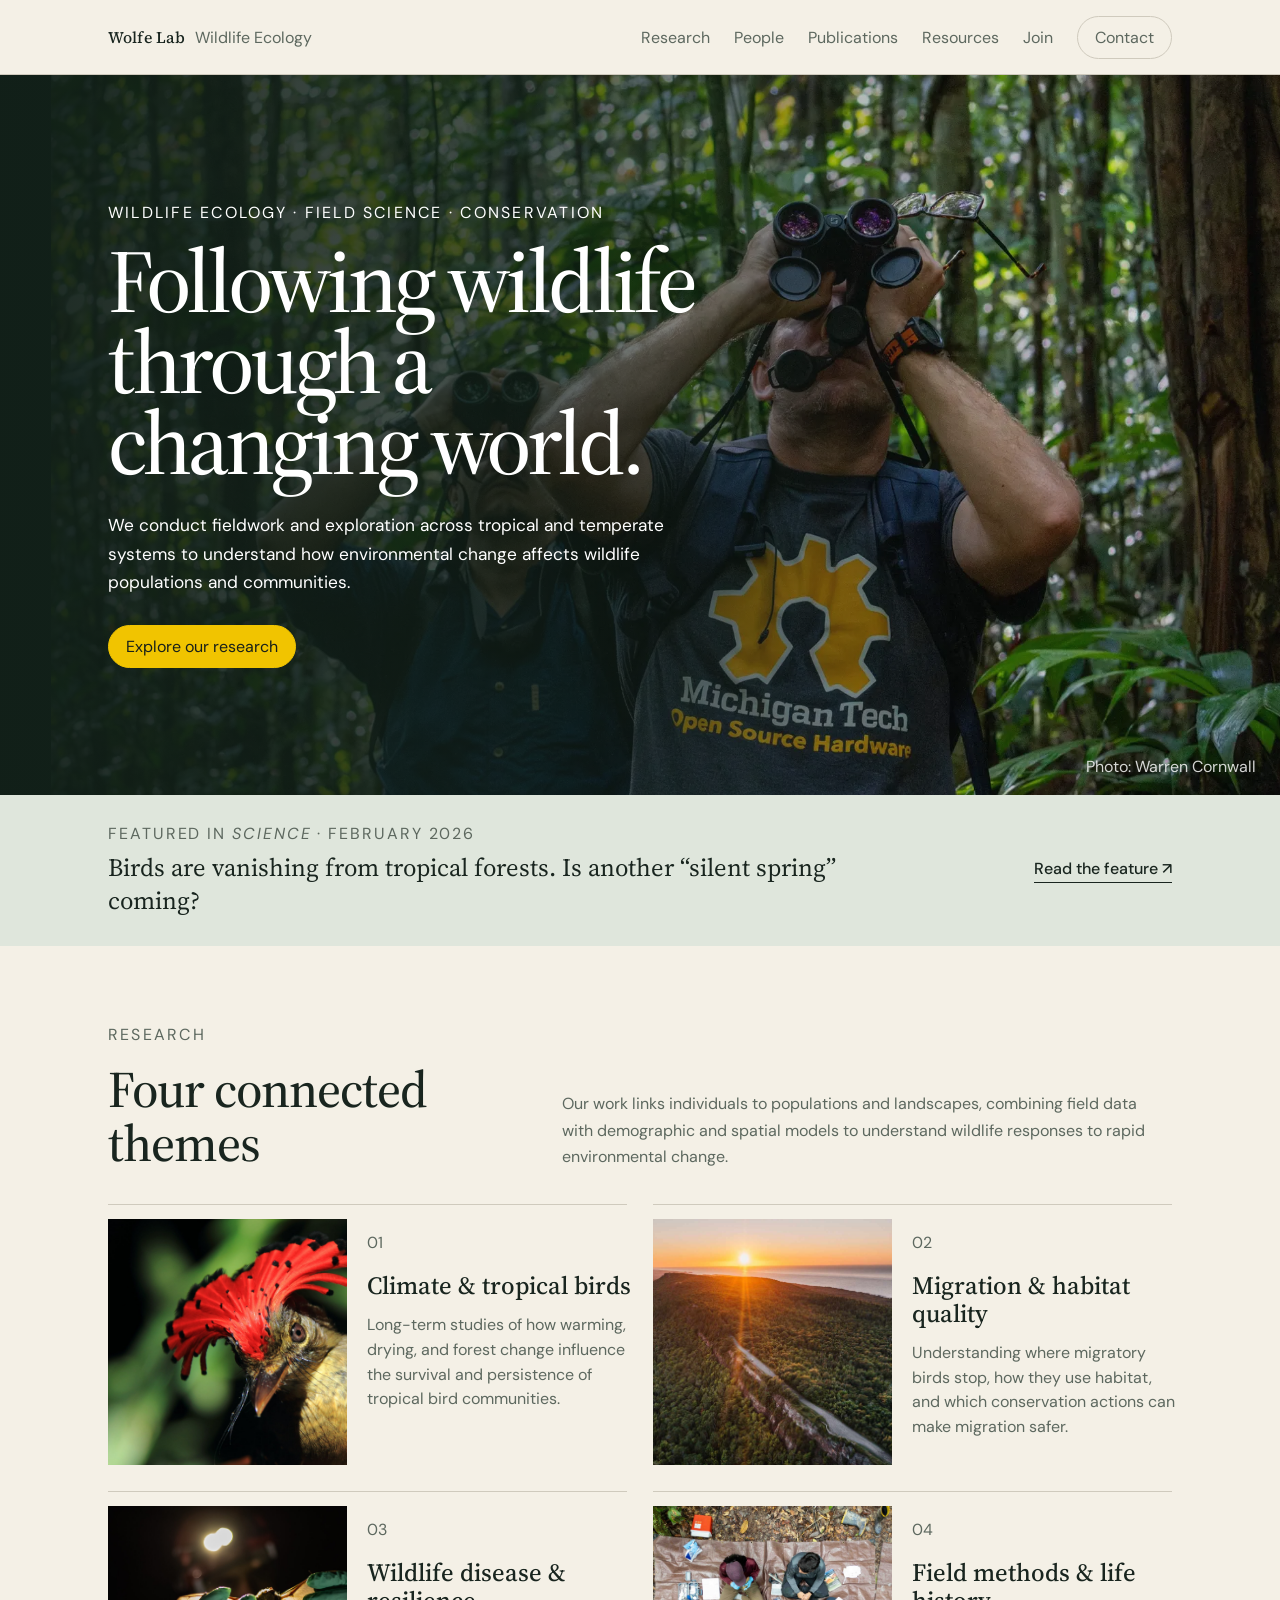
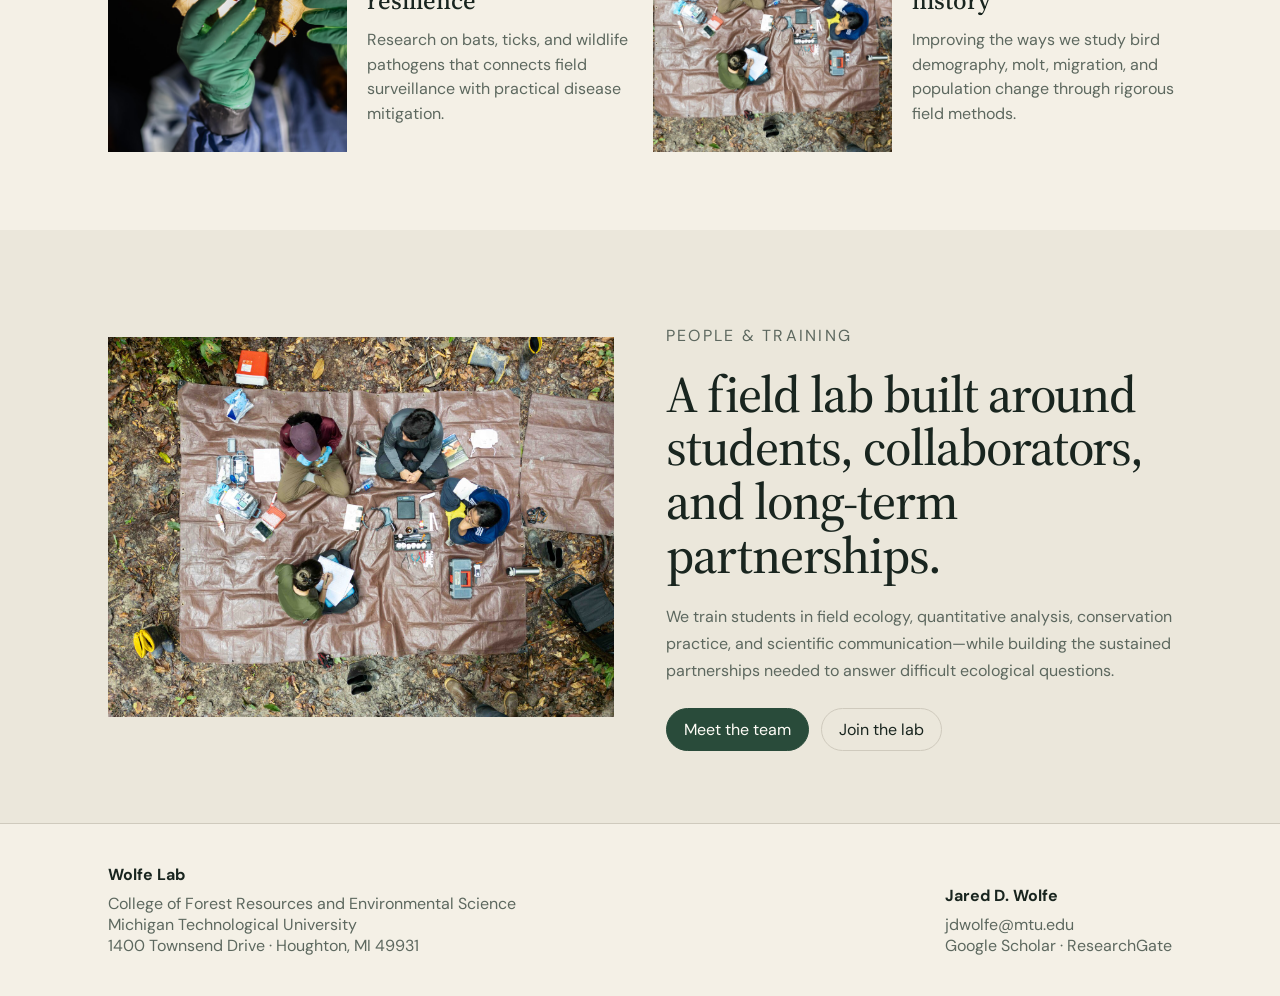
<file: index.html>
<!doctype html>
<html lang="en">
<head>
<meta charset="utf-8">
<meta name="viewport" content="width=device-width, initial-scale=1">
<meta name="description" content="Draft homepage for the Wolfe Lab at Michigan Technological University">
<title>Wolfe Lab — Wildlife Ecology</title>
<link rel="stylesheet" href="/assets/mobile-nav.css">
<script src="/assets/mobile-nav.js" defer></script>
<style>
:root {
  --background: #f4f0e6;
  --foreground: #19251f;
  --card: #fffdf7;
  --card-foreground: #19251f;
  --primary: #294b3a;
  --primary-foreground: #fffdf7;
  --secondary: #dfe6dc;
  --secondary-foreground: #19251f;
  --muted: #ebe7db;
  --muted-foreground: #5d685f;
  --accent: #f1c400;
  --accent-foreground: #182019;
  --border: #cfcabd;
}
body { margin: 0; background: var(--background); }
.btn { display: inline-flex; align-items: center; justify-content: center; padding: 10px 17px; border: 1px solid var(--border); border-radius: 999px; font: inherit; }
.btn-primary { background: var(--primary); color: var(--primary-foreground) !important; border-color: var(--primary); }
</style>
</head>
<body>
<style>
  @import url('https://fonts.googleapis.com/css2?family=DM+Sans:wght@400;500&family=Source+Serif+4:opsz,wght@8..60,400;8..60,500&display=swap');
  #wolfe-home-draft {
    --font-size-base: 15px;
    color: var(--foreground);
    background: var(--background);
    font-family: "DM Sans", sans-serif;
    overflow: hidden;
  }
  #wolfe-home-draft * { box-sizing: border-box; }
  #wolfe-home-draft h1,
  #wolfe-home-draft h2,
  #wolfe-home-draft h3 { font-family: "Source Serif 4", serif; font-weight: 500; margin: 0; }
  #wolfe-home-draft p { margin: 0; }
  #wolfe-home-draft a { color: inherit; text-decoration: none; }
  #wolfe-home-draft .shell { width: min(100%, 1120px); margin: 0 auto; padding-inline: 28px; }
  #wolfe-home-draft .topbar { border-bottom: 1px solid var(--border); }
  #wolfe-home-draft .nav { min-height: 74px; display: flex; align-items: center; justify-content: space-between; gap: 20px; }
  #wolfe-home-draft .brand { display: flex; align-items: baseline; gap: 10px; }
  #wolfe-home-draft .brand strong { font-family: "Source Serif 4", serif; font-weight: 500; letter-spacing: .01em; }
  #wolfe-home-draft .brand span { color: var(--muted-foreground); }
  #wolfe-home-draft .links { display: flex; align-items: center; gap: 24px; color: var(--muted-foreground); }
  #wolfe-home-draft .hero { min-height: 720px; display: flex; align-items: center; position: relative; isolation: isolate; color: #fff; background-color: #17271f; background-image: linear-gradient(90deg, rgba(17,31,24,.96) 0%, rgba(17,31,24,.76) 40%, rgba(17,31,24,.16) 76%), url('assets/images/hero-amazon-birding-warren-cornwall.webp'); background-repeat: no-repeat; background-size: 100% 100%, 96% auto; background-position: center, right 60%; --primary: var(--accent); --primary-foreground: var(--accent-foreground); }
  #wolfe-home-draft .hero-inner { width: min(100%, 1120px); margin: 0 auto; padding: 72px 28px; }
  #wolfe-home-draft .hero-copy { max-width: 590px; }
  #wolfe-home-draft .eyebrow { color: var(--muted-foreground); letter-spacing: .14em; text-transform: uppercase; margin-bottom: 18px; }
  #wolfe-home-draft h1 { max-width: 690px; font-size: clamp(3.2rem, 7vw, 6.3rem); line-height: .9; letter-spacing: -.045em; }
  #wolfe-home-draft .lede { max-width: 570px; margin-top: 28px; color: inherit; font-size: 1.08rem; line-height: 1.65; }
  #wolfe-home-draft .hero-actions { display: flex; flex-wrap: wrap; gap: 12px; margin-top: 28px; }
  #wolfe-home-draft .hero h1,
  #wolfe-home-draft .hero .eyebrow,
  #wolfe-home-draft .hero .lede { color: #fff !important; }
  #wolfe-home-draft .hero-credit { position: absolute; right: 24px; bottom: 18px; color: #fff !important; opacity: .82; }
  #wolfe-home-draft .band { background: var(--secondary); color: var(--secondary-foreground); padding-block: 28px; }
  #wolfe-home-draft .band-inner { display: grid; grid-template-columns: minmax(0, 1fr) auto; align-items: center; gap: 38px; }
  #wolfe-home-draft .feature-kicker { margin-bottom: 7px; color: var(--muted-foreground); letter-spacing: .12em; text-transform: uppercase; }
  #wolfe-home-draft .band-copy { max-width: 820px; font-family: "Source Serif 4", serif; font-size: clamp(1.2rem, 2vw, 1.55rem); line-height: 1.35; }
  #wolfe-home-draft .feature-link { white-space: nowrap; font-weight: 500; border-bottom: 1px solid currentColor; padding-bottom: 3px; }
  #wolfe-home-draft .section { padding-block: 78px; }
  #wolfe-home-draft .section-head { display: grid; grid-template-columns: .8fr 1.2fr; gap: 48px; margin-bottom: 34px; align-items: end; }
  #wolfe-home-draft h2 { font-size: clamp(2rem, 4vw, 3.35rem); line-height: 1.05; letter-spacing: -.02em; }
  #wolfe-home-draft .section-intro { color: var(--muted-foreground); line-height: 1.65; max-width: 650px; }
  #wolfe-home-draft .themes { display: grid; grid-template-columns: repeat(2, minmax(0, 1fr)); gap: 26px; }
  #wolfe-home-draft .theme { display: grid; grid-template-columns: 46% 54%; min-height: 260px; border-top: 1px solid var(--border); padding-top: 14px; gap: 20px; }
  #wolfe-home-draft .theme img { width: 100%; height: 246px; object-fit: cover; }
  #wolfe-home-draft .theme:nth-child(1) img { object-position: 45% 50%; }
  #wolfe-home-draft .theme:nth-child(2) img { object-position: 50% 46%; }
  #wolfe-home-draft .theme:nth-child(3) img { object-position: 52% 50%; }
  #wolfe-home-draft .theme:nth-child(4) img { object-position: 50% 50%; }
  #wolfe-home-draft .theme-copy { padding: 12px 12px 0 0; }
  #wolfe-home-draft .number { color: var(--muted-foreground); margin-bottom: 16px; }
  #wolfe-home-draft h3 { font-size: 1.55rem; line-height: 1.12; margin-bottom: 13px; }
  #wolfe-home-draft .theme p { color: var(--muted-foreground); line-height: 1.55; }
  #wolfe-home-draft .training { background: var(--muted); color: var(--foreground); padding-block: 72px; }
  #wolfe-home-draft .training-grid { display: grid; grid-template-columns: 1fr 1fr; gap: 52px; align-items: center; }
  #wolfe-home-draft .training img { width: 100%; aspect-ratio: 4 / 3; object-fit: cover; }
  #wolfe-home-draft .training-copy p { margin-top: 20px; color: var(--muted-foreground); line-height: 1.7; }
  #wolfe-home-draft .training-copy .hero-actions { margin-top: 24px; }
  #wolfe-home-draft .footer { padding-block: 40px; border-top: 1px solid var(--border); }
  #wolfe-home-draft .footer-grid { display: grid; grid-template-columns: 1fr auto; gap: 24px; align-items: end; }
  #wolfe-home-draft .footer p { color: var(--muted-foreground); margin-top: 8px; }
  @media (max-width: 760px) {
    #wolfe-home-draft .shell { padding-inline: 18px; }
    #wolfe-home-draft .links a:not(.btn) { display: none; }
    #wolfe-home-draft .hero { min-height: 670px; background-size: 100% 100%, auto 96%; background-position: center, 58% 50%; }
    #wolfe-home-draft .hero-inner { padding: 56px 18px 92px; }
    #wolfe-home-draft .hero-copy { max-width: 520px; }
    #wolfe-home-draft .hero-credit { left: 18px; right: auto; bottom: 15px; }
    #wolfe-home-draft .band-inner, #wolfe-home-draft .section-head, #wolfe-home-draft .training-grid, #wolfe-home-draft .footer-grid { grid-template-columns: 1fr; display: grid; }
    #wolfe-home-draft .feature-link { justify-self: start; }
    #wolfe-home-draft .themes { grid-template-columns: 1fr; }
  }
  @media (max-width: 470px) {
    #wolfe-home-draft .theme { grid-template-columns: 1fr; }
    #wolfe-home-draft .theme img { height: 210px; }
  }
</style>

<main id="wolfe-home-draft">
  <header class="topbar">
    <div class="shell nav">
      <a class="brand" href="index.html"><strong>Wolfe Lab</strong><span>Wildlife Ecology</span></a>
      <button class="site-menu-toggle" type="button" aria-expanded="false" aria-controls="primary-menu">
        <span class="site-menu-icon" aria-hidden="true">☰</span><span class="site-menu-label">Menu</span>
      </button>
      <nav class="links" id="primary-menu" aria-label="Primary navigation">
        <a href="research.html">Research</a>
        <a href="people.html">People</a>
        <a href="publications.html">Publications</a>
        <a href="/resources/">Resources</a>
        <a href="opportunities.html">Join</a>
        <a class="btn" href="mailto:jdwolfe@mtu.edu">Contact</a>
      </nav>
    </div>
  </header>

  <section class="hero" aria-label="Two field researchers using binoculars in an Amazonian forest">
    <div class="hero-inner">
      <div class="hero-copy">
        <p class="eyebrow text-small">Wildlife ecology · field science · conservation</p>
        <h1>Following wildlife through a changing world.</h1>
        <p class="lede">We conduct fieldwork and exploration across tropical and temperate systems to understand how environmental change affects wildlife populations and communities.</p>
        <div class="hero-actions">
          <a class="btn btn-primary" href="research.html">Explore our research</a>
        </div>
      </div>
    </div>
    <p class="hero-credit text-small">Photo: Warren Cornwall</p>
  </section>

  <section class="band">
    <div class="shell band-inner">
      <div>
        <p class="feature-kicker text-small">Featured in <em>Science</em> · February 2026</p>
        <p class="band-copy">Birds are vanishing from tropical forests. Is another “silent spring” coming?</p>
      </div>
      <a class="feature-link" href="https://www.science.org/content/article/birds-are-vanishing-tropical-forests-another-silent-spring-coming" target="_blank" rel="noopener">Read the feature ↗</a>
    </div>
  </section>

  <section class="shell section" id="research">
    <div class="section-head">
      <div><p class="eyebrow text-small">Research</p><h2>Four connected themes</h2></div>
      <p class="section-intro">Our work links individuals to populations and landscapes, combining field data with demographic and spatial models to understand wildlife responses to rapid environmental change.</p>
    </div>
    <div class="themes">
      <article class="theme">
        <img src="assets/images/research-climate-tropical-birds.jpg" alt="Amazonian Royal Flycatcher displaying its red and black crown">
        <div class="theme-copy"><p class="number text-small">01</p><h3>Climate &amp; tropical birds</h3><p>Long-term studies of how warming, drying, and forest change influence the survival and persistence of tropical bird communities.</p></div>
      </article>
      <article class="theme">
        <img src="assets/images/research-migration-keweenaw.jpg" alt="Aerial view of forested Keweenaw Peninsula along Lake Superior at sunset">
        <div class="theme-copy"><p class="number text-small">02</p><h3>Migration &amp; habitat quality</h3><p>Understanding where migratory birds stop, how they use habitat, and which conservation actions can make migration safer.</p></div>
      </article>
      <article class="theme">
        <img src="assets/images/research-wildlife-disease-bat.jpg" alt="Researcher examining a bat in a mine during winter fieldwork">
        <div class="theme-copy"><p class="number text-small">03</p><h3>Wildlife disease &amp; resilience</h3><p>Research on bats, ticks, and wildlife pathogens that connects field surveillance with practical disease mitigation.</p></div>
      </article>
      <article class="theme">
        <img src="assets/images/research-field-methods-team.jpg" alt="Field team processing birds around a work tarp viewed from above">
        <div class="theme-copy"><p class="number text-small">04</p><h3>Field methods &amp; life history</h3><p>Improving the ways we study bird demography, molt, migration, and population change through rigorous field methods.</p></div>
      </article>
    </div>
  </section>

  <section class="training" id="people">
    <div class="shell training-grid">
      <img src="assets/images/people-training-field-station.jpg" alt="Students and researchers working together at a forest field station">
      <div class="training-copy">
        <p class="eyebrow text-small">People &amp; training</p>
        <h2>A field lab built around students, collaborators, and long-term partnerships.</h2>
        <p>We train students in field ecology, quantitative analysis, conservation practice, and scientific communication—while building the sustained partnerships needed to answer difficult ecological questions.</p>
        <div class="hero-actions"><a class="btn btn-primary" href="people.html">Meet the team</a><a class="btn" href="opportunities.html">Join the lab</a></div>
      </div>
    </div>
  </section>

  <footer class="footer">
    <div class="shell footer-grid">
      <div><strong>Wolfe Lab</strong><p>College of Forest Resources and Environmental Science<br>Michigan Technological University<br>1400 Townsend Drive · Houghton, MI 49931</p></div>
      <div><strong>Jared D. Wolfe</strong><p><a href="mailto:jdwolfe@mtu.edu">jdwolfe@mtu.edu</a><br><a href="https://scholar.google.com/citations?user=y9RgxvQAAAAJ">Google Scholar</a> · <a href="https://www.researchgate.net/profile/Jared-Wolfe">ResearchGate</a></p></div>
    </div>
  </footer>
</main>

</body>
</html>
</file>
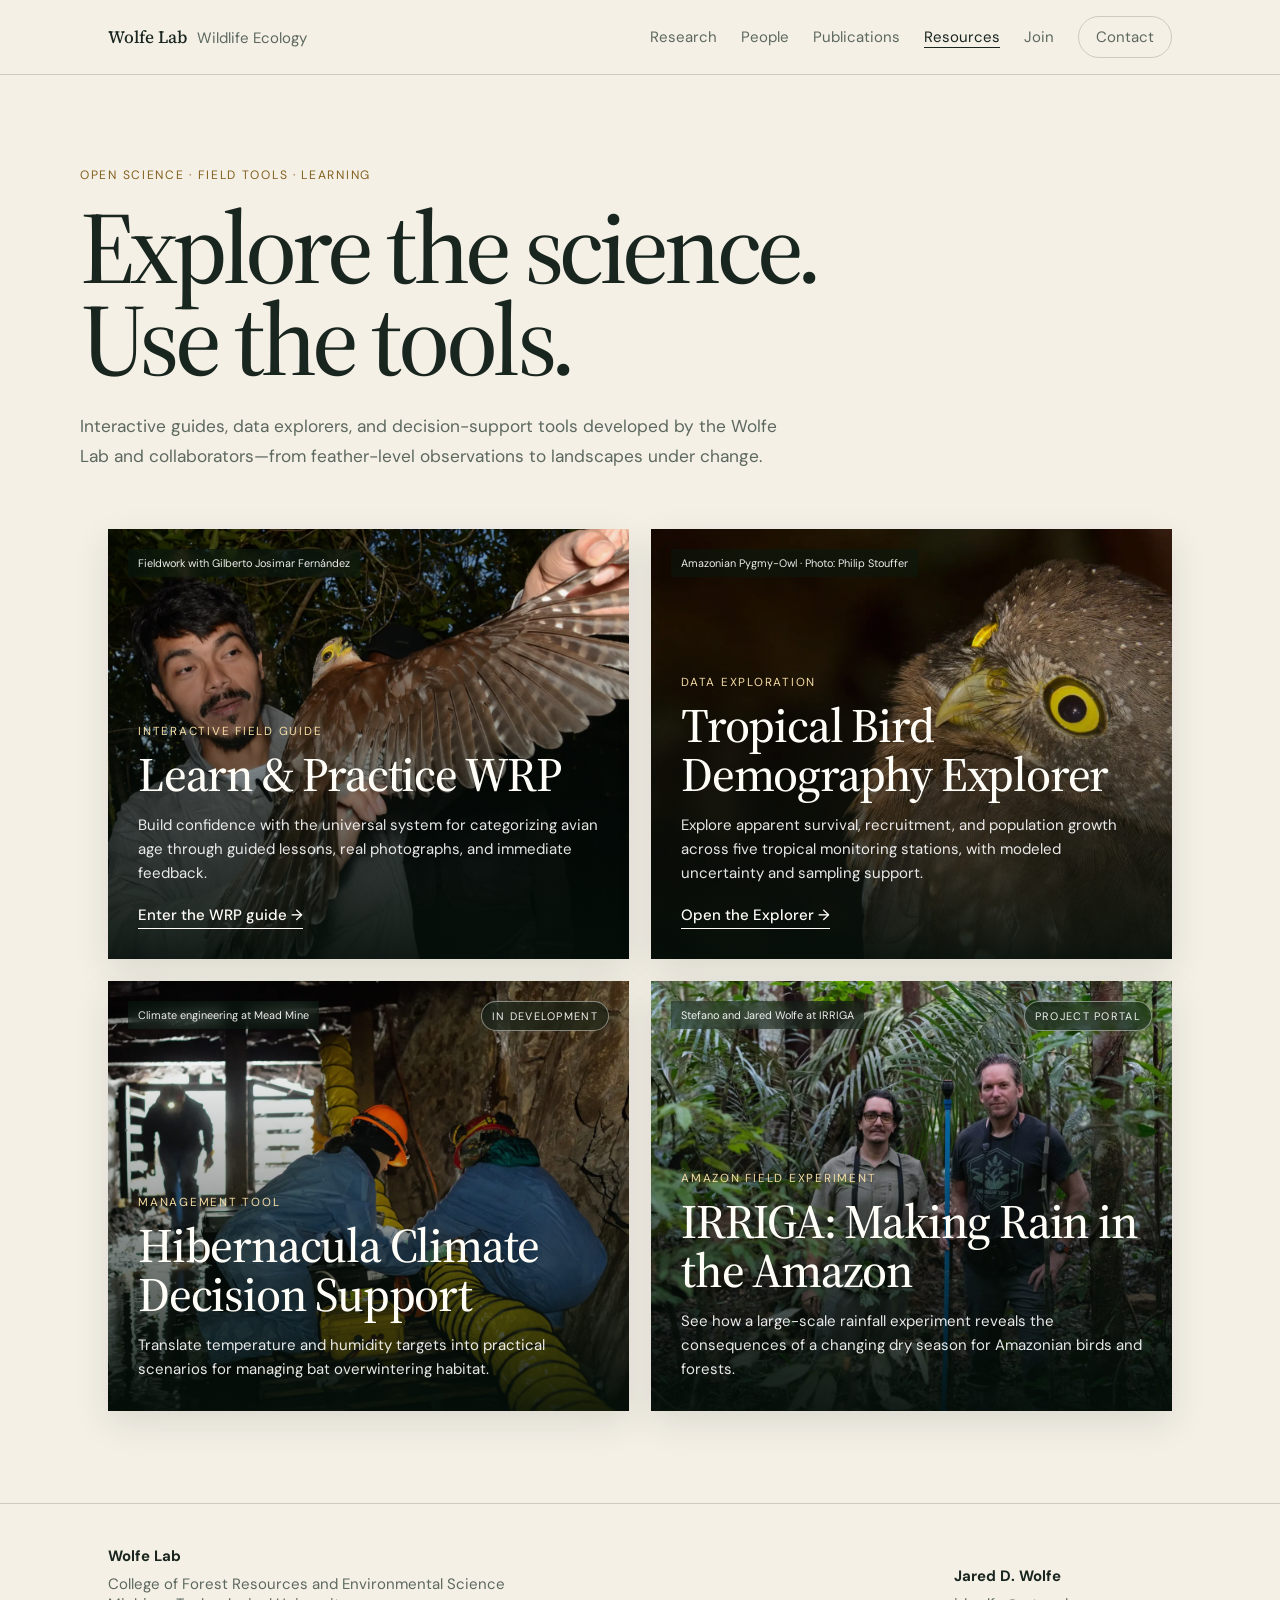
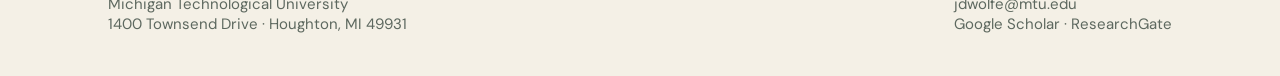
<file: resources/index.html>
<!doctype html>
<html lang="en">
<head>
<meta charset="utf-8">
<meta name="viewport" content="width=device-width,initial-scale=1">
<meta name="description" content="Interactive guides, data explorers, and decision-support tools from the Wolfe Lab">
<title>Resources — Wolfe Lab</title>
<link rel="stylesheet" href="/assets/mobile-nav.css">
<script src="/assets/mobile-nav.js" defer></script>
<style>
@import url('https://fonts.googleapis.com/css2?family=DM+Sans:wght@400;500&family=Source+Serif+4:opsz,wght@8..60,400;8..60,500&display=swap');
:root{--paper:#f4f0e6;--ink:#19251f;--white:#fffdf7;--green:#294b3a;--muted:#5d685f;--line:#cfcabd;--yellow:#f1c400}*{box-sizing:border-box}body{margin:0;background:var(--paper);color:var(--ink);font:15px "DM Sans",sans-serif}a{color:inherit;text-decoration:none}p,h1,h2{margin:0}h1,h2{font-family:"Source Serif 4",serif;font-weight:500}.shell{width:min(100%,1120px);margin:auto;padding-inline:28px}.topbar{border-bottom:1px solid var(--line)}.nav{min-height:74px;display:flex;align-items:center;justify-content:space-between;gap:20px}.brand{display:flex;align-items:baseline;gap:10px}.brand strong{font-family:"Source Serif 4",serif;font-size:1.08rem;font-weight:500}.brand span,.links{color:var(--muted)}.links{display:flex;align-items:center;gap:24px}.links .active{color:var(--ink);border-bottom:1px solid}.btn{display:inline-flex;align-items:center;justify-content:center;padding:10px 17px;border:1px solid var(--line);border-radius:999px}.hero{padding:92px 0 58px}.eyebrow{color:#846020;font-size:.76rem;letter-spacing:.14em;text-transform:uppercase}.hero h1{max-width:920px;margin-top:18px;font-size:clamp(3.5rem,8vw,6.6rem);line-height:.9;letter-spacing:-.045em}.intro{max-width:700px;margin-top:27px;color:var(--muted);font-size:1.08rem;line-height:1.7}.grid{display:grid;grid-template-columns:repeat(2,minmax(0,1fr));gap:22px;padding-bottom:92px}.card{position:relative;height:430px;overflow:hidden;background:var(--green);color:var(--white);isolation:isolate;box-shadow:0 12px 34px rgba(25,37,31,.11)}.card img{position:absolute;inset:0;width:100%;height:100%;object-fit:cover;transition:transform .5s ease,filter .5s ease}.card:after{content:"";position:absolute;inset:0;z-index:1;background:linear-gradient(180deg,rgba(4,14,9,.03) 18%,rgba(4,14,9,.92) 100%)}.card:hover img{transform:scale(1.025);filter:saturate(1.06)}.card:focus-visible{outline:3px solid #005fcc;outline-offset:4px}.content{position:absolute;inset:auto 0 0;z-index:2;padding:30px}.kicker{margin-bottom:11px;color:#f5dda5;font-size:.73rem;letter-spacing:.15em;text-transform:uppercase}.card h2{font-size:clamp(2rem,4vw,3rem);line-height:1.02;letter-spacing:-.025em}.card-copy{max-width:510px;margin-top:14px;color:rgba(255,255,255,.9);line-height:1.6}.cta{display:inline-block;margin-top:20px;padding-bottom:3px;border-bottom:1px solid;font-weight:500}.badge,.credit{position:absolute;top:20px;z-index:3;padding:7px 10px;background:rgba(8,26,17,.5);backdrop-filter:blur(8px);color:rgba(255,255,255,.92);font-size:.68rem}.badge{right:20px;border:1px solid rgba(255,255,255,.45);border-radius:999px;letter-spacing:.12em;text-transform:uppercase}.credit{left:20px}.wrp img{object-position:61% center}.demography img{object-position:center 48%}.hibernacula img{object-position:center 48%}.irriga img{object-position:center 45%}.footer{padding:42px 0;border-top:1px solid var(--line)}.footer-grid{display:flex;justify-content:space-between;align-items:end;gap:24px}.footer p{margin-top:8px;color:var(--muted)}
@media(max-width:760px){.shell{padding-inline:18px}.links{gap:12px}.links a:not(.btn){display:none}.hero{padding:68px 0 44px}.hero h1{font-size:clamp(3rem,16vw,5rem)}.grid{grid-template-columns:1fr}.card{height:430px}.content{padding:25px}.footer-grid{display:grid}}
</style>
</head>
<body>
<header class="topbar"><div class="shell nav"><a class="brand" href="/"><strong>Wolfe Lab</strong><span>Wildlife Ecology</span></a><button class="site-menu-toggle" type="button" aria-expanded="false" aria-controls="primary-menu"><span class="site-menu-icon" aria-hidden="true">☰</span><span class="site-menu-label">Menu</span></button><nav class="links" id="primary-menu" aria-label="Primary navigation"><a href="/research.html">Research</a><a href="/people.html">People</a><a href="/publications.html">Publications</a><a class="active" aria-current="page" href="/resources/">Resources</a><a href="/opportunities.html">Join</a><a class="btn" href="mailto:jdwolfe@mtu.edu">Contact</a></nav></div></header>
<main><section class="shell hero"><p class="eyebrow">Open science · Field tools · Learning</p><h1>Explore the science.<br>Use the tools.</h1><p class="intro">Interactive guides, data explorers, and decision-support tools developed by the Wolfe Lab and collaborators—from feather-level observations to landscapes under change.</p></section>
<section class="shell grid" aria-label="Wolfe Lab resources">
<a class="card wrp" href="/wrp/"><img src="../assets/images/resources-wrp-gilberto.webp" alt="Gilberto Josimar Fernández examining the outstretched wing of a tropical bird"><span class="credit">Fieldwork with Gilberto Josimar Fernández</span><div class="content"><p class="kicker">Interactive field guide</p><h2>Learn &amp; Practice WRP</h2><p class="card-copy">Build confidence with the universal system for categorizing avian age through guided lessons, real photographs, and immediate feedback.</p><span class="cta">Enter the WRP guide →</span></div></a>
<a class="card demography" href="/resources/tropical-bird-demography/"><img src="../assets/images/resources-demography-owl.webp" alt="Amazonian Pygmy-Owl photographed during tropical bird research"><span class="credit">Amazonian Pygmy-Owl · Photo: Philip Stouffer</span><div class="content"><p class="kicker">Data exploration</p><h2>Tropical Bird Demography Explorer</h2><p class="card-copy">Explore apparent survival, recruitment, and population growth across five tropical monitoring stations, with modeled uncertainty and sampling support.</p><span class="cta">Open the Explorer →</span></div></a>
<article class="card hibernacula"><img src="../assets/images/resources-hibernacula-mead-mine.webp" alt="Mine engineering work supporting hibernacula climate management"><span class="credit">Climate engineering at Mead Mine</span><span class="badge">In development</span><div class="content"><p class="kicker">Management tool</p><h2>Hibernacula Climate Decision Support</h2><p class="card-copy">Translate temperature and humidity targets into practical scenarios for managing bat overwintering habitat.</p></div></article>
<article class="card irriga"><img src="../assets/images/resources-irriga-stefano-jared.webp" alt="Stefano and Jared Wolfe standing together at the IRRIGA field site in the Amazon"><span class="credit">Stefano and Jared Wolfe at IRRIGA</span><span class="badge">Project portal</span><div class="content"><p class="kicker">Amazon field experiment</p><h2>IRRIGA: Making Rain in the Amazon</h2><p class="card-copy">See how a large-scale rainfall experiment reveals the consequences of a changing dry season for Amazonian birds and forests.</p></div></article>
</section></main>
<footer class="footer"><div class="shell footer-grid"><div><strong>Wolfe Lab</strong><p>College of Forest Resources and Environmental Science<br>Michigan Technological University<br>1400 Townsend Drive · Houghton, MI 49931</p></div><div><strong>Jared D. Wolfe</strong><p><a href="mailto:jdwolfe@mtu.edu">jdwolfe@mtu.edu</a><br><a href="https://scholar.google.com/citations?user=y9RgxvQAAAAJ">Google Scholar</a> · <a href="https://www.researchgate.net/profile/Jared-Wolfe">ResearchGate</a></p></div></div></footer>
</body></html>
</file>
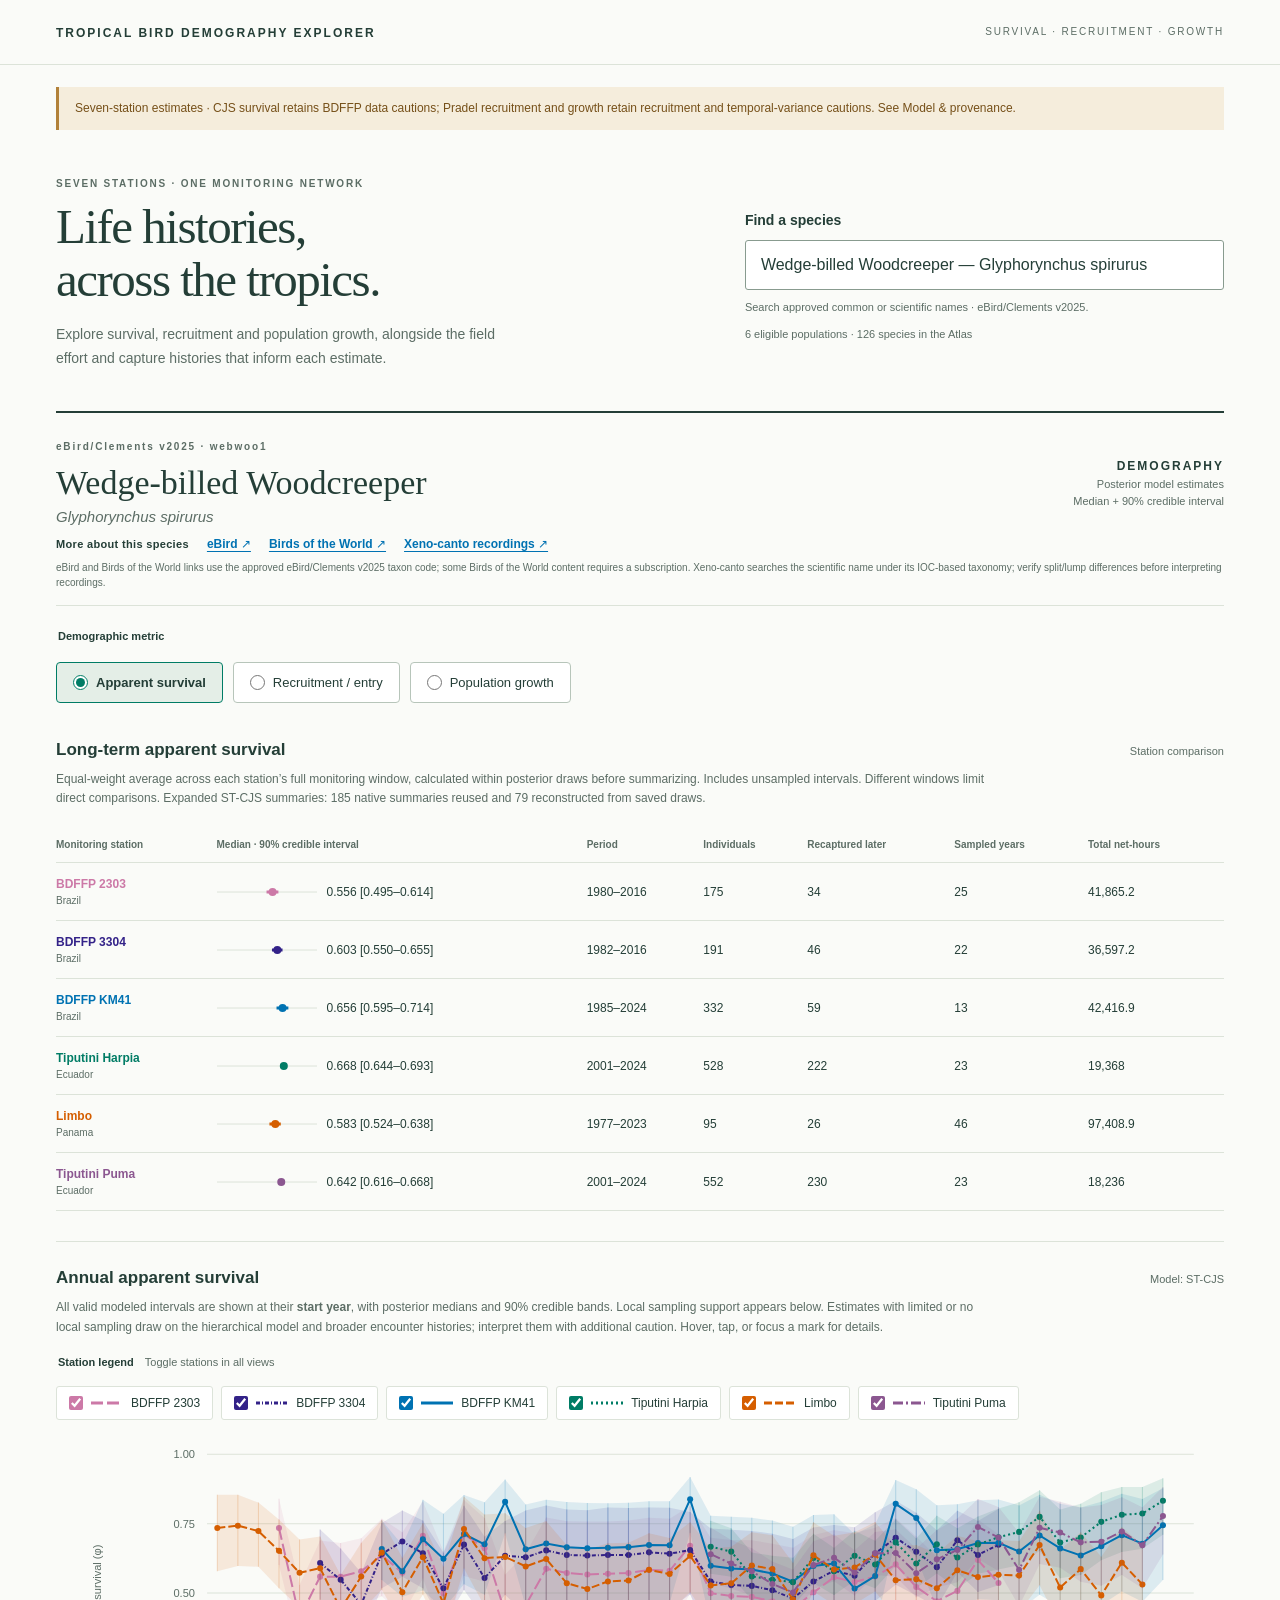
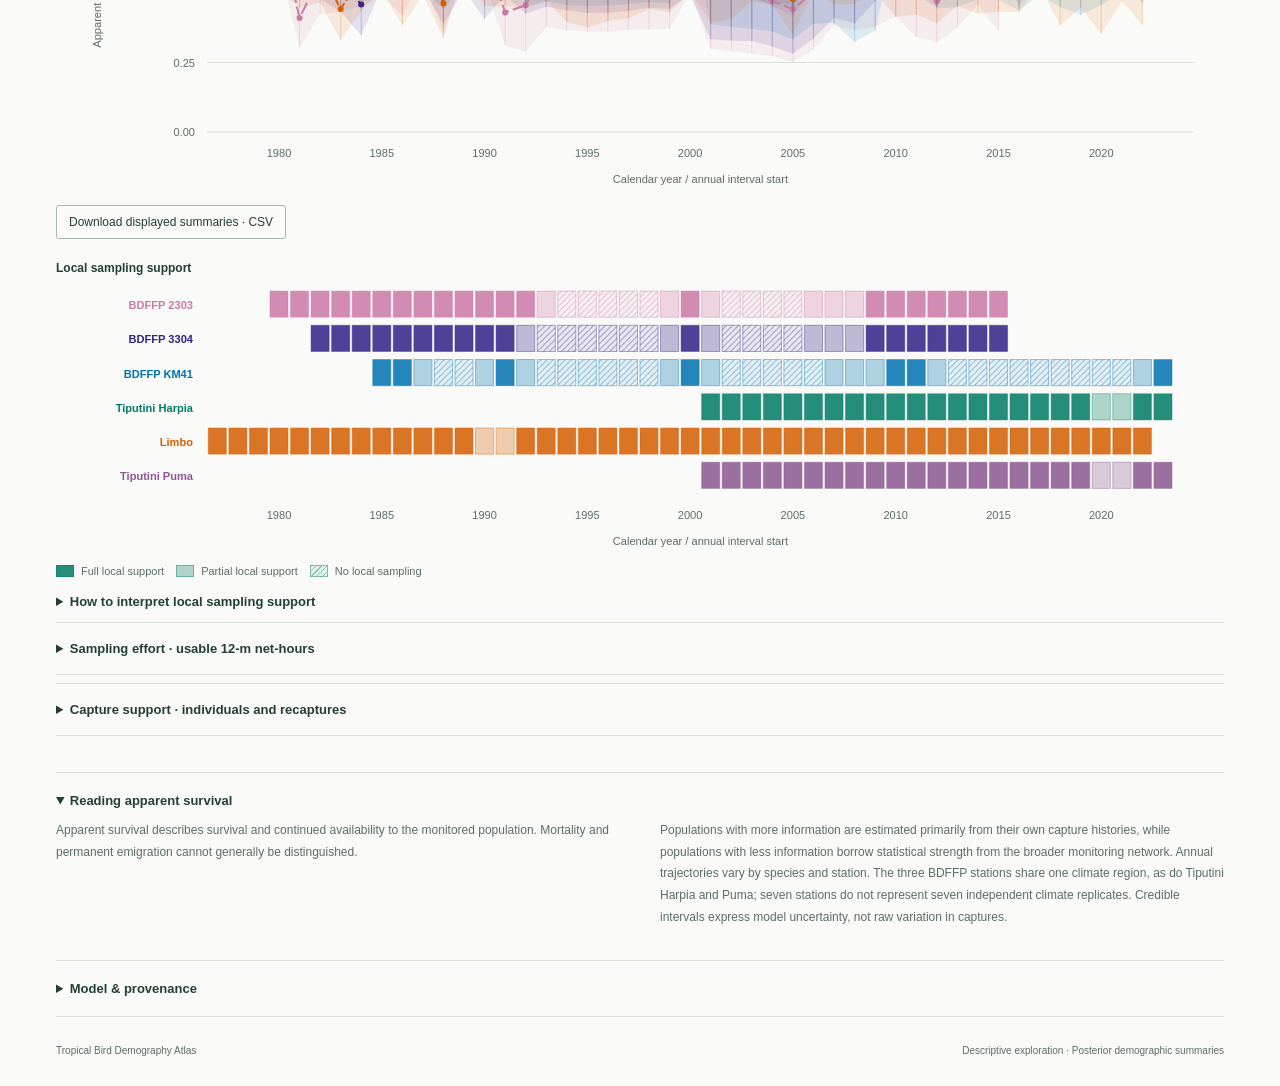
<file: resources/tropical-bird-demography/index.html>
<!doctype html>
<html lang="en">
<head>
  <meta charset="utf-8"><meta name="viewport" content="width=device-width,initial-scale=1">
  <meta name="description" content="Explore apparent survival, recruitment and population growth across seven tropical bird monitoring stations, with posterior uncertainty and sampling support.">
  <title>Tropical Bird Demography Explorer</title>
  <link rel="icon" href="./favicon.svg" type="image/svg+xml">
  <link rel="stylesheet" href="./style.css"><script type="module" src="./app.js?v=7stations-73481-73737-20261101r3"></script>
</head>
<body>
<header class="masthead"><div><span class="brand">TROPICAL BIRD DEMOGRAPHY EXPLORER</span><span class="edition">SURVIVAL · RECRUITMENT · GROWTH</span></div></header>
<main>
  <p class="review-notice" id="label-review">Seven-station estimates · CJS survival retains BDFFP data cautions; Pradel recruitment and growth retain recruitment and temporal-variance cautions. See Model &amp; provenance.</p>
  <section class="intro"><div><p class="eyebrow">SEVEN STATIONS · ONE MONITORING NETWORK</p><h1>Life histories,<br>across the tropics.</h1><p class="lede">Explore survival, recruitment and population growth, alongside the field effort and capture histories that inform each estimate.</p></div><div class="search-block"><label for="species-search">Find a species</label><input id="species-search" list="species-list" type="search" placeholder="Accepted scientific name" autocomplete="off" aria-describedby="search-help"><datalist id="species-list"></datalist><p id="search-help">Search approved common or scientific names · eBird/Clements v2025.</p><p id="status" role="status" aria-live="polite">Loading verified summaries…</p></div></section>
  <div id="explorer" hidden>
    <section class="species-heading"><div><p class="eyebrow" id="family"></p><h2 id="species-name"></h2><p id="scientific-name"></p></div><div class="model-note"><strong>DEMOGRAPHY</strong><span>Posterior model estimates</span><span>Median + 90% credible interval</span></div></section>
    <nav id="species-links" class="species-links" aria-label="External information about this species"></nav>

    <fieldset id="metric-selector"><legend>Demographic metric</legend><label class="metric-option"><input type="radio" name="demographic-metric" value="apparent_survival" checked>Apparent survival</label><label class="metric-option"><input type="radio" name="demographic-metric" value="recruitment_entry">Recruitment / entry</label><label class="metric-option"><input type="radio" name="demographic-metric" value="population_growth">Population growth</label></fieldset><section class="profile"><div class="section-title"><h3 id="long-title">Long-term apparent survival</h3><span>Station comparison</span></div><p id="long-caption" class="caption">Average annual apparent survival over each station’s full monitoring window. Different windows limit direct comparisons. Uncertainty is calculated from within-draw averages, including unsampled intervals.</p><div class="table-scroll"><table><thead><tr><th>Monitoring station</th><th>Median · 90% credible interval</th><th>Period</th><th>Individuals</th><th>Recaptured later</th><th>Sampled years</th><th>Total net-hours</th></tr></thead><tbody id="profile-body"></tbody></table></div></section>
    <section class="history"><div class="section-title"><h3 id="annual-title">Annual apparent survival</h3><span id="model-source">Model: ST-CJS</span></div><p class="caption">All valid modeled intervals are shown at their <strong>start year</strong>, with posterior medians and 90% credible bands. Local sampling support appears below. Estimates with limited or no local sampling draw on the hierarchical model and broader encounter histories; interpret them with additional caution. Hover, tap, or focus a mark for details.</p>    <fieldset id="station-toggles"><legend>Monitored populations <span>Choose stations to compare</span></legend></fieldset><p id="empty-stations" hidden>Select at least one monitoring station to view its history.</p><div class="plot-scroll"><div id="survival-chart" class="plot"></div></div><button id="download-csv" type="button">Download displayed summaries · CSV</button><h4 class="support-title">Local sampling support</h4><div class="plot-scroll"><div id="support-chart" class="plot"></div></div><div class="chart-key" aria-label="Sampling support legend"><span><i class="support-swatch full"></i>Full local support</span><span><i class="support-swatch partial"></i>Partial local support</span><span><i class="support-swatch none"></i>No local sampling</span></div><details class="support-help"><summary>How to interpret local sampling support</summary><p>Tile colors identify stations; intensity and hatching identify sampling support. Full means both adjacent occasions were sampled; partial means one was sampled; no local sampling means neither was sampled. Tiles are centered at the same interval start year as their survival estimates. These annotations do not measure posterior precision and never hide estimates. During occasions with no accepted effort, detection probability was fixed at zero. Demographic quantities remain estimated by their hierarchical model and broader encounter histories. Low-support Pradel intervals may rely heavily on hierarchical structure. All displayed values are posterior model estimates, including those with sampling at both endpoints.</p></details></section>
    <details class="aligned" id="effort-details"><summary>Sampling effort · usable 12-m net-hours</summary><p class="caption">Each bar represents accepted usable effort in a sampling year. Open circles on the baseline mean exactly 0 net-hours. All rows share the same effort scale and calendar axis as the demographic figure. The accepted inputs contain no missing effort values.</p><div class="plot-scroll"><div id="effort-chart" class="plot"></div></div></details>
    <details class="aligned" id="capture-details"><summary>Capture support · individuals and recaptures</summary><div class="section-title"><label class="metric-label" for="capture-metric"><select id="capture-metric"><option value="n_individuals">Individuals captured</option><option value="n_interannual_recaptures">Interannual recaptures</option></select></label></div><p class="caption">Darker cells indicate more individuals recorded; counts describe encounter support, not abundance. Interannual recaptures count individuals encountered that year who had been encountered in an earlier year.</p><div class="plot-scroll"><div id="capture-chart" class="plot"></div></div></details>
    <section class="methods"><details open><summary id="help-title">Reading apparent survival</summary><div class="methods-grid"><p id="metric-help">Apparent survival describes the probability that an individual survives and remains available to the monitored population between sampling occasions. Mortality and permanent emigration cannot generally be distinguished.</p><p>Populations with more information are estimated primarily from their own capture histories, while populations with less information borrow statistical strength from the broader monitoring network. Annual trajectories vary by species and station. The three BDFFP stations share one climate region, as do Tiputini Harpia and Puma; seven stations do not represent seven independent climate replicates. Credible intervals express model uncertainty, not raw variation in captures.</p></div></details><details id="provenance"><summary>Model & provenance</summary><div id="provenance-content"></div></details></section>
  </div>
</main>
<footer><span>Tropical Bird Demography Atlas</span><span>Descriptive exploration · Posterior demographic summaries</span></footer>
<div id="tooltip" role="tooltip" hidden></div>
</body></html>
</file>
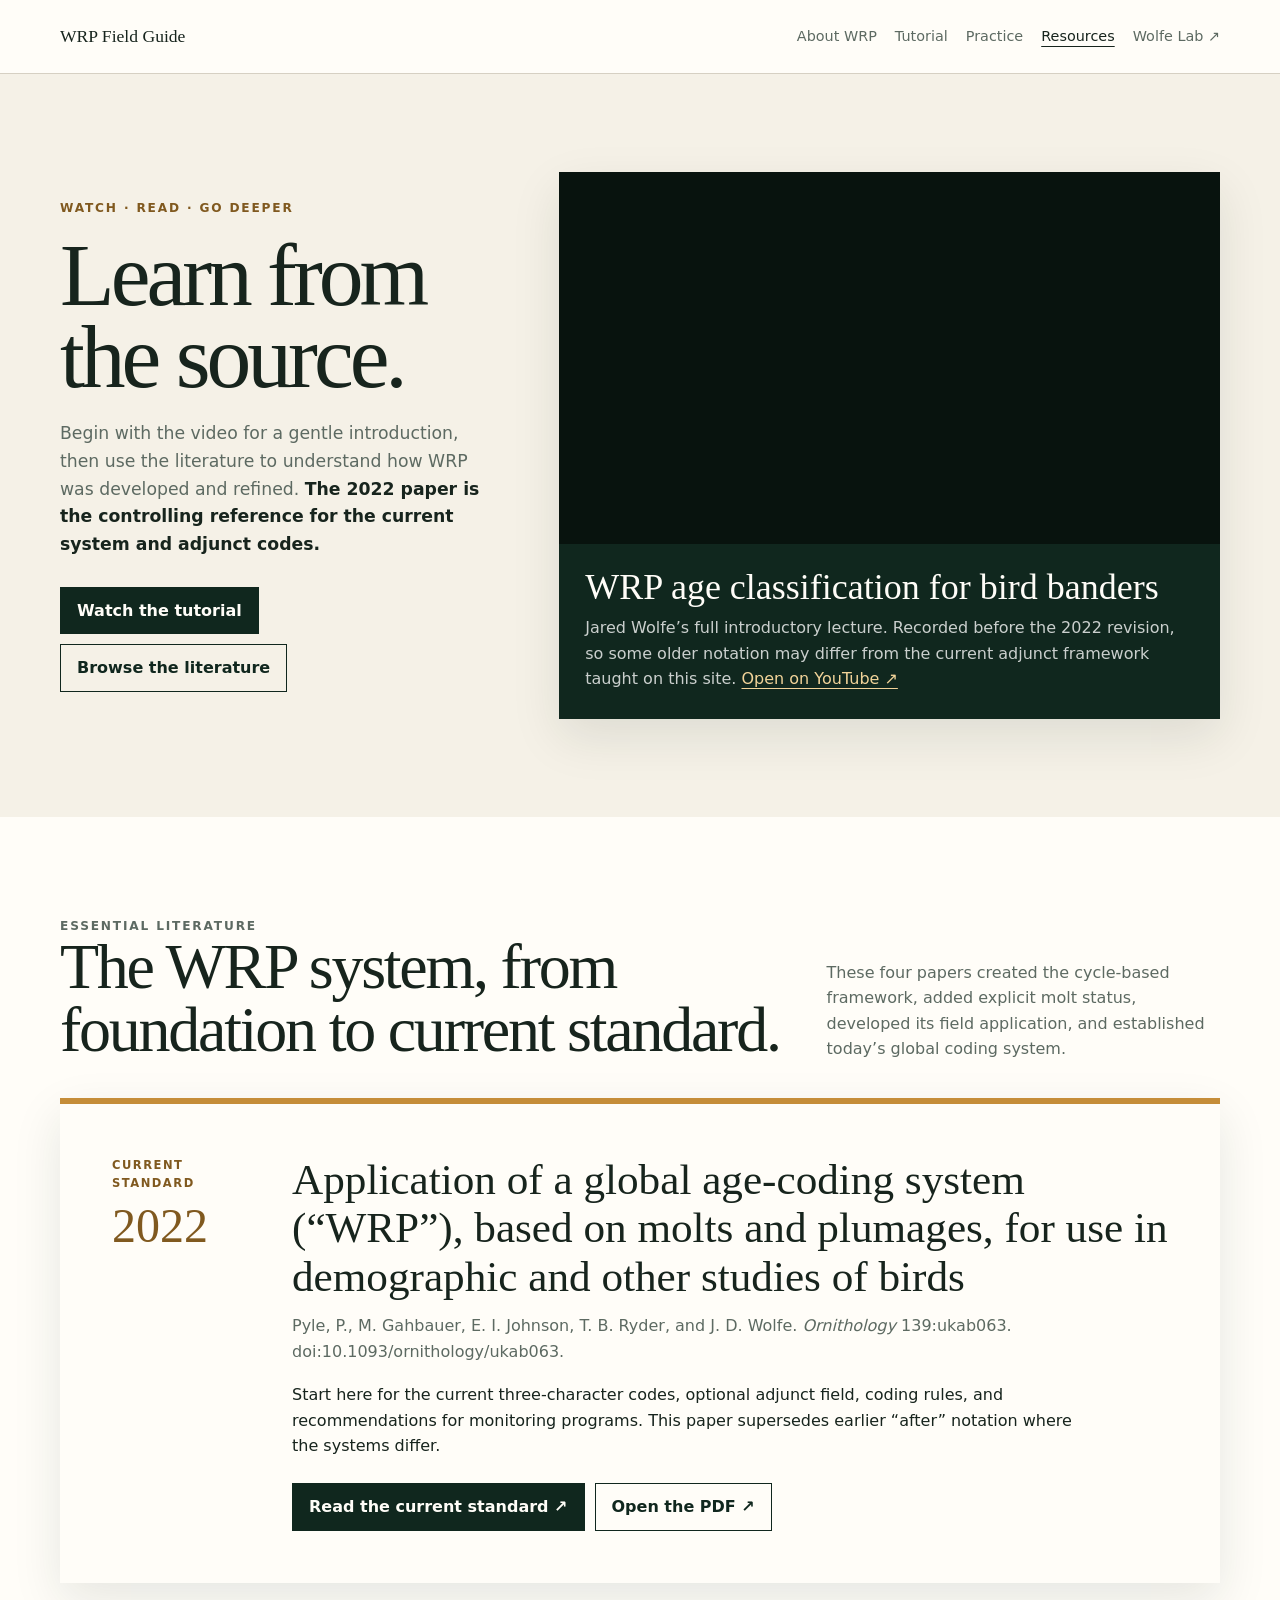
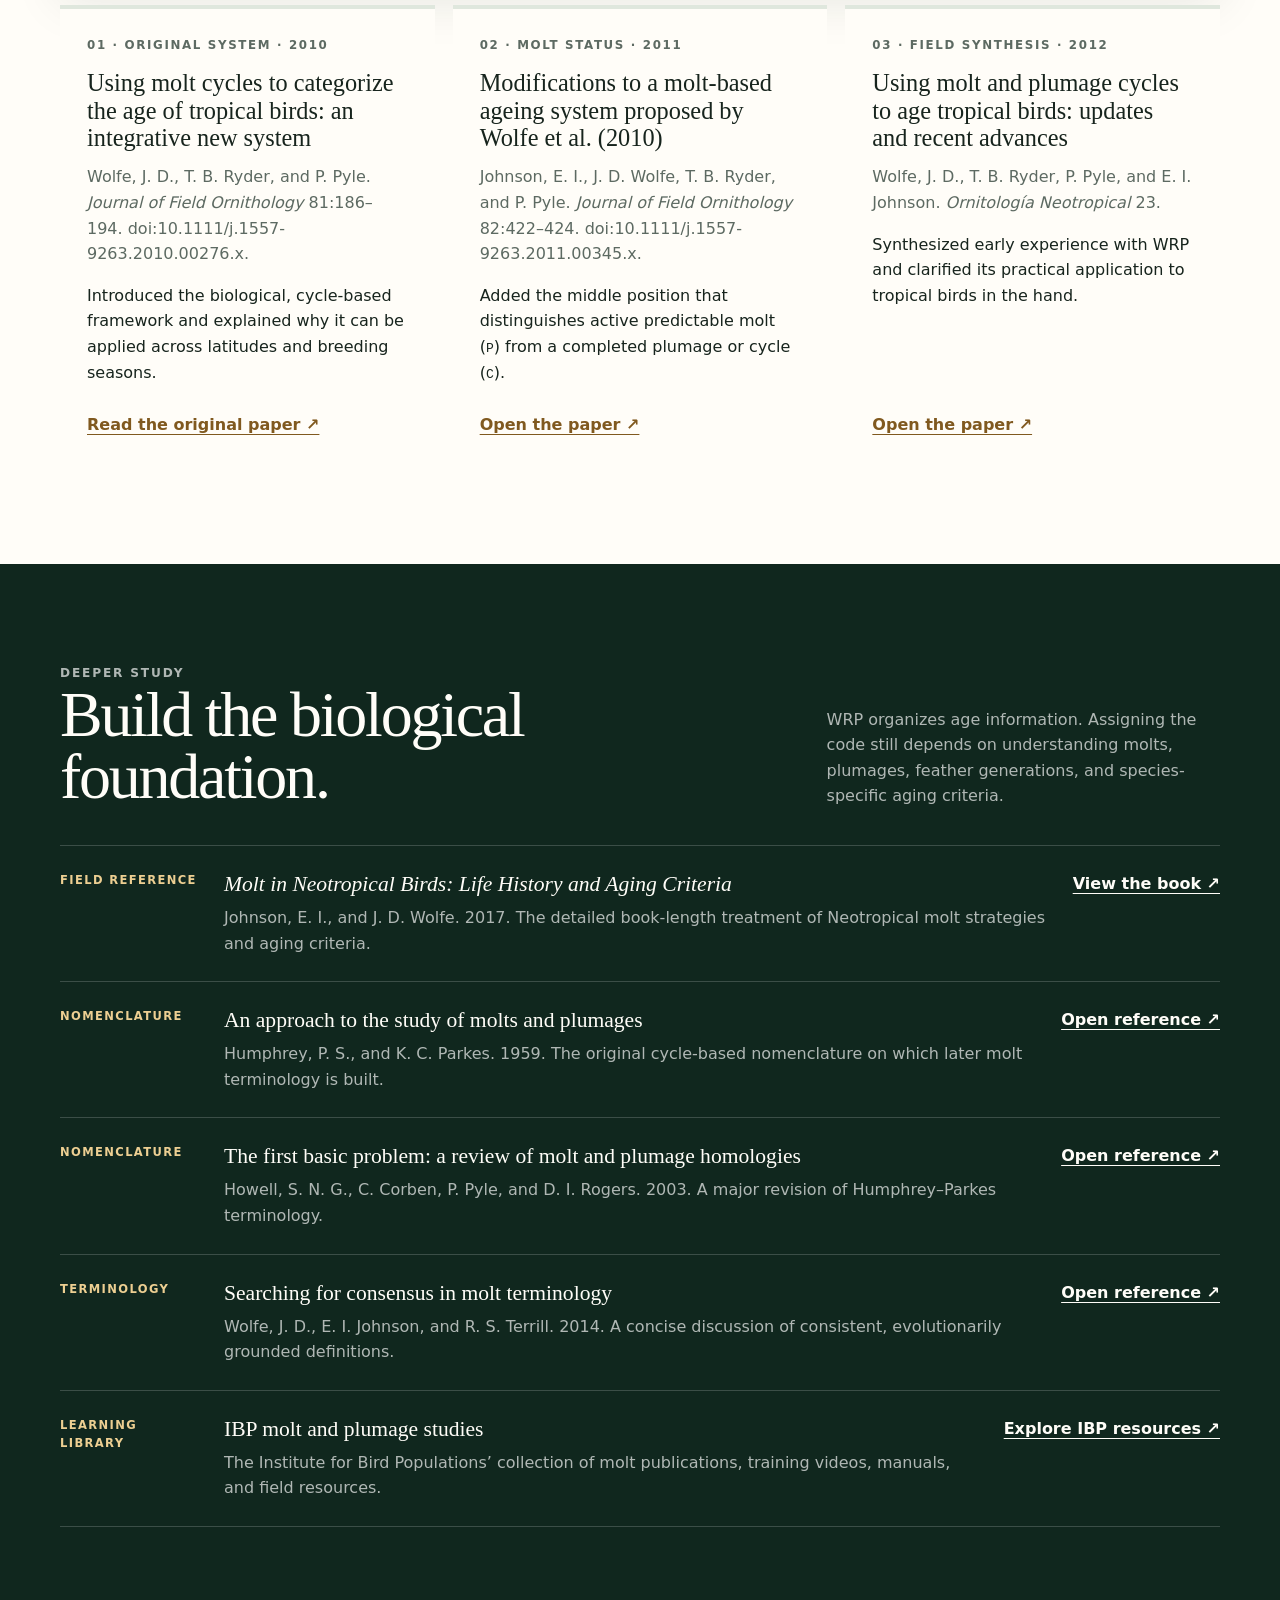
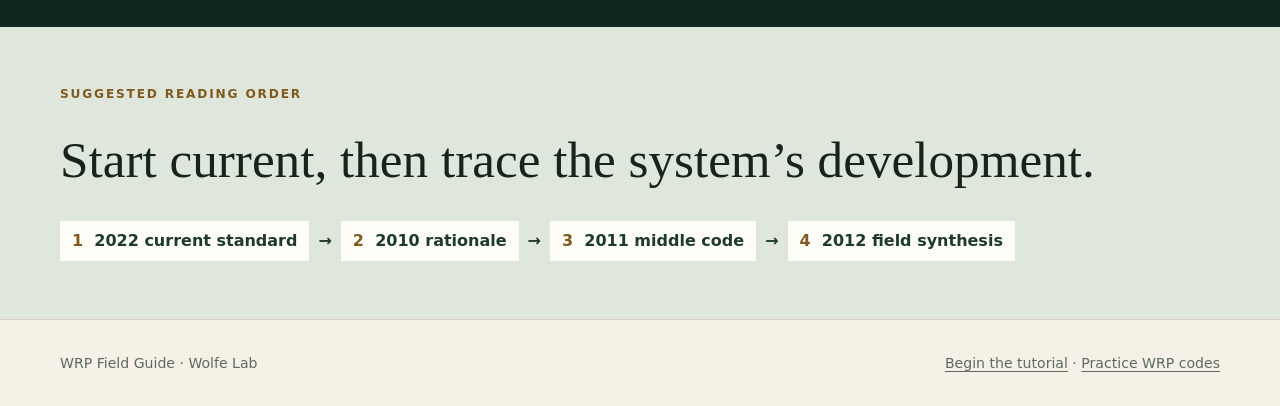
<file: wrp/resources/index.html>
<!doctype html>
<html lang="en">
<head>
  <meta charset="utf-8">
  <meta name="viewport" content="width=device-width, initial-scale=1">
  <meta name="description" content="Video instruction, defining papers, and further reading for the Wolfe–Ryder–Pyle system of avian age categorization.">
  <title>WRP Resources | Wolfe Lab</title>
  <style>
    :root {
      --ink: #17241d;
      --deep: #10271e;
      --forest: #1d3b2d;
      --paper: #f5f1e7;
      --white: #fffdf8;
      --sage: #dfe7dd;
      --gold: #c58d39;
      --gold-dark: #80591f;
      --muted: #5d6a62;
      --line: #d6d0c3;
      --shadow: 0 18px 46px rgba(16, 39, 30, .10);
    }

    * { box-sizing: border-box; }
    html { scroll-behavior: smooth; }
    body {
      margin: 0;
      color: var(--ink);
      background: var(--paper);
      font-family: Inter, ui-sans-serif, system-ui, -apple-system, "Segoe UI", sans-serif;
      line-height: 1.6;
    }
    a { color: inherit; }
    h1, h2, h3, p { margin-top: 0; }
    h1, h2, h3 { font-family: Georgia, "Times New Roman", serif; font-weight: 500; }
    .shell { width: min(1160px, calc(100% - 40px)); margin-inline: auto; }

    .masthead {
      min-height: 74px;
      display: flex;
      align-items: center;
      justify-content: space-between;
      gap: 24px;
      padding: 16px max(24px, calc((100vw - 1160px) / 2));
      background: var(--white);
      border-bottom: 1px solid var(--line);
    }
    .wordmark { font-family: Georgia, "Times New Roman", serif; font-size: 1.1rem; white-space: nowrap; }
    .masthead nav { display: flex; align-items: center; flex-wrap: wrap; gap: 18px; }
    .masthead a { color: var(--muted); text-decoration: none; font-size: .9rem; }
    .masthead a:hover, .masthead a:focus-visible, .masthead a[aria-current="page"] { color: var(--ink); text-decoration: underline; text-underline-offset: 5px; }

    .hero {
      display: grid;
      grid-template-columns: minmax(0, .78fr) minmax(440px, 1.22fr);
      gap: clamp(32px, 6vw, 78px);
      align-items: center;
      padding-block: clamp(54px, 8vw, 98px);
    }
    .eyebrow {
      margin-bottom: 15px;
      color: var(--gold-dark);
      font-size: .76rem;
      font-weight: 750;
      letter-spacing: .15em;
      text-transform: uppercase;
    }
    .hero h1 {
      max-width: 10ch;
      margin-bottom: 22px;
      font-size: clamp(3.1rem, 7vw, 6.7rem);
      line-height: .92;
      letter-spacing: -.045em;
    }
    .hero-copy { max-width: 580px; color: var(--muted); font-size: 1.08rem; }
    .hero-copy strong { color: var(--ink); }
    .jump-links { display: flex; gap: 10px; flex-wrap: wrap; margin-top: 28px; }
    .button {
      display: inline-flex;
      align-items: center;
      justify-content: center;
      min-height: 46px;
      padding: 10px 16px;
      border: 1px solid var(--deep);
      color: var(--deep);
      background: transparent;
      text-decoration: none;
      font-weight: 700;
    }
    .button.primary { color: var(--white); background: var(--deep); }
    .button:hover, .button:focus-visible { outline: 3px solid rgba(197, 141, 57, .35); outline-offset: 2px; }

    .video-card { background: var(--deep); color: var(--white); box-shadow: var(--shadow); }
    .video-frame { position: relative; aspect-ratio: 16 / 9; background: #08130e; }
    .video-frame iframe { position: absolute; inset: 0; width: 100%; height: 100%; border: 0; }
    .video-caption { padding: 24px 26px 27px; }
    .video-caption h2 { margin-bottom: 8px; font-size: clamp(1.55rem, 3vw, 2.25rem); line-height: 1.1; }
    .video-caption p { margin-bottom: 0; color: rgba(255, 255, 255, .78); }
    .video-caption a { color: #f1d399; text-underline-offset: 4px; }

    .section { padding-block: clamp(62px, 8vw, 100px); }
    .section-head { display: grid; grid-template-columns: minmax(0, .65fr) minmax(280px, .35fr); gap: 36px; align-items: end; margin-bottom: 36px; }
    .section-head h2 { margin-bottom: 0; font-size: clamp(2.5rem, 5vw, 4.7rem); line-height: .98; letter-spacing: -.035em; }
    .section-head p { margin-bottom: 0; color: var(--muted); }

    .standard-wrap { background: var(--white); }
    .standard {
      display: grid;
      grid-template-columns: 150px minmax(0, 1fr);
      gap: 30px;
      padding: clamp(28px, 5vw, 52px);
      border-top: 6px solid var(--gold);
      box-shadow: var(--shadow);
    }
    .standard-mark { display: flex; flex-direction: column; gap: 9px; color: var(--gold-dark); }
    .standard-mark span { font-size: .72rem; font-weight: 800; letter-spacing: .13em; text-transform: uppercase; }
    .standard-mark strong { font-family: Georgia, "Times New Roman", serif; font-size: 3rem; font-weight: 500; line-height: 1; }
    .standard h3 { margin-bottom: 12px; font-size: clamp(1.7rem, 3.5vw, 2.7rem); line-height: 1.12; }
    .citation { color: var(--muted); }
    .standard .summary { max-width: 800px; margin: 18px 0 24px; }
    .actions { display: flex; flex-wrap: wrap; gap: 10px; }

    .papers { display: grid; grid-template-columns: repeat(3, minmax(0, 1fr)); gap: 18px; margin-top: 22px; }
    .paper-card { display: flex; flex-direction: column; padding: 27px; background: var(--white); border-top: 4px solid var(--sage); }
    .paper-year { margin-bottom: 14px; color: var(--gold-dark); font-size: .74rem; font-weight: 800; letter-spacing: .14em; text-transform: uppercase; }
    .paper-card h3 { margin-bottom: 12px; font-size: 1.52rem; line-height: 1.15; }
    .paper-card p { color: var(--muted); }
    .paper-card .why { color: var(--ink); }
    .paper-card a { margin-top: auto; padding-top: 10px; color: var(--gold-dark); font-weight: 750; text-underline-offset: 4px; }

    .deeper { color: var(--white); background: var(--deep); }
    .deeper .eyebrow { color: #edcf92; }
    .deeper .section-head p { color: rgba(255, 255, 255, .67); }
    .reading-list { border-top: 1px solid rgba(255, 255, 255, .18); }
    .reading {
      display: grid;
      grid-template-columns: 140px minmax(0, 1fr) auto;
      gap: 24px;
      align-items: start;
      padding: 25px 0;
      border-bottom: 1px solid rgba(255, 255, 255, .18);
    }
    .reading-label { color: #edcf92; font-size: .72rem; font-weight: 800; letter-spacing: .12em; text-transform: uppercase; }
    .reading h3 { margin: 0 0 7px; font-size: 1.35rem; line-height: 1.25; }
    .reading p { margin-bottom: 0; color: rgba(255, 255, 255, .67); }
    .reading a { color: var(--white); font-weight: 750; white-space: nowrap; text-underline-offset: 4px; }

    .reading-order { padding-block: 58px; background: var(--sage); }
    .reading-order h2 { margin-bottom: 20px; font-size: clamp(2rem, 4vw, 3.4rem); }
    .order-line { display: flex; align-items: center; flex-wrap: wrap; gap: 9px; color: var(--forest); font-weight: 750; }
    .order-line span { display: inline-flex; align-items: center; min-height: 40px; padding: 7px 12px; background: var(--white); }
    .order-line b { color: var(--gold-dark); font-weight: 800; }

    footer { padding-block: 32px; border-top: 1px solid var(--line); }
    .footer-inner { display: flex; justify-content: space-between; gap: 24px; color: var(--muted); font-size: .88rem; }
    footer a { text-underline-offset: 3px; }

    @media (max-width: 850px) {
      .hero, .section-head { grid-template-columns: 1fr; }
      .hero { padding-top: 50px; }
      .hero h1 { max-width: 12ch; }
      .papers { grid-template-columns: 1fr; }
      .reading { grid-template-columns: 1fr; gap: 8px; }
      .reading a { margin-top: 4px; }
    }
    @media (max-width: 650px) {
      .shell { width: min(100% - 28px, 1160px); }
      .masthead { align-items: flex-start; padding: 15px 14px; }
      .masthead nav { gap: 10px 14px; justify-content: flex-end; }
      .masthead a { font-size: .82rem; }
      .hero { grid-template-columns: 1fr; gap: 32px; }
      .standard { grid-template-columns: 1fr; gap: 20px; }
      .standard-mark { flex-direction: row; align-items: baseline; }
      .footer-inner { flex-direction: column; }
    }
  </style>
</head>
<body>
  <header class="masthead">
    <div class="wordmark">WRP Field Guide</div>
    <nav aria-label="WRP navigation">
      <a href="/wrp/">About WRP</a>
      <a href="/wrp/tutorial/">Tutorial</a>
      <a href="/wrp/practice/">Practice</a>
      <a href="/wrp/resources/" aria-current="page">Resources</a>
      <a href="/">Wolfe Lab ↗</a>
    </nav>
  </header>

  <main>
    <section class="shell hero">
      <div>
        <p class="eyebrow">Watch · Read · Go deeper</p>
        <h1>Learn from the source.</h1>
        <p class="hero-copy">Begin with the video for a gentle introduction, then use the literature to understand how WRP was developed and refined. <strong>The 2022 paper is the controlling reference for the current system and adjunct codes.</strong></p>
        <div class="jump-links">
          <a class="button primary" href="#video">Watch the tutorial</a>
          <a class="button" href="#literature">Browse the literature</a>
        </div>
      </div>

      <article class="video-card" id="video">
        <div class="video-frame">
          <iframe src="https://www.youtube-nocookie.com/embed/rSQt79Tr-rU" title="Wolfe–Ryder–Pyle age classification system for bird banders, presented by Jared Wolfe" loading="lazy" allow="accelerometer; autoplay; clipboard-write; encrypted-media; gyroscope; picture-in-picture; web-share" allowfullscreen></iframe>
        </div>
        <div class="video-caption">
          <h2>WRP age classification for bird banders</h2>
          <p>Jared Wolfe’s full introductory lecture. Recorded before the 2022 revision, so some older notation may differ from the current adjunct framework taught on this site. <a href="https://www.youtube.com/watch?v=rSQt79Tr-rU" target="_blank" rel="noopener">Open on YouTube ↗</a></p>
        </div>
      </article>
    </section>

    <section class="standard-wrap section" id="literature">
      <div class="shell">
        <div class="section-head">
          <div>
            <p class="eyebrow">Essential literature</p>
            <h2>The WRP system, from foundation to current standard.</h2>
          </div>
          <p>These four papers created the cycle-based framework, added explicit molt status, developed its field application, and established today’s global coding system.</p>
        </div>

        <article class="standard">
          <div class="standard-mark"><span>Current standard</span><strong>2022</strong></div>
          <div>
            <h3>Application of a global age-coding system (“WRP”), based on molts and plumages, for use in demographic and other studies of birds</h3>
            <p class="citation">Pyle, P., M. Gahbauer, E. I. Johnson, T. B. Ryder, and J. D. Wolfe. <em>Ornithology</em> 139:ukab063. doi:10.1093/ornithology/ukab063.</p>
            <p class="summary">Start here for the current three-character codes, optional adjunct field, coding rules, and recommendations for monitoring programs. This paper supersedes earlier “after” notation where the systems differ.</p>
            <div class="actions">
              <a class="button primary" href="https://academic.oup.com/auk/article/139/1/ukab063/6409997" target="_blank" rel="noopener">Read the current standard ↗</a>
              <a class="button" href="https://www.birdpop.org/docs/pubs/Pyle_et_al_2021_Application_of_a_Global_Age_Coding_System.pdf" target="_blank" rel="noopener">Open the PDF ↗</a>
            </div>
          </div>
        </article>

        <div class="papers">
          <article class="paper-card">
            <p class="paper-year">01 · Original system · 2010</p>
            <h3>Using molt cycles to categorize the age of tropical birds: an integrative new system</h3>
            <p>Wolfe, J. D., T. B. Ryder, and P. Pyle. <em>Journal of Field Ornithology</em> 81:186–194. doi:10.1111/j.1557-9263.2010.00276.x.</p>
            <p class="why">Introduced the biological, cycle-based framework and explained why it can be applied across latitudes and breeding seasons.</p>
            <a href="https://research.fs.usda.gov/treesearch/35687" target="_blank" rel="noopener">Read the original paper ↗</a>
          </article>

          <article class="paper-card">
            <p class="paper-year">02 · Molt status · 2011</p>
            <h3>Modifications to a molt-based ageing system proposed by Wolfe et al. (2010)</h3>
            <p>Johnson, E. I., J. D. Wolfe, T. B. Ryder, and P. Pyle. <em>Journal of Field Ornithology</em> 82:422–424. doi:10.1111/j.1557-9263.2011.00345.x.</p>
            <p class="why">Added the middle position that distinguishes active predictable molt (<code>P</code>) from a completed plumage or cycle (<code>C</code>).</p>
            <a href="https://www.birdpop.org/docs/pubs/Johnson_et_al_2011_Modifications_to_a_Molt-based_Ageing_System.pdf" target="_blank" rel="noopener">Open the paper ↗</a>
          </article>

          <article class="paper-card">
            <p class="paper-year">03 · Field synthesis · 2012</p>
            <h3>Using molt and plumage cycles to age tropical birds: updates and recent advances</h3>
            <p>Wolfe, J. D., T. B. Ryder, P. Pyle, and E. I. Johnson. <em>Ornitología Neotropical</em> 23.</p>
            <p class="why">Synthesized early experience with WRP and clarified its practical application to tropical birds in the hand.</p>
            <a href="https://www.birdpop.org/docs/pubs/Wolfe_et_al_2012_Using_Molt_and_Plumage_Cycles_to_Age_Tropical_Birds.pdf" target="_blank" rel="noopener">Open the paper ↗</a>
          </article>
        </div>
      </div>
    </section>

    <section class="deeper section">
      <div class="shell">
        <div class="section-head">
          <div>
            <p class="eyebrow">Deeper study</p>
            <h2>Build the biological foundation.</h2>
          </div>
          <p>WRP organizes age information. Assigning the code still depends on understanding molts, plumages, feather generations, and species-specific aging criteria.</p>
        </div>

        <div class="reading-list">
          <article class="reading">
            <div class="reading-label">Field reference</div>
            <div>
              <h3><em>Molt in Neotropical Birds: Life History and Aging Criteria</em></h3>
              <p>Johnson, E. I., and J. D. Wolfe. 2017. The detailed book-length treatment of Neotropical molt strategies and aging criteria.</p>
            </div>
            <a href="https://doi.org/10.4324/9781315119755" target="_blank" rel="noopener">View the book ↗</a>
          </article>

          <article class="reading">
            <div class="reading-label">Nomenclature</div>
            <div>
              <h3>An approach to the study of molts and plumages</h3>
              <p>Humphrey, P. S., and K. C. Parkes. 1959. The original cycle-based nomenclature on which later molt terminology is built.</p>
            </div>
            <a href="https://doi.org/10.2307/4081839" target="_blank" rel="noopener">Open reference ↗</a>
          </article>

          <article class="reading">
            <div class="reading-label">Nomenclature</div>
            <div>
              <h3>The first basic problem: a review of molt and plumage homologies</h3>
              <p>Howell, S. N. G., C. Corben, P. Pyle, and D. I. Rogers. 2003. A major revision of Humphrey–Parkes terminology.</p>
            </div>
            <a href="https://doi.org/10.1650/7225" target="_blank" rel="noopener">Open reference ↗</a>
          </article>

          <article class="reading">
            <div class="reading-label">Terminology</div>
            <div>
              <h3>Searching for consensus in molt terminology</h3>
              <p>Wolfe, J. D., E. I. Johnson, and R. S. Terrill. 2014. A concise discussion of consistent, evolutionarily grounded definitions.</p>
            </div>
            <a href="https://doi.org/10.1642/AUK-13-087.1" target="_blank" rel="noopener">Open reference ↗</a>
          </article>

          <article class="reading">
            <div class="reading-label">Learning library</div>
            <div>
              <h3>IBP molt and plumage studies</h3>
              <p>The Institute for Bird Populations’ collection of molt publications, training videos, manuals, and field resources.</p>
            </div>
            <a href="https://www.birdpop.org/pages/moltAndPlumage.php" target="_blank" rel="noopener">Explore IBP resources ↗</a>
          </article>
        </div>
      </div>
    </section>

    <section class="reading-order">
      <div class="shell">
        <p class="eyebrow">Suggested reading order</p>
        <h2>Start current, then trace the system’s development.</h2>
        <div class="order-line" aria-label="Suggested WRP reading order">
          <span><b>1</b>&nbsp; 2022 current standard</span><strong>→</strong>
          <span><b>2</b>&nbsp; 2010 rationale</span><strong>→</strong>
          <span><b>3</b>&nbsp; 2011 middle code</span><strong>→</strong>
          <span><b>4</b>&nbsp; 2012 field synthesis</span>
        </div>
      </div>
    </section>
  </main>

  <footer>
    <div class="shell footer-inner">
      <span>WRP Field Guide · Wolfe Lab</span>
      <span><a href="/wrp/tutorial/">Begin the tutorial</a> · <a href="/wrp/practice/">Practice WRP codes</a></span>
    </div>
  </footer>
</body>
</html>
</file>
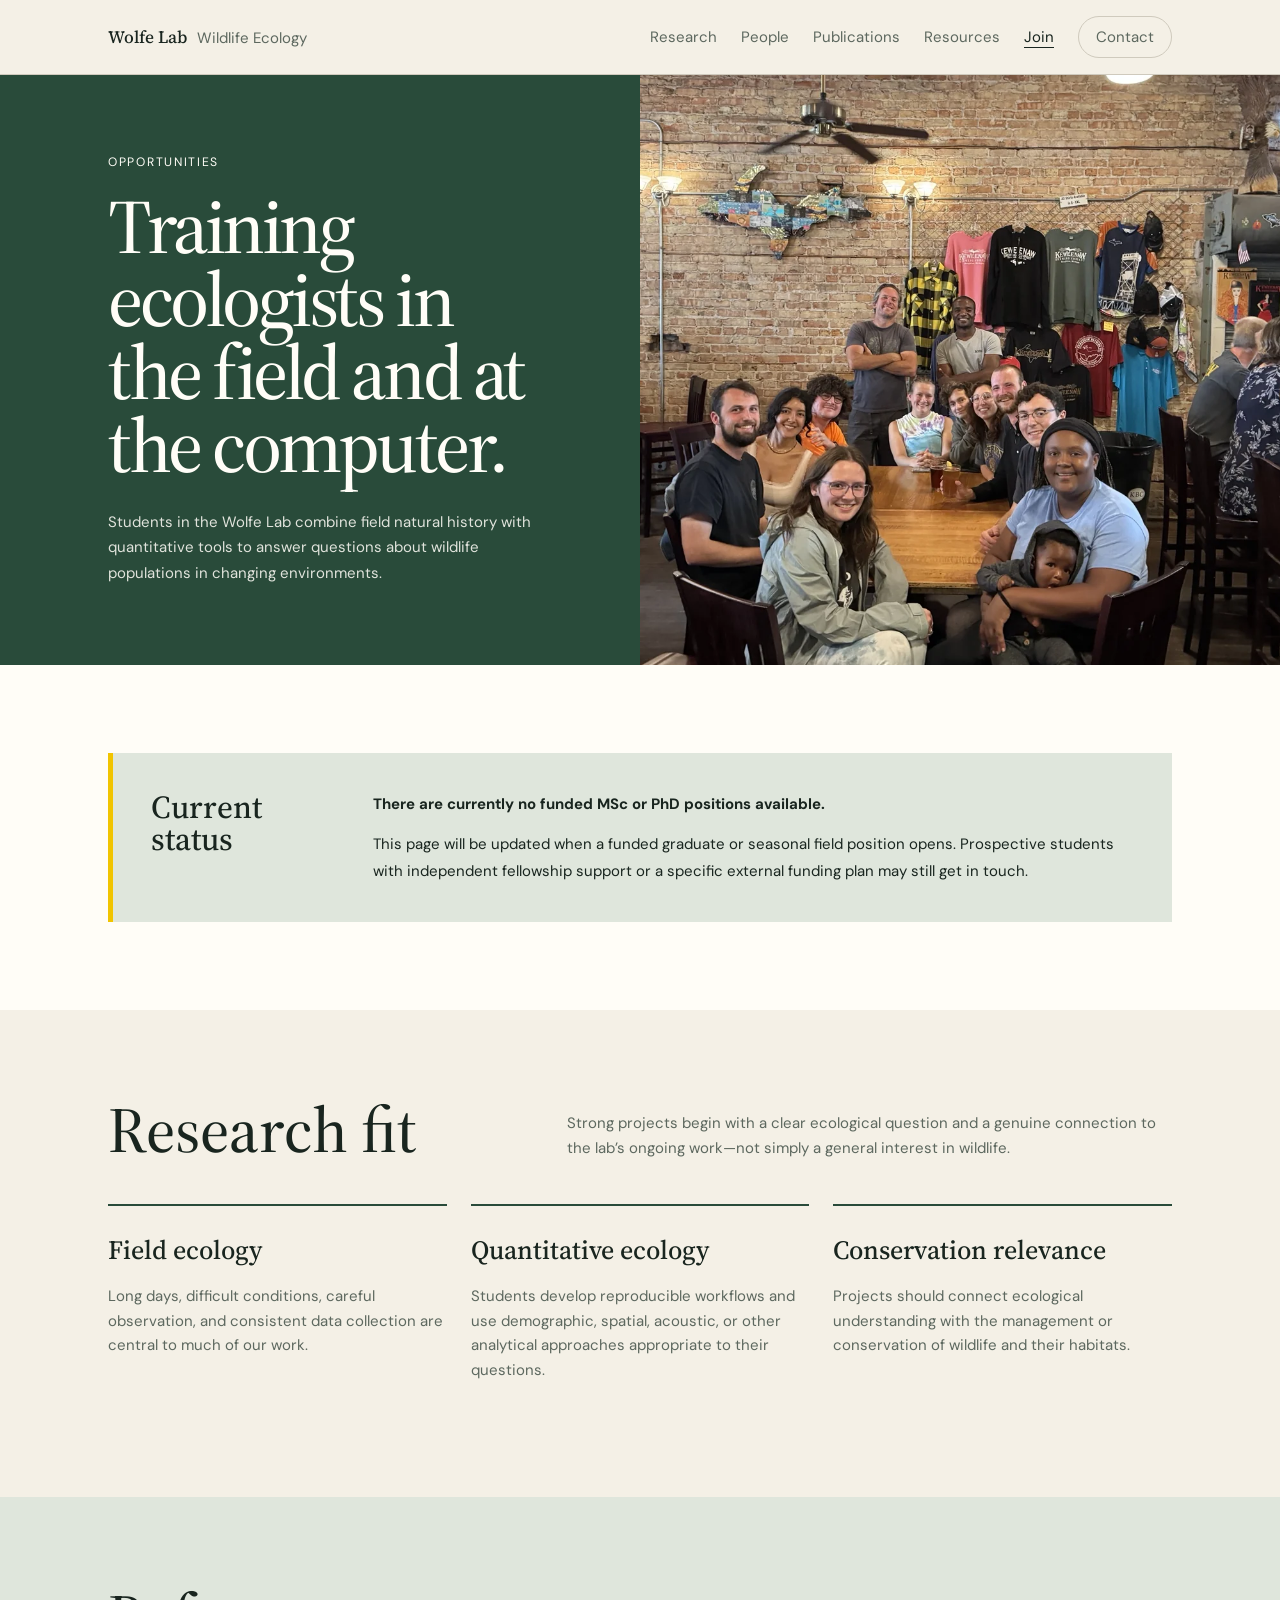
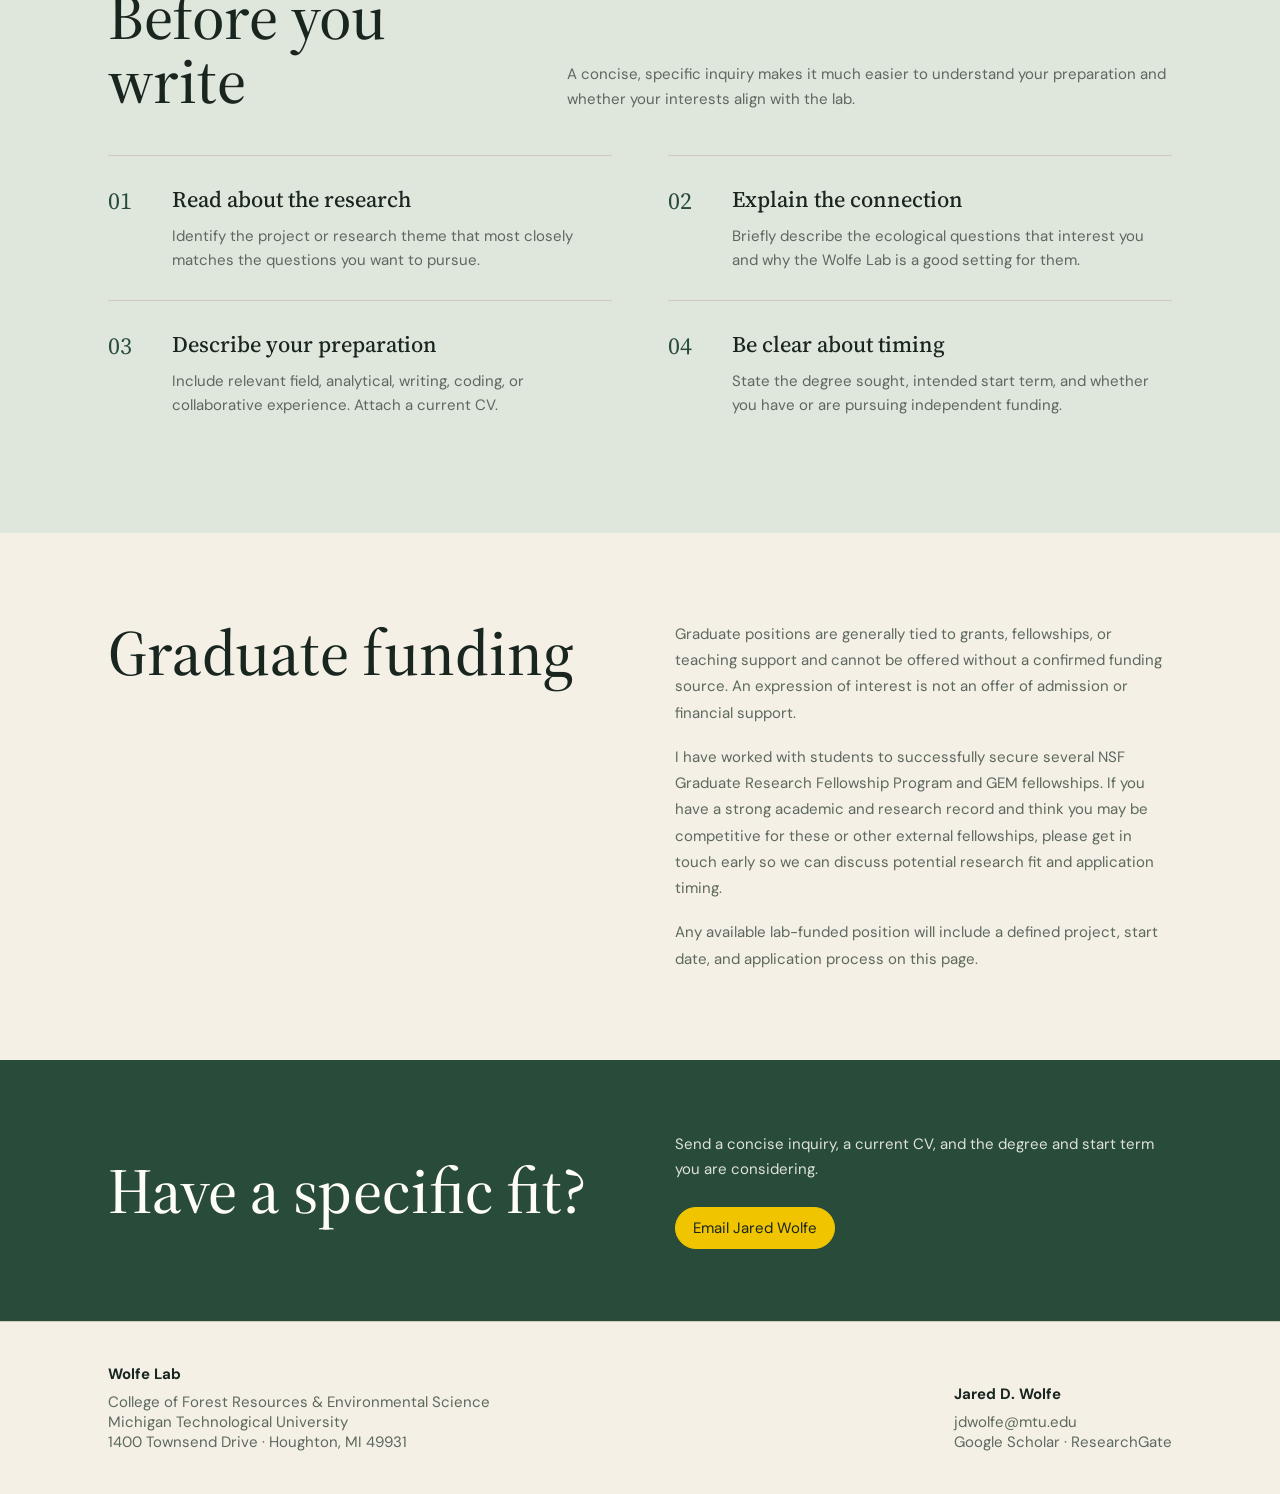
<file: opportunities.html>
<!doctype html><html lang="en"><head><meta charset="utf-8"><meta name="viewport" content="width=device-width,initial-scale=1"><meta name="description" content="Graduate and research opportunities with the Wolfe Lab at Michigan Technological University"><title>Opportunities — Wolfe Lab</title><link rel="stylesheet" href="/assets/mobile-nav.css"><script src="/assets/mobile-nav.js" defer></script><style>
@import url('https://fonts.googleapis.com/css2?family=DM+Sans:wght@400;500&family=Source+Serif+4:opsz,wght@8..60,400;8..60,500&display=swap');
:root{--paper:#f4f0e6;--ink:#19251f;--white:#fffdf7;--green:#294b3a;--sage:#dfe6dc;--muted:#5d685f;--line:#cfcabd;--yellow:#f1c400}*{box-sizing:border-box}body{margin:0;background:var(--paper);color:var(--ink);font:15px "DM Sans",sans-serif}a{color:inherit;text-decoration:none}p{margin:0}h1,h2,h3{margin:0;font-family:"Source Serif 4",serif;font-weight:500}.shell{width:min(100%,1120px);margin:auto;padding-inline:28px}.topbar{border-bottom:1px solid var(--line)}.nav{min-height:74px;display:flex;align-items:center;justify-content:space-between;gap:20px}.brand{display:flex;align-items:baseline;gap:10px}.brand strong{font-family:"Source Serif 4",serif;font-size:1.08rem;font-weight:500}.brand span,.links{color:var(--muted)}.links{display:flex;align-items:center;gap:24px}.links .active{color:var(--ink);border-bottom:1px solid}.btn{display:inline-flex;align-items:center;justify-content:center;padding:10px 17px;border:1px solid var(--line);border-radius:999px}.hero{display:grid;grid-template-columns:1fr 1fr;min-height:590px;background:var(--green);color:var(--white)}.hero-copy{display:flex;flex-direction:column;justify-content:center;padding:78px max(28px,calc((100vw - 1120px)/2 + 28px))}.eyebrow{font-size:.76rem;letter-spacing:.14em;text-transform:uppercase}.hero h1{margin-top:20px;font-size:clamp(3rem,6vw,5.2rem);line-height:.95;letter-spacing:-.045em}.hero p:last-child{margin-top:28px;max-width:520px;line-height:1.7;opacity:.86}.hero-image{background:url('') center/cover no-repeat}.section{padding:88px 0}.section-head{display:grid;grid-template-columns:.8fr 1.2fr;gap:56px;align-items:end;margin-bottom:42px}.section h2{font-size:clamp(2.3rem,5vw,4rem);line-height:1}.section-intro{color:var(--muted);line-height:1.7;max-width:650px}.status{background:var(--white)}.status-card{display:grid;grid-template-columns:180px 1fr;gap:42px;padding:38px;border-left:5px solid var(--yellow);background:var(--sage)}.status-card h2{font-size:2rem}.status-card p{line-height:1.75}.status-card p+p{margin-top:14px}.grid{display:grid;grid-template-columns:repeat(3,minmax(0,1fr));gap:24px}.card{padding:26px 0;border-top:2px solid var(--green)}.card h3{font-size:1.65rem}.card p{margin-top:16px;color:var(--muted);line-height:1.65}.inquiry{background:var(--sage)}.steps{counter-reset:step;display:grid;grid-template-columns:repeat(2,minmax(0,1fr));gap:0 56px}.step{counter-increment:step;display:grid;grid-template-columns:48px 1fr;gap:16px;padding:28px 0;border-top:1px solid var(--line)}.step:before{content:counter(step,decimal-leading-zero);font-family:"Source Serif 4",serif;font-size:1.5rem;color:var(--green)}.step h3{font-size:1.4rem}.step p{margin-top:9px;color:var(--muted);line-height:1.6}.funding-grid{display:grid;grid-template-columns:1fr 1fr;gap:70px}.funding-grid p{color:var(--muted);line-height:1.75}.funding-grid p+p{margin-top:18px}.contact{background:var(--green);color:var(--white);padding:72px 0}.contact-grid{display:grid;grid-template-columns:1fr 1fr;gap:70px;align-items:center}.contact h2{font-size:clamp(2.4rem,5vw,4rem)}.contact p{line-height:1.7;opacity:.85}.contact .btn{margin-top:24px;background:var(--yellow);border-color:var(--yellow);color:var(--ink)}.footer{padding:42px 0;border-top:1px solid var(--line)}.footer-grid{display:flex;justify-content:space-between;align-items:end;gap:24px}.footer p{margin-top:8px;color:var(--muted)}
.hero-image{display:block;background-image:url('assets/images/opportunities-ab812601b072.webp');background-position:center 68%;background-size:auto 125%;background-repeat:no-repeat;background-color:var(--green)}
@media(max-width:760px){.shell{padding-inline:18px}.links a:not(.btn){display:none}.hero{grid-template-columns:1fr;min-height:auto}.hero-copy{padding:68px 18px}.hero-image{min-height:420px;background-position:center 68%;background-size:auto 125%}.section{padding:64px 0}.section-head,.status-card,.funding-grid,.contact-grid{grid-template-columns:1fr;gap:30px}.grid,.steps{grid-template-columns:1fr}.footer-grid{display:grid}}
</style></head><body>
<header class="topbar"><div class="shell nav"><a class="brand" href="index.html"><strong>Wolfe Lab</strong><span>Wildlife Ecology</span></a><button class="site-menu-toggle" type="button" aria-expanded="false" aria-controls="primary-menu"><span class="site-menu-icon" aria-hidden="true">☰</span><span class="site-menu-label">Menu</span></button><nav class="links" id="primary-menu" aria-label="Primary navigation"><a href="research.html">Research</a><a href="people.html">People</a><a href="publications.html">Publications</a><a href="/resources/">Resources</a><a class="active" aria-current="page" href="opportunities.html">Join</a><a class="btn" href="mailto:jdwolfe@mtu.edu">Contact</a></nav></div></header><main>
<section class="hero"><div class="hero-copy"><p class="eyebrow">Opportunities</p><h1>Training ecologists in the field and at the computer.</h1><p>Students in the Wolfe Lab combine field natural history with quantitative tools to answer questions about wildlife populations in changing environments.</p></div><div class="hero-image" role="img" aria-label="Students learning field ecology with the Wolfe Lab"></div></section>
<section class="section status"><div class="shell"><div class="status-card"><h2>Current status</h2><div><p><strong>There are currently no funded MSc or PhD positions available.</strong></p><p>This page will be updated when a funded graduate or seasonal field position opens. Prospective students with independent fellowship support or a specific external funding plan may still get in touch.</p></div></div></div></section>
<section class="section"><div class="shell"><div class="section-head"><h2>Research fit</h2><p class="section-intro">Strong projects begin with a clear ecological question and a genuine connection to the lab’s ongoing work—not simply a general interest in wildlife.</p></div><div class="grid"><article class="card"><h3>Field ecology</h3><p>Long days, difficult conditions, careful observation, and consistent data collection are central to much of our work.</p></article><article class="card"><h3>Quantitative ecology</h3><p>Students develop reproducible workflows and use demographic, spatial, acoustic, or other analytical approaches appropriate to their questions.</p></article><article class="card"><h3>Conservation relevance</h3><p>Projects should connect ecological understanding with the management or conservation of wildlife and their habitats.</p></article></div></div></section>
<section class="section inquiry"><div class="shell"><div class="section-head"><h2>Before you write</h2><p class="section-intro">A concise, specific inquiry makes it much easier to understand your preparation and whether your interests align with the lab.</p></div><div class="steps"><article class="step"><div><h3>Read about the research</h3><p>Identify the project or research theme that most closely matches the questions you want to pursue.</p></div></article><article class="step"><div><h3>Explain the connection</h3><p>Briefly describe the ecological questions that interest you and why the Wolfe Lab is a good setting for them.</p></div></article><article class="step"><div><h3>Describe your preparation</h3><p>Include relevant field, analytical, writing, coding, or collaborative experience. Attach a current CV.</p></div></article><article class="step"><div><h3>Be clear about timing</h3><p>State the degree sought, intended start term, and whether you have or are pursuing independent funding.</p></div></article></div></div></section>
<section class="section"><div class="shell funding-grid"><h2>Graduate funding</h2><div><p>Graduate positions are generally tied to grants, fellowships, or teaching support and cannot be offered without a confirmed funding source. An expression of interest is not an offer of admission or financial support.</p><p>I have worked with students to successfully secure several NSF Graduate Research Fellowship Program and GEM fellowships. If you have a strong academic and research record and think you may be competitive for these or other external fellowships, please get in touch early so we can discuss potential research fit and application timing.</p><p>Any available lab-funded position will include a defined project, start date, and application process on this page.</p></div></div></section>
<section class="contact"><div class="shell contact-grid"><h2>Have a specific fit?</h2><div><p>Send a concise inquiry, a current CV, and the degree and start term you are considering.</p><a class="btn" href="mailto:jdwolfe@mtu.edu?subject=Prospective%20Wolfe%20Lab%20student">Email Jared Wolfe</a></div></div></section>
</main><footer class="footer"><div class="shell footer-grid"><div><strong>Wolfe Lab</strong><p>College of Forest Resources &amp; Environmental Science<br>Michigan Technological University<br>1400 Townsend Drive · Houghton, MI 49931</p></div><div><strong>Jared D. Wolfe</strong><p><a href="mailto:jdwolfe@mtu.edu">jdwolfe@mtu.edu</a><br><a href="https://scholar.google.com/citations?user=y9RgxvQAAAAJ">Google Scholar</a> · <a href="https://www.researchgate.net/profile/Jared-Wolfe">ResearchGate</a></p></div></div></footer></body></html>
</file>
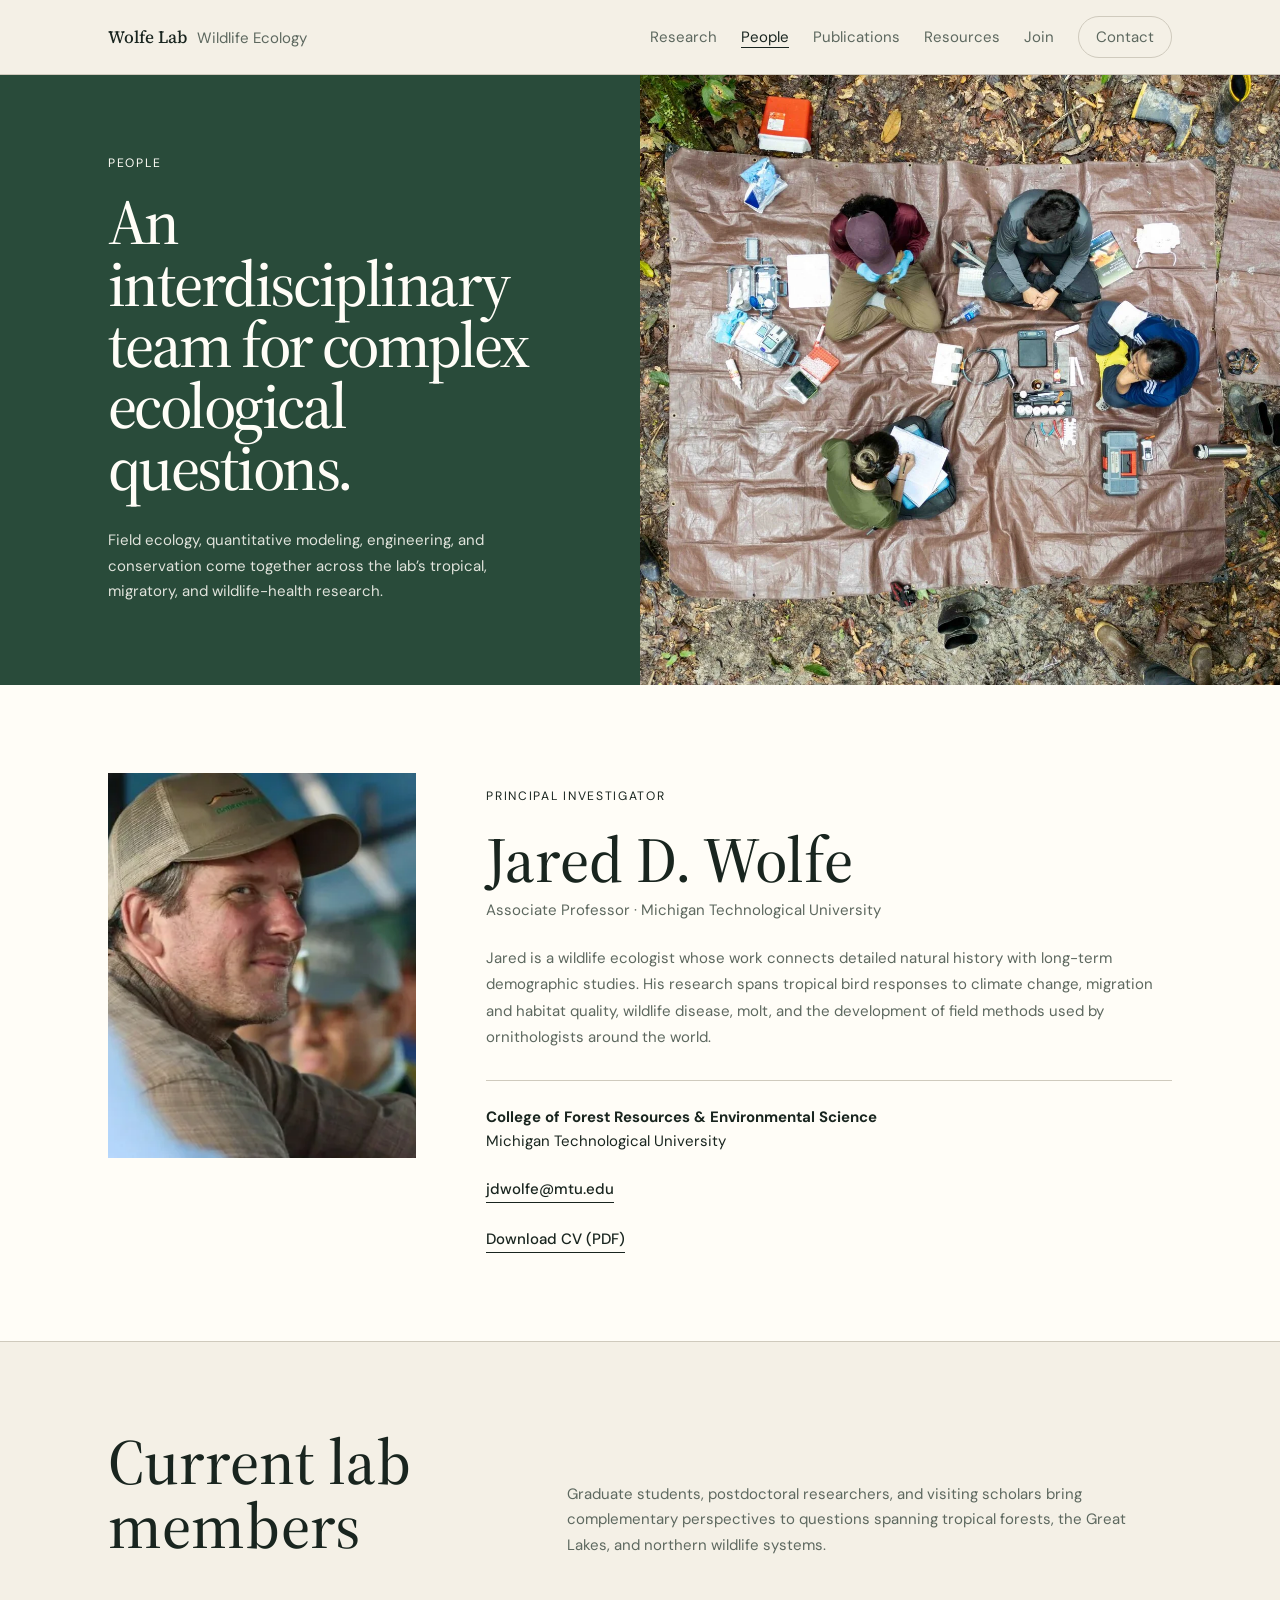
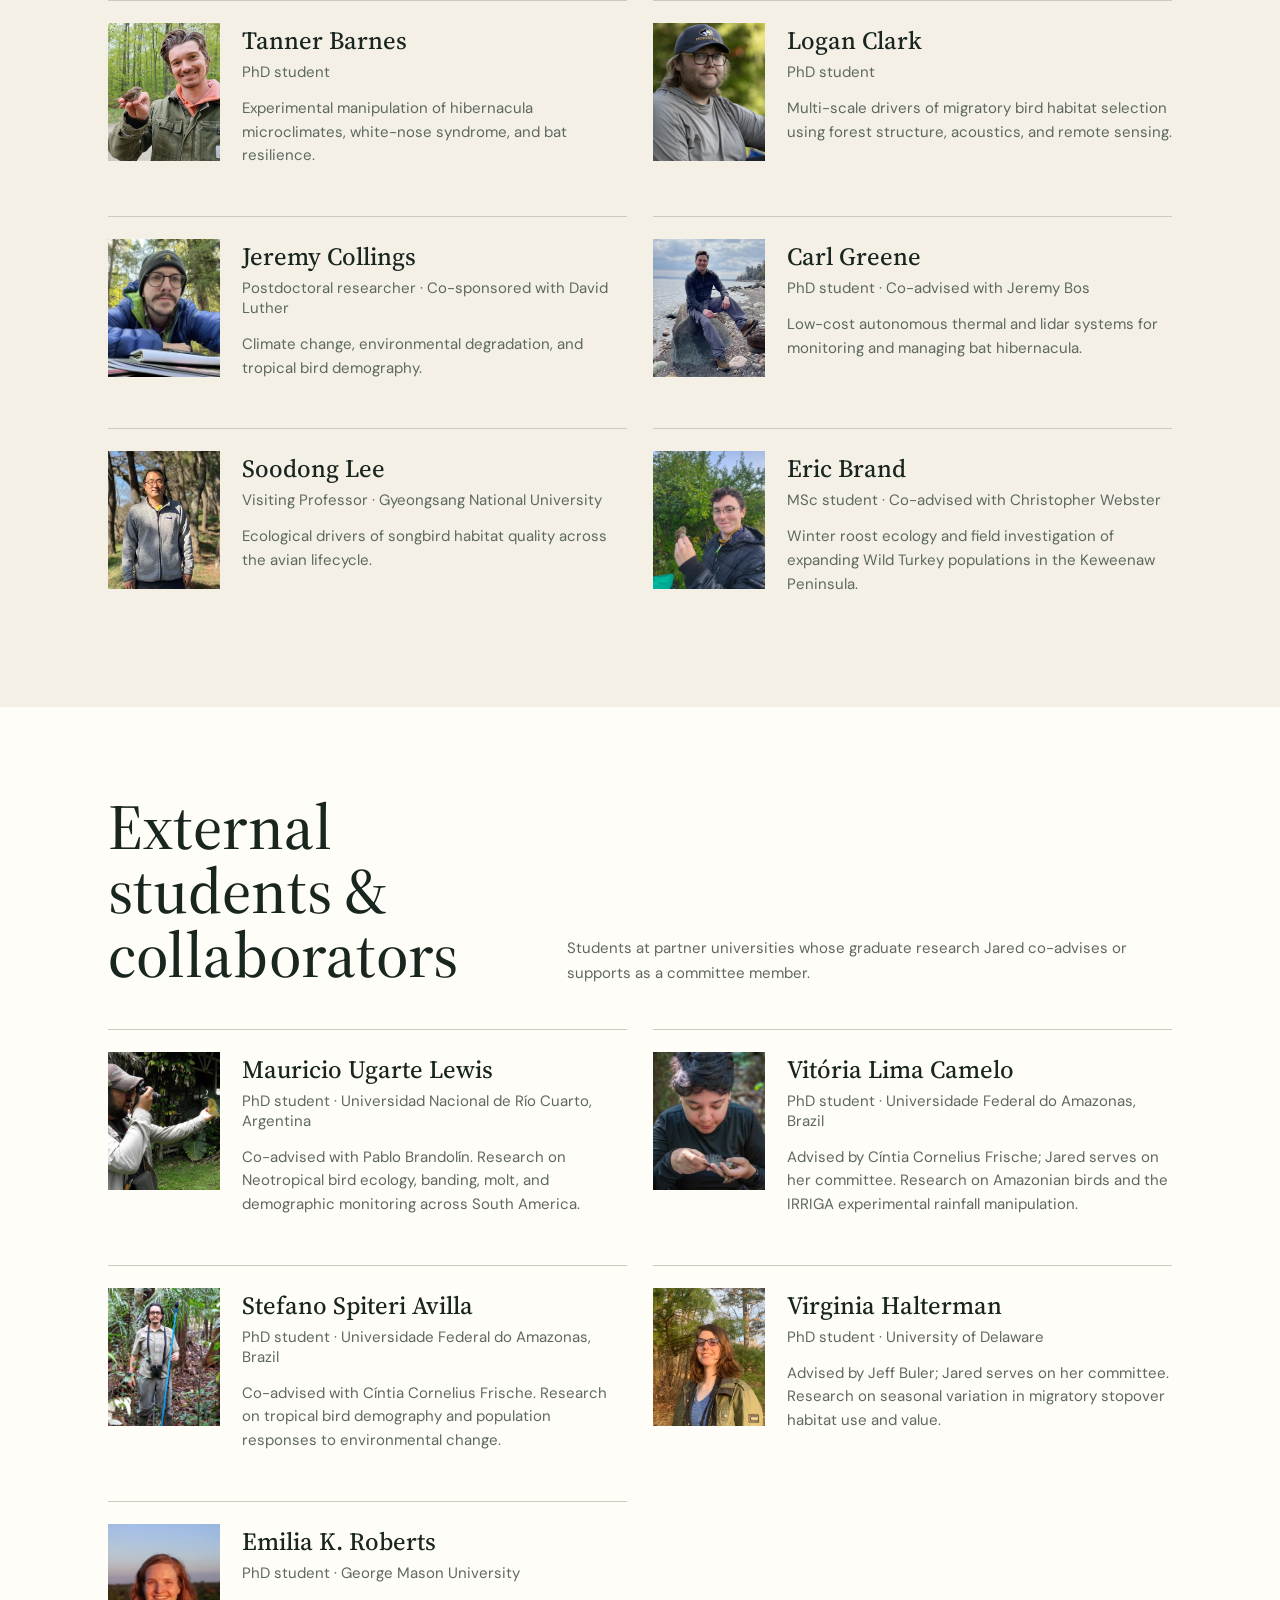
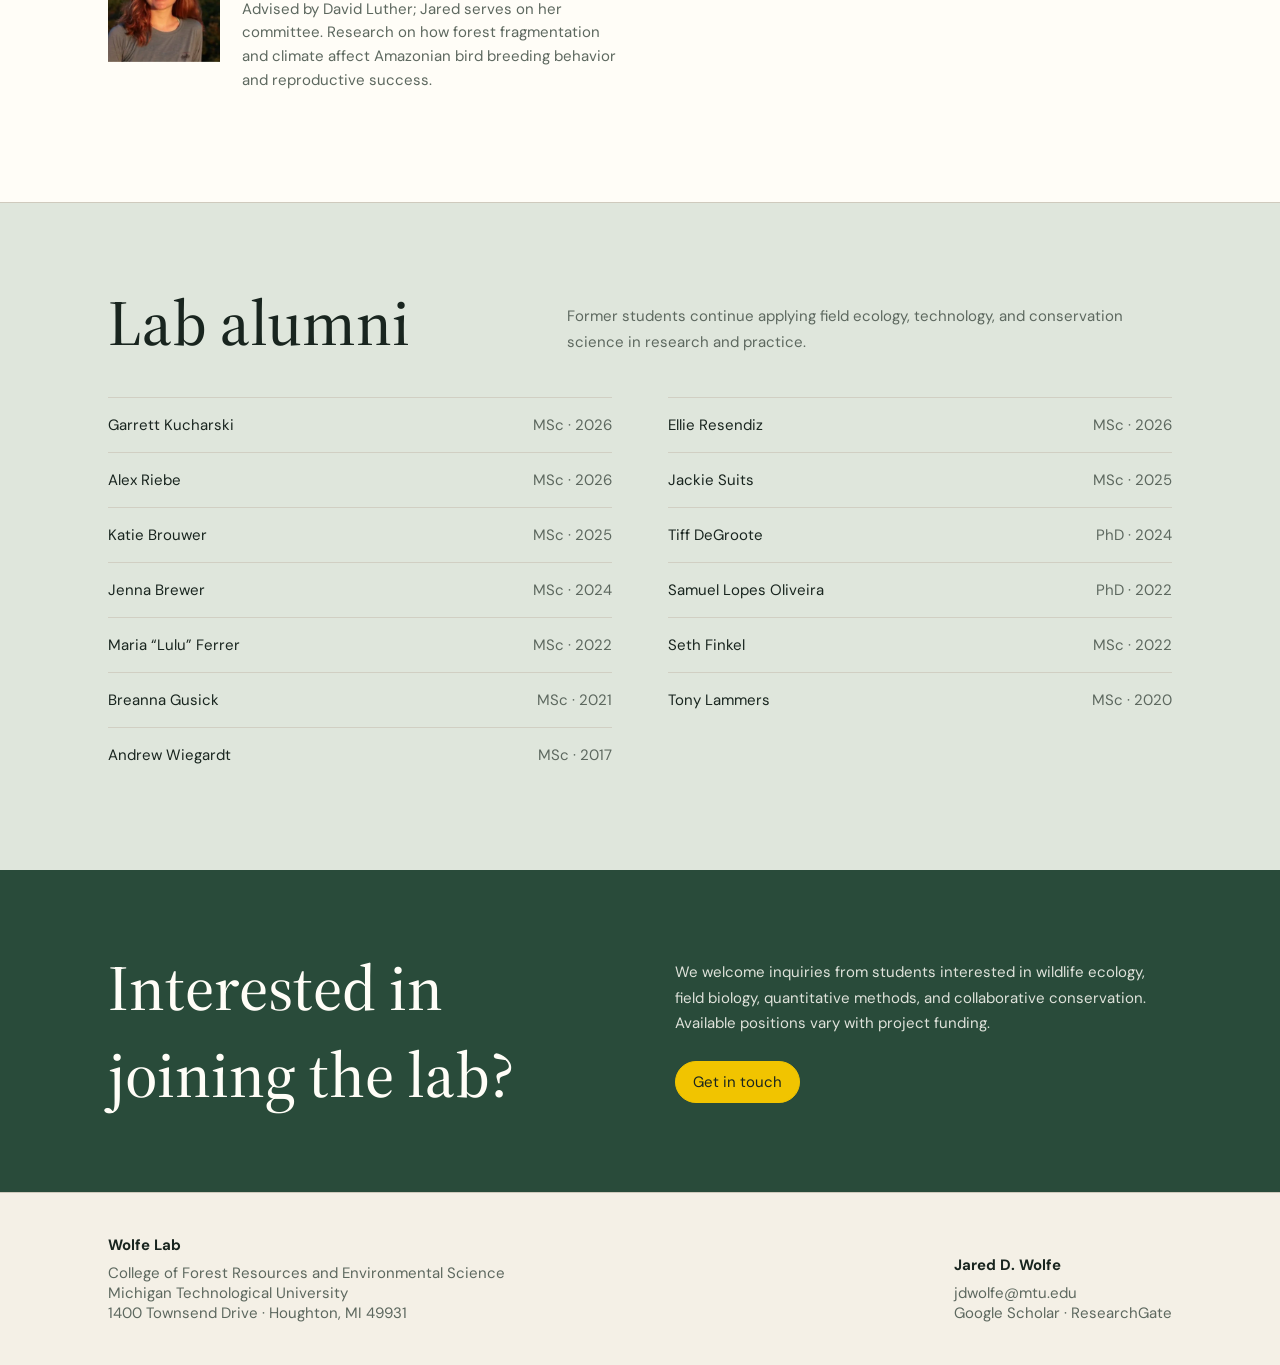
<file: people.html>
<!doctype html>
<html lang="en">
<head>
<meta charset="utf-8"><meta name="viewport" content="width=device-width,initial-scale=1">
<meta name="description" content="People of the Wolfe Lab at Michigan Technological University"><title>People — Wolfe Lab</title>
<link rel="stylesheet" href="/assets/mobile-nav.css">
<script src="/assets/mobile-nav.js" defer></script>
<style>
@import url('https://fonts.googleapis.com/css2?family=DM+Sans:wght@400;500&family=Source+Serif+4:opsz,wght@8..60,400;8..60,500&display=swap');
:root{--paper:#f4f0e6;--ink:#19251f;--white:#fffdf7;--green:#294b3a;--sage:#dfe6dc;--muted:#5d685f;--line:#cfcabd;--yellow:#f1c400}*{box-sizing:border-box}body{margin:0;background:var(--paper);color:var(--ink);font:15px "DM Sans",sans-serif}a{color:inherit;text-decoration:none}p{margin:0}h1,h2,h3{margin:0;font-family:"Source Serif 4",serif;font-weight:500}.shell{width:min(100%,1120px);margin:auto;padding-inline:28px}.topbar{border-bottom:1px solid var(--line)}.nav{min-height:74px;display:flex;align-items:center;justify-content:space-between;gap:20px}.brand{display:flex;align-items:baseline;gap:10px}.brand strong{font-family:"Source Serif 4",serif;font-size:1.08rem;font-weight:500}.brand span,.links{color:var(--muted)}.links{display:flex;align-items:center;gap:24px}.links .active{color:var(--ink);border-bottom:1px solid}.btn{display:inline-flex;align-items:center;justify-content:center;padding:10px 17px;border:1px solid var(--line);border-radius:999px}.hero{display:grid;grid-template-columns:1fr 1fr;min-height:610px;background:var(--green);color:var(--white)}.hero-copy{display:flex;flex-direction:column;justify-content:center;padding:78px max(28px,calc((100vw - 1120px)/2 + 28px)) 78px max(28px,calc((100vw - 1120px)/2 + 28px))}.eyebrow{font-size:.76rem;letter-spacing:.14em;text-transform:uppercase}.hero h1{margin-top:20px;font-size:clamp(3.8rem,8vw,7.2rem);line-height:.88;letter-spacing:-.05em}.hero p:last-child{margin-top:30px;max-width:520px;line-height:1.7;opacity:.86}.hero-image{background:url('assets/images/people-1f0b22565f4a.webp') center/cover no-repeat}.section{padding:88px 0}.section-head{display:grid;grid-template-columns:.8fr 1.2fr;gap:56px;align-items:end;margin-bottom:42px}.section h2{font-size:clamp(2.3rem,5vw,4rem);line-height:1}.section-intro{color:var(--muted);line-height:1.7;max-width:620px}.lead{background:var(--white);border-bottom:1px solid var(--line)}.lead-grid{display:grid;grid-template-columns:.62fr 1.38fr;gap:70px}.profile-photo{width:100%;aspect-ratio:4/5;object-fit:cover;background:var(--sage)}.profile-photo.jared{object-position:center}.lead-copy{padding-top:15px}.role{margin-top:8px;color:var(--muted)}.lead-copy h2{margin-top:24px}.lead-copy p.bio{margin-top:25px;line-height:1.75;color:var(--muted)}.credentials{margin-top:30px;padding-top:24px;border-top:1px solid var(--line);display:grid;grid-template-columns:1fr 1fr;gap:20px}.credentials p{line-height:1.6}.text-link{display:inline-block;margin-top:26px;border-bottom:1px solid;padding-bottom:3px;font-weight:500}.members{display:grid;grid-template-columns:repeat(2,minmax(0,1fr));gap:26px}.member{display:grid;grid-template-columns:112px 1fr;gap:22px;padding:22px 0;border-top:1px solid var(--line)}.avatar{width:112px;height:138px;object-fit:cover;object-position:center;background:var(--sage);display:flex;align-items:center;justify-content:center;color:var(--green);font-family:"Source Serif 4",serif;font-size:2rem}.member h3{font-size:1.55rem}.member .role{margin-top:5px}.member .research{margin-top:15px;color:var(--muted);line-height:1.58}.alumni{background:var(--sage)}.alumni-list{display:grid;grid-template-columns:repeat(2,minmax(0,1fr));column-gap:56px}.alum{display:grid;grid-template-columns:1fr auto;gap:15px;padding:17px 0;border-top:1px solid color-mix(in srgb,var(--line) 80%,transparent)}.alum span:last-child{color:var(--muted);text-align:right}.join{background:var(--green);color:var(--white);padding:74px 0}.join-grid{display:grid;grid-template-columns:1fr 1fr;gap:70px;align-items:center}.join h2{font-size:clamp(2.4rem,5vw,4rem)}.join p{line-height:1.7;opacity:.85}.join .btn{margin-top:24px;background:var(--yellow);border-color:var(--yellow);color:var(--ink)}.footer{padding:42px 0;border-top:1px solid var(--line)}.footer-grid{display:flex;justify-content:space-between;align-items:end;gap:24px}.footer p{margin-top:8px;color:var(--muted)}
@media(max-width:760px){.shell{padding-inline:18px}.links a:not(.btn){display:none}.hero{grid-template-columns:1fr;min-height:auto}.hero-copy{padding:68px 18px}.hero-image{min-height:420px}.section{padding:64px 0}.section-head,.lead-grid,.join-grid{grid-template-columns:1fr;gap:32px}.members,.alumni-list{grid-template-columns:1fr}.credentials{grid-template-columns:1fr}.member{grid-template-columns:76px 1fr}.avatar{width:76px;height:94px}.footer-grid{display:grid}}
.hero h1{font-size:clamp(2.7rem,5vw,4.6rem);line-height:.96;letter-spacing:-.04em}
.lead-copy .credentials{grid-template-columns:1fr}
</style></head>
<body>
<header class="topbar"><div class="shell nav"><a class="brand" href="index.html"><strong>Wolfe Lab</strong><span>Wildlife Ecology</span></a><button class="site-menu-toggle" type="button" aria-expanded="false" aria-controls="primary-menu"><span class="site-menu-icon" aria-hidden="true">☰</span><span class="site-menu-label">Menu</span></button><nav class="links" id="primary-menu" aria-label="Primary navigation"><a href="research.html">Research</a><a class="active" aria-current="page" href="people.html">People</a><a href="publications.html">Publications</a><a href="/resources/">Resources</a><a href="opportunities.html">Join</a><a class="btn" href="mailto:jdwolfe@mtu.edu">Contact</a></nav></div></header>
<main>
<section class="hero"><div class="hero-copy"><p class="eyebrow">People</p><h1>An interdisciplinary team for complex ecological questions.</h1><p>Field ecology, quantitative modeling, engineering, and conservation come together across the lab’s tropical, migratory, and wildlife-health research.</p></div><div class="hero-image" role="img" aria-label="Wolfe Lab field team processing birds at a tropical research site"></div></section>

<section class="section lead"><div class="shell lead-grid"><img class="profile-photo jared" src="assets/images/people-4298e8d01a24.webp" alt="Jared Wolfe"><div class="lead-copy"><p class="eyebrow">Principal investigator</p><h2>Jared D. Wolfe</h2><p class="role">Associate Professor · Michigan Technological University</p><p class="bio">Jared is a wildlife ecologist whose work connects detailed natural history with long-term demographic studies. His research spans tropical bird responses to climate change, migration and habitat quality, wildlife disease, molt, and the development of field methods used by ornithologists around the world.</p><div class="credentials"><p><strong>College of Forest Resources &amp; Environmental Science</strong><br>Michigan Technological University</p></div><a class="text-link" href="mailto:jdwolfe@mtu.edu">jdwolfe@mtu.edu</a><br><a class="text-link" href="assets/documents/jared-wolfe-cv-2026.pdf" download>Download CV (PDF)</a></div></div></section>

<section class="section"><div class="shell"><div class="section-head"><h2>Current lab members</h2><p class="section-intro">Graduate students, postdoctoral researchers, and visiting scholars bring complementary perspectives to questions spanning tropical forests, the Great Lakes, and northern wildlife systems.</p></div><div class="members">
<article class="member"><img class="avatar" src="assets/images/people-2f1913987a93.webp" alt="Tanner Barnes"><div><h3>Tanner Barnes</h3><p class="role">PhD student</p><p class="research">Experimental manipulation of hibernacula microclimates, white-nose syndrome, and bat resilience.</p></div></article>
<article class="member"><img class="avatar" src="assets/images/people-5d0d06d6d768.webp" alt="Logan Clark"><div><h3>Logan Clark</h3><p class="role">PhD student</p><p class="research">Multi-scale drivers of migratory bird habitat selection using forest structure, acoustics, and remote sensing.</p></div></article>
<article class="member"><img class="avatar" src="assets/images/people-6e554d29e2b9.webp" alt="Jeremy Collings"><div><h3>Jeremy Collings</h3><p class="role">Postdoctoral researcher · Co-sponsored with David Luther</p><p class="research">Climate change, environmental degradation, and tropical bird demography.</p></div></article>
<article class="member"><img class="avatar" src="assets/images/people-c251717c7778.webp" alt="Carl Greene"><div><h3>Carl Greene</h3><p class="role">PhD student · Co-advised with Jeremy Bos</p><p class="research">Low-cost autonomous thermal and lidar systems for monitoring and managing bat hibernacula.</p></div></article>

<article class="member"><img class="avatar" src="assets/images/people-2071e2ef12fd.webp" alt="Soodong Lee"><div><h3>Soodong Lee</h3><p class="role">Visiting Professor · Gyeongsang National University</p><p class="research">Ecological drivers of songbird habitat quality across the avian lifecycle.</p></div></article>


<article class="member"><img class="avatar" src="assets/images/people-59e5880278a6.webp" alt="Eric Brand"><div><h3>Eric Brand</h3><p class="role">MSc student · Co-advised with Christopher Webster</p><p class="research">Winter roost ecology and field investigation of expanding Wild Turkey populations in the Keweenaw Peninsula.</p></div></article>
</div></div></section>

<section class="section lead"><div class="shell"><div class="section-head"><h2>External students &amp; collaborators</h2><p class="section-intro">Students at partner universities whose graduate research Jared co-advises or supports as a committee member.</p></div><div class="members">
<article class="member"><img class="avatar" src="assets/images/people-3dcad4a10356.webp" alt="Mauricio Ugarte Lewis"><div><h3>Mauricio Ugarte Lewis</h3><p class="role">PhD student · Universidad Nacional de Río Cuarto, Argentina</p><p class="research">Co-advised with Pablo Brandolín. Research on Neotropical bird ecology, banding, molt, and demographic monitoring across South America.</p></div></article>
<article class="member"><img class="avatar" src="assets/images/people-31a2c4fe2e1a.webp" alt="Vitória Lima Camelo"><div><h3>Vitória Lima Camelo</h3><p class="role">PhD student · Universidade Federal do Amazonas, Brazil</p><p class="research">Advised by Cíntia Cornelius Frische; Jared serves on her committee. Research on Amazonian birds and the IRRIGA experimental rainfall manipulation.</p></div></article>
<article class="member"><img class="avatar" src="assets/images/people-a32976b1838e.webp" alt="Stefano Spiteri Avilla"><div><h3>Stefano Spiteri Avilla</h3><p class="role">PhD student · Universidade Federal do Amazonas, Brazil</p><p class="research">Co-advised with Cíntia Cornelius Frische. Research on tropical bird demography and population responses to environmental change.</p></div></article>
<article class="member"><img class="avatar" src="assets/images/people-b2414c3a90eb.webp" alt="Virginia Halterman"><div><h3>Virginia Halterman</h3><p class="role">PhD student · University of Delaware</p><p class="research">Advised by Jeff Buler; Jared serves on her committee. Research on seasonal variation in migratory stopover habitat use and value.</p></div></article>
<article class="member"><img class="avatar" src="assets/images/people-ded46cbe0cbf.webp" alt="Emilia K. Roberts"><div><h3>Emilia K. Roberts</h3><p class="role">PhD student · George Mason University</p><p class="research">Advised by David Luther; Jared serves on her committee. Research on how forest fragmentation and climate affect Amazonian bird breeding behavior and reproductive success.</p></div></article>
</div></div></section>

<section class="section alumni"><div class="shell"><div class="section-head"><h2>Lab alumni</h2><p class="section-intro">Former students continue applying field ecology, technology, and conservation science in research and practice.</p></div><div class="alumni-list">
<div class="alum"><span>Garrett Kucharski</span><span>MSc · 2026</span></div><div class="alum"><span>Ellie Resendiz</span><span>MSc · 2026</span></div><div class="alum"><span>Alex Riebe</span><span>MSc · 2026</span></div><div class="alum"><span>Jackie Suits</span><span>MSc · 2025</span></div><div class="alum"><span>Katie Brouwer</span><span>MSc · 2025</span></div><div class="alum"><span>Tiff DeGroote</span><span>PhD · 2024</span></div><div class="alum"><span>Jenna Brewer</span><span>MSc · 2024</span></div><div class="alum"><span>Samuel Lopes Oliveira</span><span>PhD · 2022</span></div><div class="alum"><span>Maria “Lulu” Ferrer</span><span>MSc · 2022</span></div><div class="alum"><span>Seth Finkel</span><span>MSc · 2022</span></div><div class="alum"><span>Breanna Gusick</span><span>MSc · 2021</span></div><div class="alum"><span>Tony Lammers</span><span>MSc · 2020</span></div><div class="alum"><span>Andrew Wiegardt</span><span>MSc · 2017</span></div>
</div></div></section>

<section class="join" id="join"><div class="shell join-grid"><h2>Interested in joining the lab?</h2><div><p>We welcome inquiries from students interested in wildlife ecology, field biology, quantitative methods, and collaborative conservation. Available positions vary with project funding.</p><a class="btn" href="mailto:jdwolfe@mtu.edu">Get in touch</a></div></div></section>
</main><footer class="footer"><div class="shell footer-grid"><div><strong>Wolfe Lab</strong><p>College of Forest Resources and Environmental Science<br>Michigan Technological University<br>1400 Townsend Drive · Houghton, MI 49931</p></div><div><strong>Jared D. Wolfe</strong><p><a href="mailto:jdwolfe@mtu.edu">jdwolfe@mtu.edu</a><br><a href="https://scholar.google.com/citations?user=y9RgxvQAAAAJ">Google Scholar</a> · <a href="https://www.researchgate.net/profile/Jared-Wolfe">ResearchGate</a></p></div></div></footer>
</body></html>
</file>
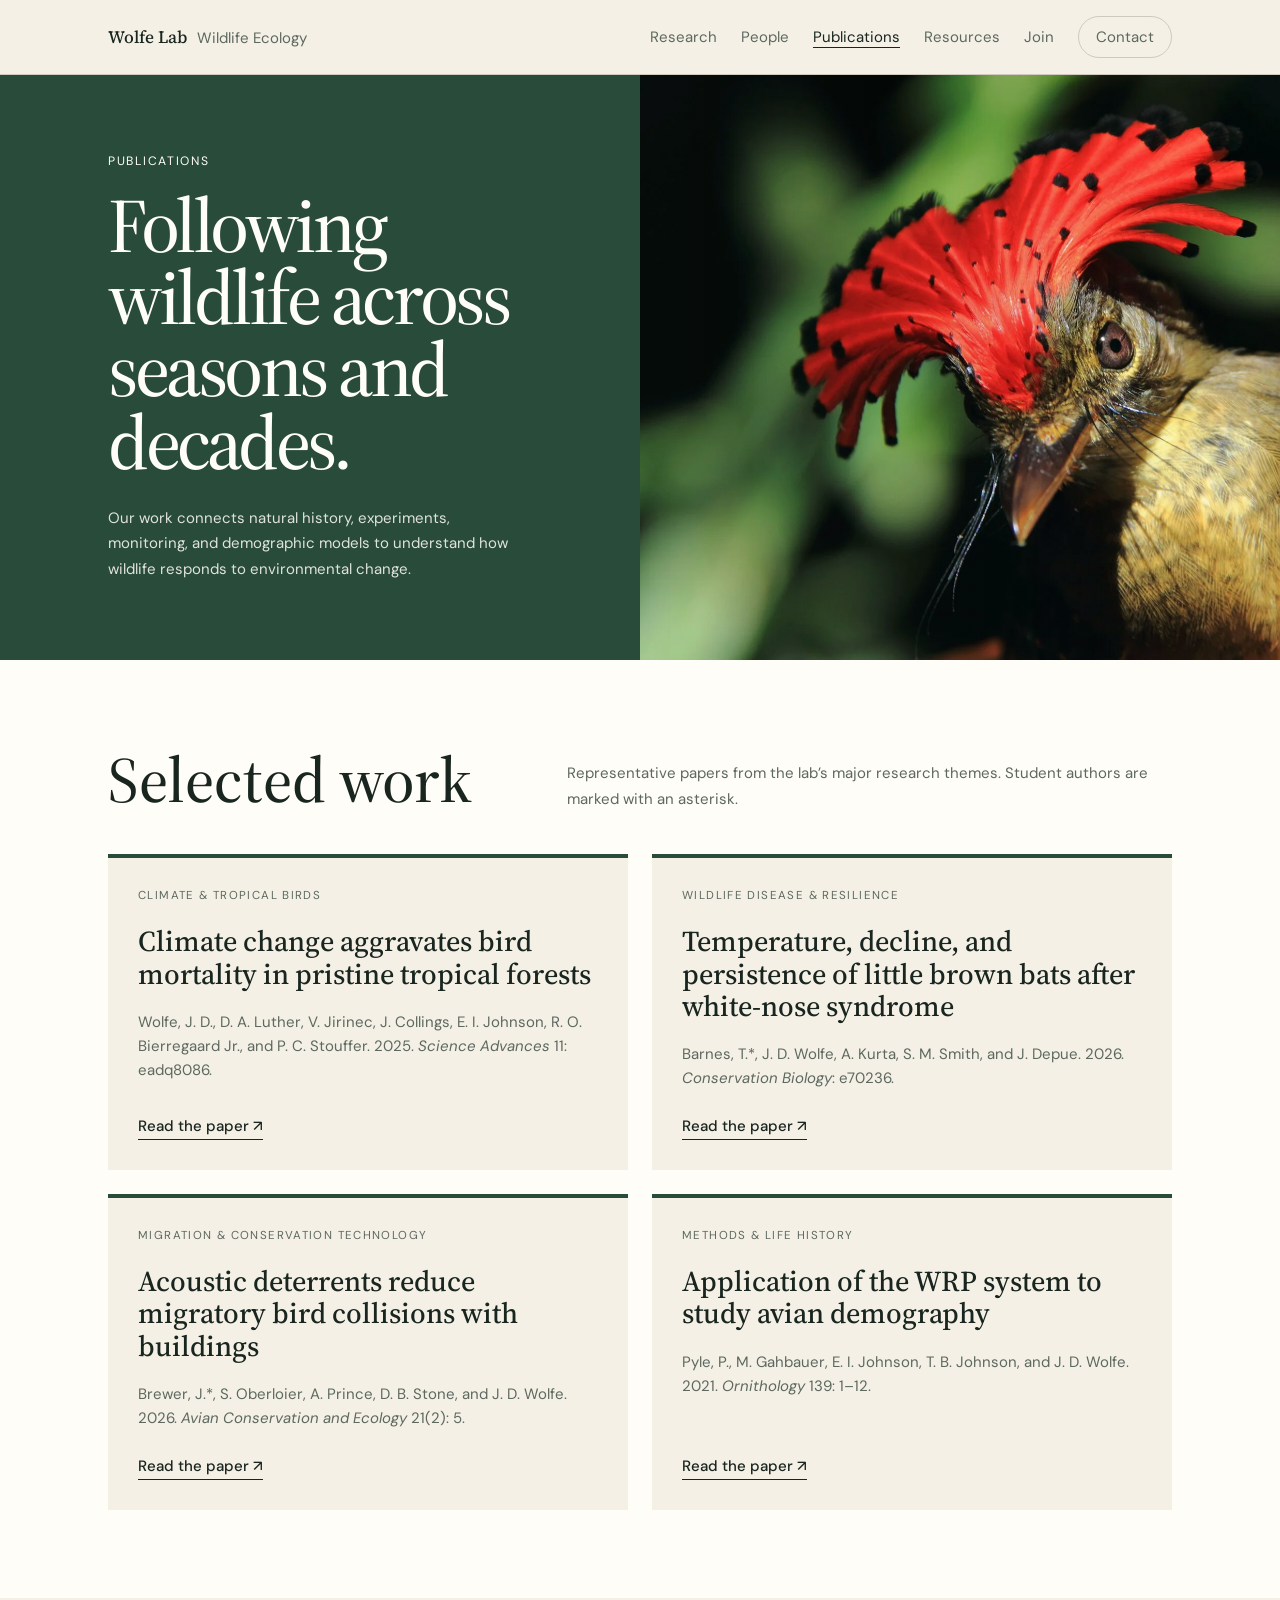
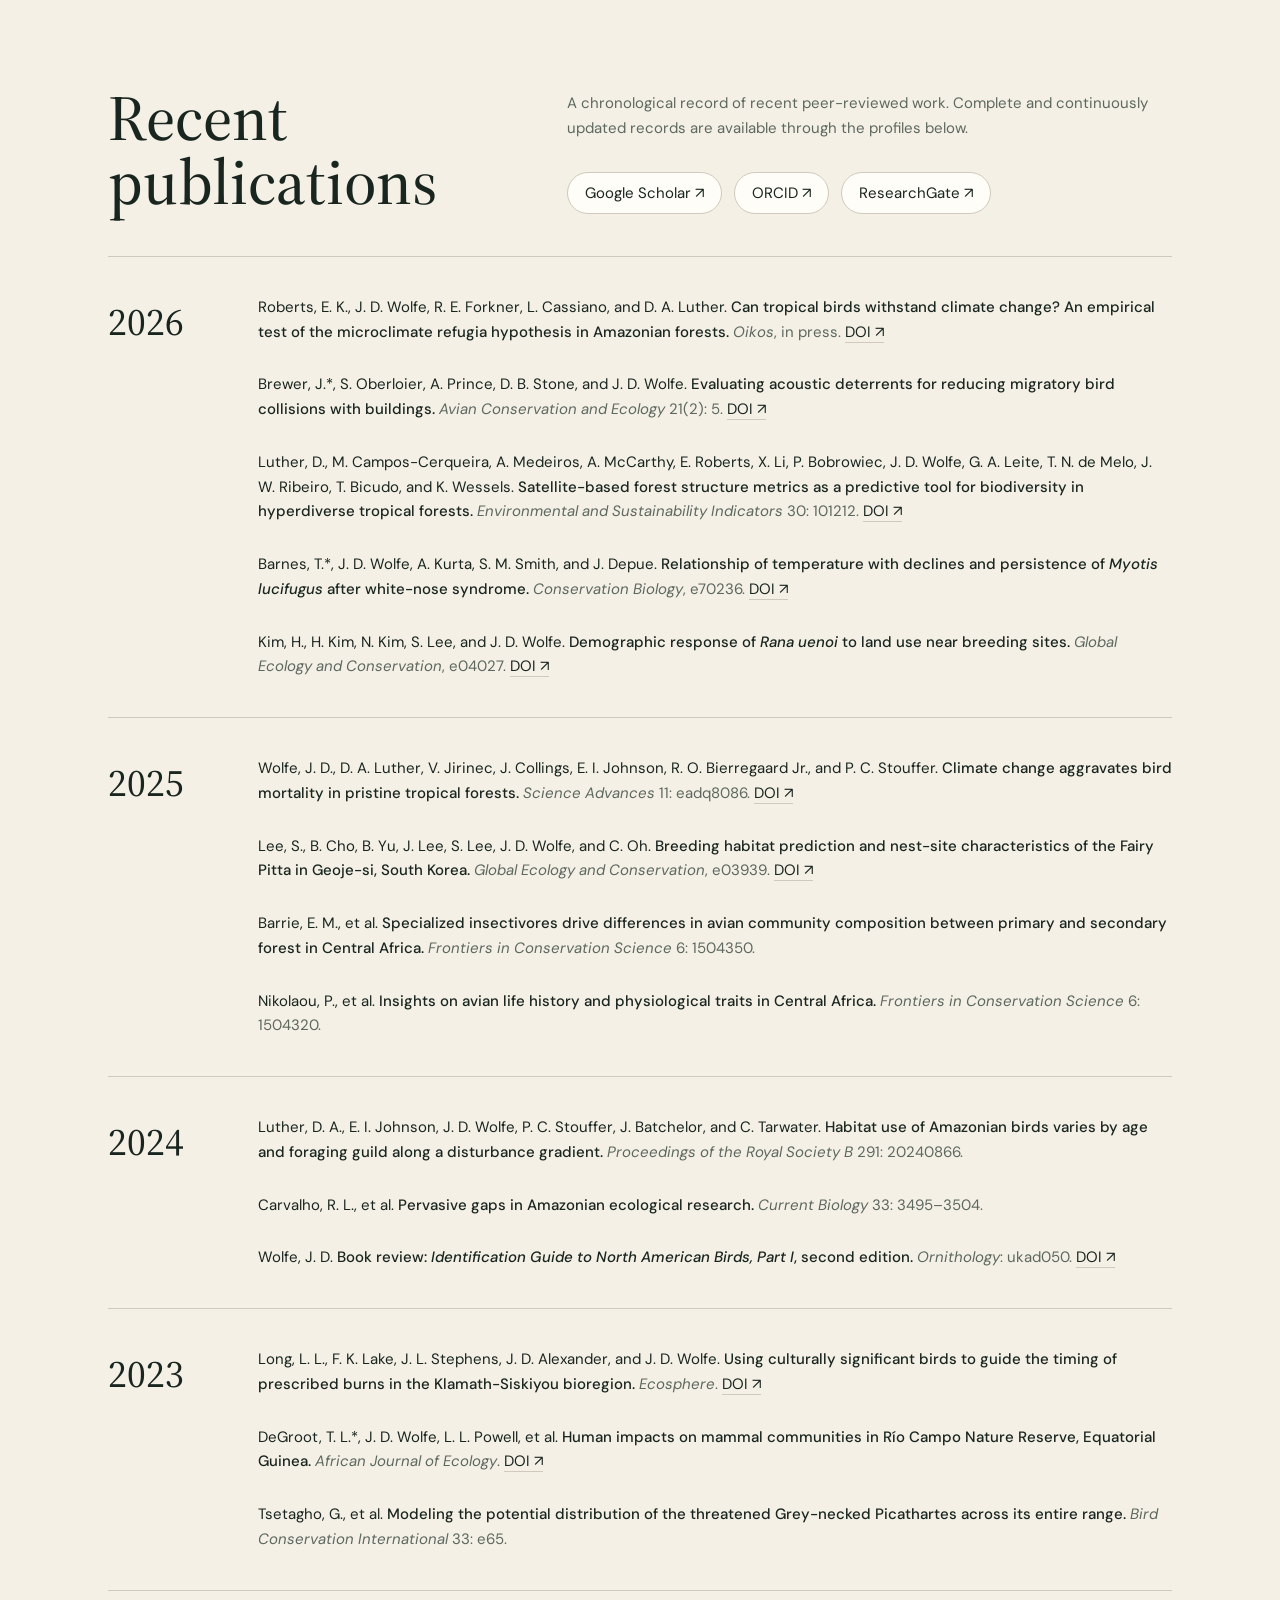
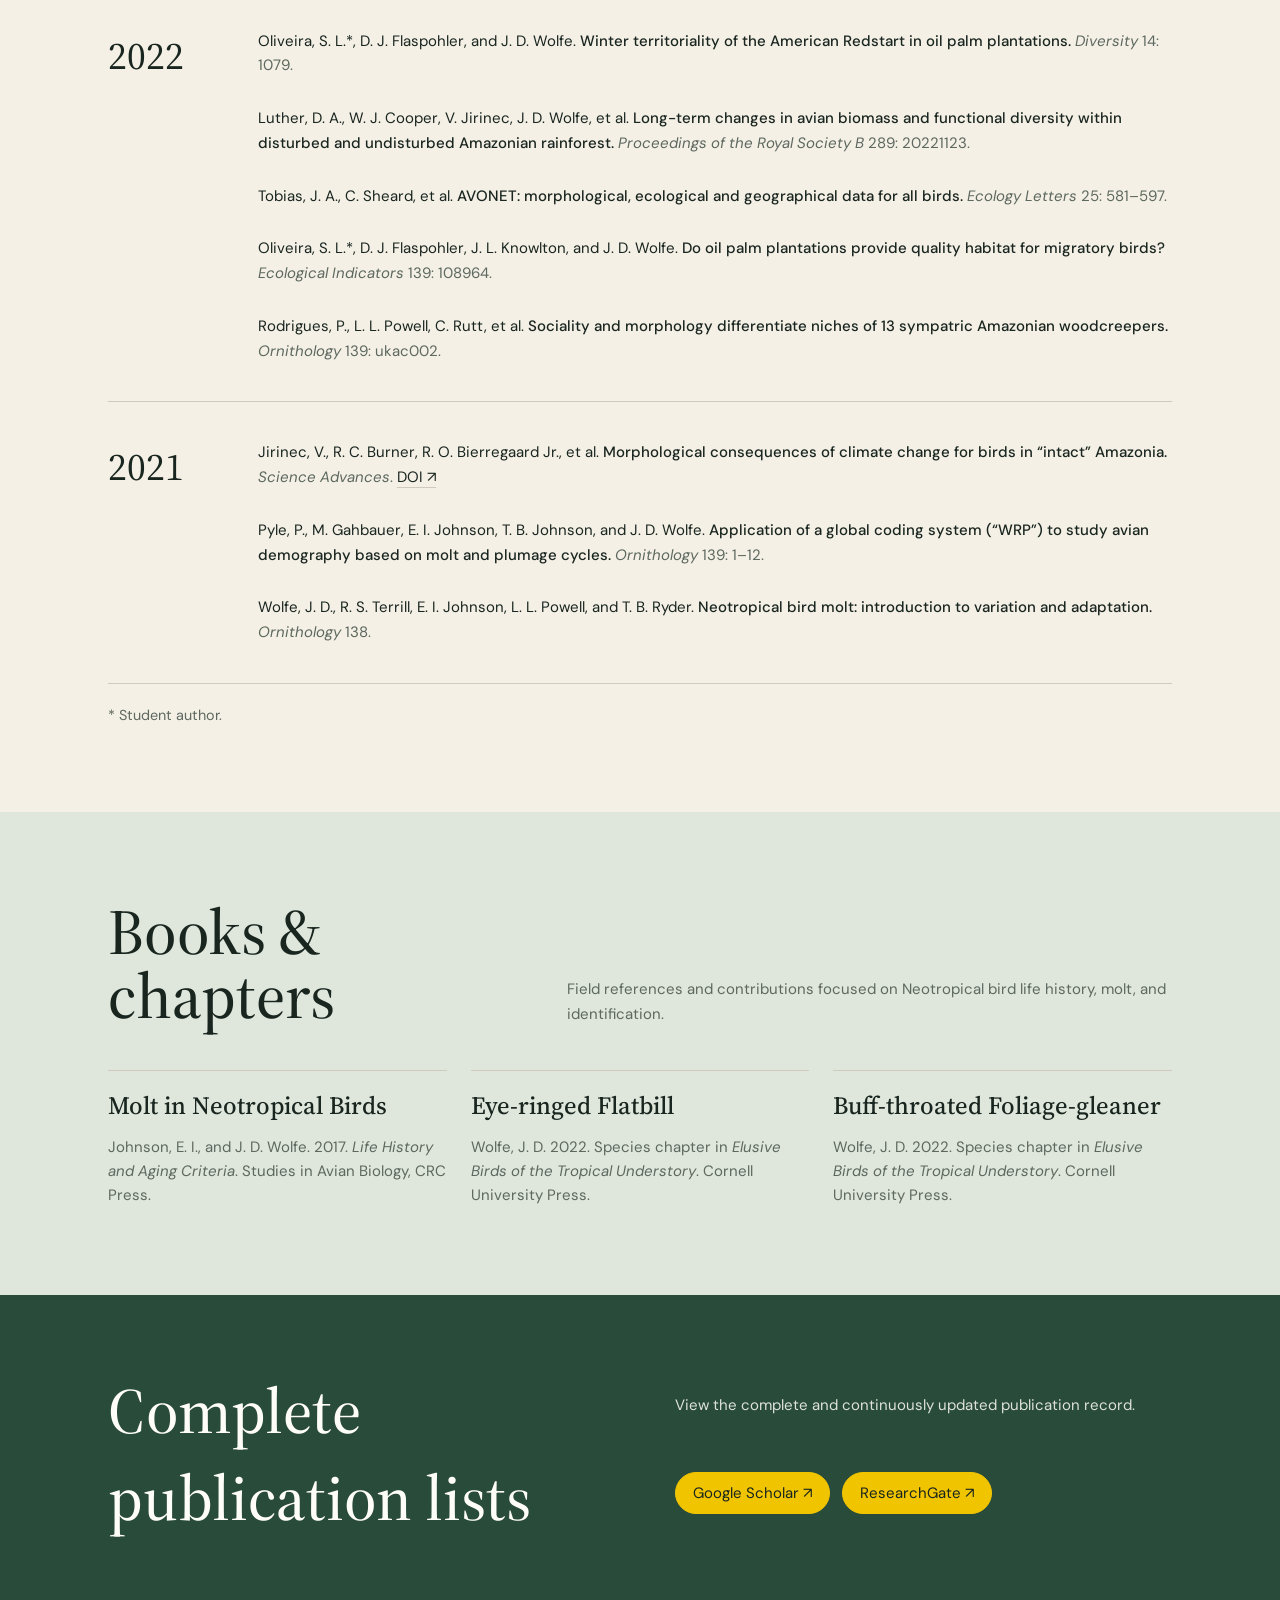
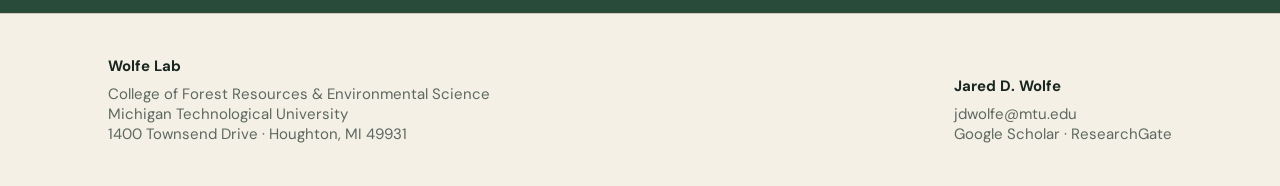
<file: publications.html>
<!doctype html>
<html lang="en">
<head>
<meta charset="utf-8"><meta name="viewport" content="width=device-width,initial-scale=1">
<meta name="description" content="Selected and recent publications from the Wolfe Lab at Michigan Technological University"><title>Publications — Wolfe Lab</title>
<link rel="stylesheet" href="/assets/mobile-nav.css">
<script src="/assets/mobile-nav.js" defer></script>
<style>
@import url('https://fonts.googleapis.com/css2?family=DM+Sans:wght@400;500&family=Source+Serif+4:opsz,wght@8..60,400;8..60,500&display=swap');
:root{--paper:#f4f0e6;--ink:#19251f;--white:#fffdf7;--green:#294b3a;--sage:#dfe6dc;--muted:#5d685f;--line:#cfcabd;--yellow:#f1c400}*{box-sizing:border-box}html{scroll-behavior:smooth}body{margin:0;background:var(--paper);color:var(--ink);font:15px "DM Sans",sans-serif}a{color:inherit;text-decoration:none}p{margin:0}h1,h2,h3{margin:0;font-family:"Source Serif 4",serif;font-weight:500}.shell{width:min(100%,1120px);margin:auto;padding-inline:28px}.topbar{border-bottom:1px solid var(--line)}.nav{min-height:74px;display:flex;align-items:center;justify-content:space-between;gap:20px}.brand{display:flex;align-items:baseline;gap:10px}.brand strong{font-family:"Source Serif 4",serif;font-size:1.08rem;font-weight:500}.brand span,.links{color:var(--muted)}.links{display:flex;align-items:center;gap:24px}.links .active{color:var(--ink);border-bottom:1px solid}.btn{display:inline-flex;align-items:center;justify-content:center;padding:10px 17px;border:1px solid var(--line);border-radius:999px}.hero{display:grid;grid-template-columns:1fr 1fr;min-height:570px;background:var(--green);color:var(--white)}.hero-copy{display:flex;flex-direction:column;justify-content:center;padding:78px max(28px,calc((100vw - 1120px)/2 + 28px))}.eyebrow{font-size:.76rem;letter-spacing:.14em;text-transform:uppercase}.hero h1{margin-top:20px;font-size:clamp(3rem,6vw,5.4rem);line-height:.94;letter-spacing:-.045em}.hero p:last-child{margin-top:28px;max-width:500px;line-height:1.7;opacity:.86}.hero-image{background:linear-gradient(90deg,rgba(41,75,58,.12),rgba(41,75,58,0)),url('assets/images/publications-9d2e55e85d45.webp') center/cover no-repeat}.section{padding:88px 0}.section-head{display:grid;grid-template-columns:.8fr 1.2fr;gap:56px;align-items:end;margin-bottom:42px}.section h2{font-size:clamp(2.3rem,5vw,4rem);line-height:1}.section-intro{color:var(--muted);line-height:1.7;max-width:650px}.featured{background:var(--white)}.themes{display:grid;grid-template-columns:repeat(2,minmax(0,1fr));gap:24px}.paper{padding:30px;border-top:4px solid var(--green);background:var(--paper);display:flex;flex-direction:column;min-height:310px}.paper .theme{font-size:.72rem;letter-spacing:.12em;text-transform:uppercase;color:var(--muted)}.paper h3{margin-top:22px;font-size:1.8rem;line-height:1.12}.paper .citation{margin-top:20px;color:var(--muted);line-height:1.6}.paper .text-link{margin-top:auto;padding-top:26px}.text-link{display:inline-block;width:max-content;border-bottom:1px solid;padding-bottom:3px;font-weight:500}.records{display:flex;flex-wrap:wrap;gap:12px;margin-top:30px}.records .btn{background:var(--white)}.pub-list{border-top:1px solid var(--line)}.year-group{display:grid;grid-template-columns:150px 1fr;border-bottom:1px solid var(--line);padding:38px 0}.year{font-family:"Source Serif 4",serif;font-size:2.4rem}.entries{display:grid;gap:28px}.entry{line-height:1.65}.entry .title{font-weight:500}.entry .journal{color:var(--muted)}.entry a{border-bottom:1px solid var(--line)}.note{margin-top:22px;color:var(--muted);font-size:.9rem}.books{background:var(--sage)}.book-grid{display:grid;grid-template-columns:repeat(3,minmax(0,1fr));gap:24px}.book{padding-top:20px;border-top:1px solid var(--line)}.book h3{font-size:1.55rem;line-height:1.2}.book p{margin-top:14px;color:var(--muted);line-height:1.6}.contact{background:var(--green);color:var(--white);padding:72px 0}.contact-grid{display:grid;grid-template-columns:1fr 1fr;gap:70px;align-items:center}.contact h2{font-size:clamp(2.4rem,5vw,4rem)}.contact p{line-height:1.7;opacity:.85}.contact .btn{margin-top:24px;background:var(--yellow);border-color:var(--yellow);color:var(--ink)}.footer{padding:42px 0;border-top:1px solid var(--line)}.footer-grid{display:flex;justify-content:space-between;align-items:end;gap:24px}.footer p{margin-top:8px;color:var(--muted)}
@media(max-width:760px){.shell{padding-inline:18px}.links a:not(.btn){display:none}.hero{grid-template-columns:1fr;min-height:auto}.hero-copy{padding:68px 18px}.hero-image{min-height:360px}.section{padding:64px 0}.section-head,.contact-grid{grid-template-columns:1fr;gap:32px}.themes,.book-grid{grid-template-columns:1fr}.year-group{grid-template-columns:1fr;gap:22px}.footer-grid{display:grid}}
</style></head>
<body>
<header class="topbar"><div class="shell nav"><a class="brand" href="index.html"><strong>Wolfe Lab</strong><span>Wildlife Ecology</span></a><button class="site-menu-toggle" type="button" aria-expanded="false" aria-controls="primary-menu"><span class="site-menu-icon" aria-hidden="true">☰</span><span class="site-menu-label">Menu</span></button><nav class="links" id="primary-menu" aria-label="Primary navigation"><a href="research.html">Research</a><a href="people.html">People</a><a class="active" aria-current="page" href="publications.html">Publications</a><a href="/resources/">Resources</a><a href="opportunities.html">Join</a><a class="btn" href="mailto:jdwolfe@mtu.edu">Contact</a></nav></div></header>
<main>
<section class="hero"><div class="hero-copy"><p class="eyebrow">Publications</p><h1>Following wildlife across seasons and decades.</h1><p>Our work connects natural history, experiments, monitoring, and demographic models to understand how wildlife responds to environmental change.</p></div><div class="hero-image" role="img" aria-label="Tropical field research by the Wolfe Lab"></div></section>

<section class="section featured"><div class="shell"><div class="section-head"><h2>Selected work</h2><p class="section-intro">Representative papers from the lab’s major research themes. Student authors are marked with an asterisk.</p></div><div class="themes">
<article class="paper"><p class="theme">Climate &amp; tropical birds</p><h3>Climate change aggravates bird mortality in pristine tropical forests</h3><p class="citation">Wolfe, J. D., D. A. Luther, V. Jirinec, J. Collings, E. I. Johnson, R. O. Bierregaard Jr., and P. C. Stouffer. 2025. <em>Science Advances</em> 11: eadq8086.</p><a class="text-link" href="https://doi.org/10.1126/sciadv.adq8086">Read the paper ↗</a></article>
<article class="paper"><p class="theme">Wildlife disease &amp; resilience</p><h3>Temperature, decline, and persistence of little brown bats after white-nose syndrome</h3><p class="citation">Barnes, T.*, J. D. Wolfe, A. Kurta, S. M. Smith, and J. Depue. 2026. <em>Conservation Biology</em>: e70236.</p><a class="text-link" href="https://doi.org/10.1111/cobi.70236">Read the paper ↗</a></article>
<article class="paper"><p class="theme">Migration &amp; conservation technology</p><h3>Acoustic deterrents reduce migratory bird collisions with buildings</h3><p class="citation">Brewer, J.*, S. Oberloier, A. Prince, D. B. Stone, and J. D. Wolfe. 2026. <em>Avian Conservation and Ecology</em> 21(2): 5.</p><a class="text-link" href="https://doi.org/10.5751/ACE-03143-210205">Read the paper ↗</a></article>
<article class="paper"><p class="theme">Methods &amp; life history</p><h3>Application of the WRP system to study avian demography</h3><p class="citation">Pyle, P., M. Gahbauer, E. I. Johnson, T. B. Johnson, and J. D. Wolfe. 2021. <em>Ornithology</em> 139: 1–12.</p><a class="text-link" href="https://doi.org/10.1093/ornithology/ukab063">Read the paper ↗</a></article>
</div></div></section>

<section class="section"><div class="shell"><div class="section-head"><h2>Recent publications</h2><div><p class="section-intro">A chronological record of recent peer-reviewed work. Complete and continuously updated records are available through the profiles below.</p><div class="records"><a class="btn" href="https://scholar.google.com/citations?user=y9RgxvQAAAAJ">Google Scholar ↗</a><a class="btn" href="https://orcid.org/0000-0001-5575-086X">ORCID ↗</a><a class="btn" href="https://www.researchgate.net/profile/Jared-Wolfe">ResearchGate ↗</a></div></div></div>
<div class="pub-list">
<div class="year-group"><div class="year">2026</div><div class="entries">
<p class="entry">Roberts, E. K., J. D. Wolfe, R. E. Forkner, L. Cassiano, and D. A. Luther. <span class="title">Can tropical birds withstand climate change? An empirical test of the microclimate refugia hypothesis in Amazonian forests.</span> <span class="journal"><em>Oikos</em>, in press.</span> <a href="https://doi.org/10.1002/oik.12201">DOI ↗</a></p>
<p class="entry">Brewer, J.*, S. Oberloier, A. Prince, D. B. Stone, and J. D. Wolfe. <span class="title">Evaluating acoustic deterrents for reducing migratory bird collisions with buildings.</span> <span class="journal"><em>Avian Conservation and Ecology</em> 21(2): 5.</span> <a href="https://doi.org/10.5751/ACE-03143-210205">DOI ↗</a></p>
<p class="entry">Luther, D., M. Campos-Cerqueira, A. Medeiros, A. McCarthy, E. Roberts, X. Li, P. Bobrowiec, J. D. Wolfe, G. A. Leite, T. N. de Melo, J. W. Ribeiro, T. Bicudo, and K. Wessels. <span class="title">Satellite-based forest structure metrics as a predictive tool for biodiversity in hyperdiverse tropical forests.</span> <span class="journal"><em>Environmental and Sustainability Indicators</em> 30: 101212.</span> <a href="https://doi.org/10.1016/j.indic.2026.101212">DOI ↗</a></p>
<p class="entry">Barnes, T.*, J. D. Wolfe, A. Kurta, S. M. Smith, and J. Depue. <span class="title">Relationship of temperature with declines and persistence of <em>Myotis lucifugus</em> after white-nose syndrome.</span> <span class="journal"><em>Conservation Biology</em>, e70236.</span> <a href="https://doi.org/10.1111/cobi.70236">DOI ↗</a></p>
<p class="entry">Kim, H., H. Kim, N. Kim, S. Lee, and J. D. Wolfe. <span class="title">Demographic response of <em>Rana uenoi</em> to land use near breeding sites.</span> <span class="journal"><em>Global Ecology and Conservation</em>, e04027.</span> <a href="https://doi.org/10.1016/j.gecco.2025.e04027">DOI ↗</a></p>
</div></div>
<div class="year-group"><div class="year">2025</div><div class="entries">
<p class="entry">Wolfe, J. D., D. A. Luther, V. Jirinec, J. Collings, E. I. Johnson, R. O. Bierregaard Jr., and P. C. Stouffer. <span class="title">Climate change aggravates bird mortality in pristine tropical forests.</span> <span class="journal"><em>Science Advances</em> 11: eadq8086.</span> <a href="https://doi.org/10.1126/sciadv.adq8086">DOI ↗</a></p>
<p class="entry">Lee, S., B. Cho, B. Yu, J. Lee, S. Lee, J. D. Wolfe, and C. Oh. <span class="title">Breeding habitat prediction and nest-site characteristics of the Fairy Pitta in Geoje-si, South Korea.</span> <span class="journal"><em>Global Ecology and Conservation</em>, e03939.</span> <a href="https://doi.org/10.1016/j.gecco.2025.e03939">DOI ↗</a></p>
<p class="entry">Barrie, E. M., et al. <span class="title">Specialized insectivores drive differences in avian community composition between primary and secondary forest in Central Africa.</span> <span class="journal"><em>Frontiers in Conservation Science</em> 6: 1504350.</span></p>
<p class="entry">Nikolaou, P., et al. <span class="title">Insights on avian life history and physiological traits in Central Africa.</span> <span class="journal"><em>Frontiers in Conservation Science</em> 6: 1504320.</span></p>
</div></div>
<div class="year-group"><div class="year">2024</div><div class="entries">
<p class="entry">Luther, D. A., E. I. Johnson, J. D. Wolfe, P. C. Stouffer, J. Batchelor, and C. Tarwater. <span class="title">Habitat use of Amazonian birds varies by age and foraging guild along a disturbance gradient.</span> <span class="journal"><em>Proceedings of the Royal Society B</em> 291: 20240866.</span></p>
<p class="entry">Carvalho, R. L., et al. <span class="title">Pervasive gaps in Amazonian ecological research.</span> <span class="journal"><em>Current Biology</em> 33: 3495–3504.</span></p>
<p class="entry">Wolfe, J. D. <span class="title">Book review: <em>Identification Guide to North American Birds, Part I</em>, second edition.</span> <span class="journal"><em>Ornithology</em>: ukad050.</span> <a href="https://doi.org/10.1093/ornithology/ukad050">DOI ↗</a></p>
</div></div>
<div class="year-group"><div class="year">2023</div><div class="entries">
<p class="entry">Long, L. L., F. K. Lake, J. L. Stephens, J. D. Alexander, and J. D. Wolfe. <span class="title">Using culturally significant birds to guide the timing of prescribed burns in the Klamath-Siskiyou bioregion.</span> <span class="journal"><em>Ecosphere</em>.</span> <a href="https://doi.org/10.1002/ecs2.4541">DOI ↗</a></p>
<p class="entry">DeGroot, T. L.*, J. D. Wolfe, L. L. Powell, et al. <span class="title">Human impacts on mammal communities in Río Campo Nature Reserve, Equatorial Guinea.</span> <span class="journal"><em>African Journal of Ecology</em>.</span> <a href="https://doi.org/10.1111/aje.13108">DOI ↗</a></p>
<p class="entry">Tsetagho, G., et al. <span class="title">Modeling the potential distribution of the threatened Grey-necked Picathartes across its entire range.</span> <span class="journal"><em>Bird Conservation International</em> 33: e65.</span></p>
</div></div>
<div class="year-group"><div class="year">2022</div><div class="entries">
<p class="entry">Oliveira, S. L.*, D. J. Flaspohler, and J. D. Wolfe. <span class="title">Winter territoriality of the American Redstart in oil palm plantations.</span> <span class="journal"><em>Diversity</em> 14: 1079.</span></p>
<p class="entry">Luther, D. A., W. J. Cooper, V. Jirinec, J. D. Wolfe, et al. <span class="title">Long-term changes in avian biomass and functional diversity within disturbed and undisturbed Amazonian rainforest.</span> <span class="journal"><em>Proceedings of the Royal Society B</em> 289: 20221123.</span></p>
<p class="entry">Tobias, J. A., C. Sheard, et al. <span class="title">AVONET: morphological, ecological and geographical data for all birds.</span> <span class="journal"><em>Ecology Letters</em> 25: 581–597.</span></p>
<p class="entry">Oliveira, S. L.*, D. J. Flaspohler, J. L. Knowlton, and J. D. Wolfe. <span class="title">Do oil palm plantations provide quality habitat for migratory birds?</span> <span class="journal"><em>Ecological Indicators</em> 139: 108964.</span></p>
<p class="entry">Rodrigues, P., L. L. Powell, C. Rutt, et al. <span class="title">Sociality and morphology differentiate niches of 13 sympatric Amazonian woodcreepers.</span> <span class="journal"><em>Ornithology</em> 139: ukac002.</span></p>
</div></div>
<div class="year-group"><div class="year">2021</div><div class="entries">
<p class="entry">Jirinec, V., R. C. Burner, R. O. Bierregaard Jr., et al. <span class="title">Morphological consequences of climate change for birds in “intact” Amazonia.</span> <span class="journal"><em>Science Advances</em>.</span> <a href="https://doi.org/10.1126/sciadv.abk1743">DOI ↗</a></p>
<p class="entry">Pyle, P., M. Gahbauer, E. I. Johnson, T. B. Johnson, and J. D. Wolfe. <span class="title">Application of a global coding system (“WRP”) to study avian demography based on molt and plumage cycles.</span> <span class="journal"><em>Ornithology</em> 139: 1–12.</span></p>
<p class="entry">Wolfe, J. D., R. S. Terrill, E. I. Johnson, L. L. Powell, and T. B. Ryder. <span class="title">Neotropical bird molt: introduction to variation and adaptation.</span> <span class="journal"><em>Ornithology</em> 138.</span></p>
</div></div>
</div><p class="note">* Student author.</p></div></section>

<section class="section books"><div class="shell"><div class="section-head"><h2>Books &amp; chapters</h2><p class="section-intro">Field references and contributions focused on Neotropical bird life history, molt, and identification.</p></div><div class="book-grid">
<article class="book"><h3>Molt in Neotropical Birds</h3><p>Johnson, E. I., and J. D. Wolfe. 2017. <em>Life History and Aging Criteria</em>. Studies in Avian Biology, CRC Press.</p></article>
<article class="book"><h3>Eye-ringed Flatbill</h3><p>Wolfe, J. D. 2022. Species chapter in <em>Elusive Birds of the Tropical Understory</em>. Cornell University Press.</p></article>
<article class="book"><h3>Buff-throated Foliage-gleaner</h3><p>Wolfe, J. D. 2022. Species chapter in <em>Elusive Birds of the Tropical Understory</em>. Cornell University Press.</p></article>
</div></div></section>

<section class="contact" id="complete-lists"><div class="shell contact-grid"><h2>Complete publication lists</h2><div><p>View the complete and continuously updated publication record.</p><div class="records"><a class="btn" href="https://scholar.google.com/citations?user=y9RgxvQAAAAJ">Google Scholar ↗</a><a class="btn" href="https://www.researchgate.net/profile/Jared-Wolfe">ResearchGate ↗</a></div></div></div></section>
</main>
<footer class="footer"><div class="shell footer-grid"><div><strong>Wolfe Lab</strong><p>College of Forest Resources &amp; Environmental Science<br>Michigan Technological University<br>1400 Townsend Drive · Houghton, MI 49931</p></div><div><strong>Jared D. Wolfe</strong><p><a href="mailto:jdwolfe@mtu.edu">jdwolfe@mtu.edu</a><br><a href="https://scholar.google.com/citations?user=y9RgxvQAAAAJ">Google Scholar</a> · <a href="https://www.researchgate.net/profile/Jared-Wolfe">ResearchGate</a></p></div></div></footer>
</body></html>
</file>
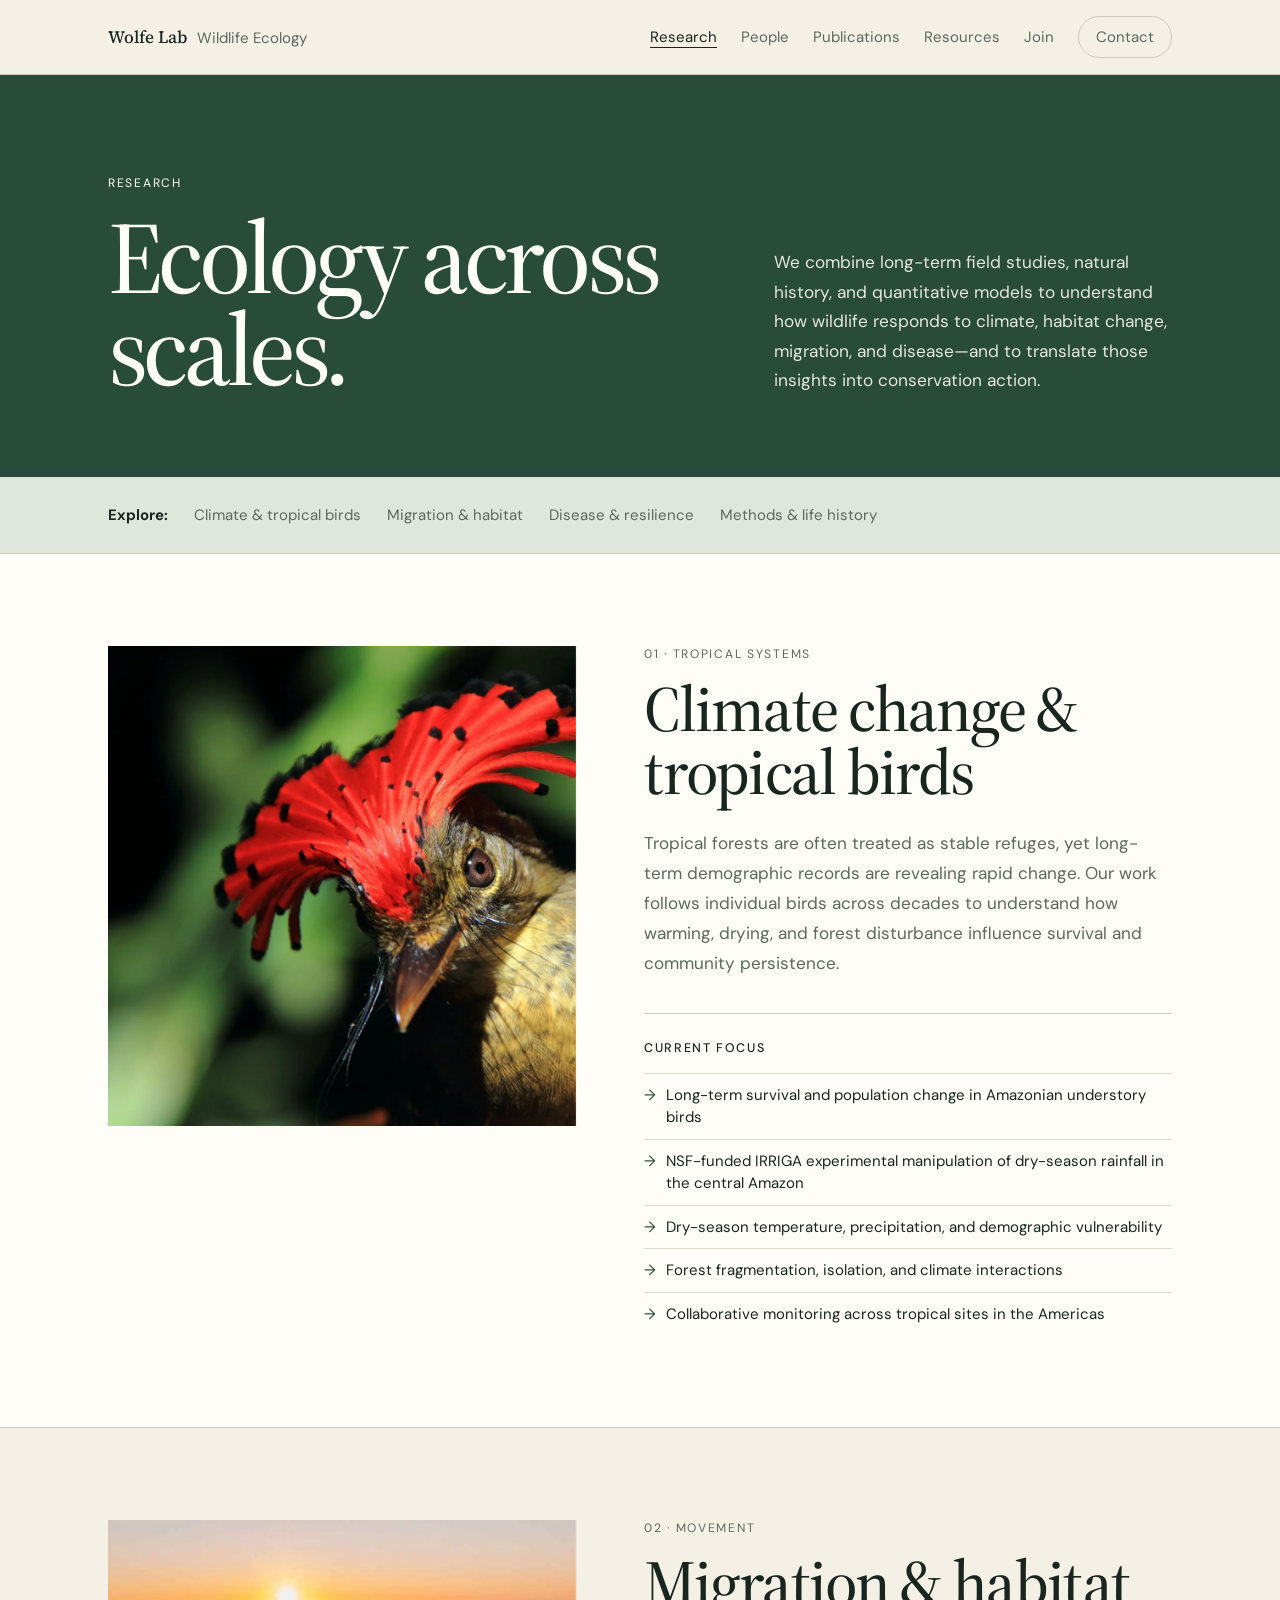
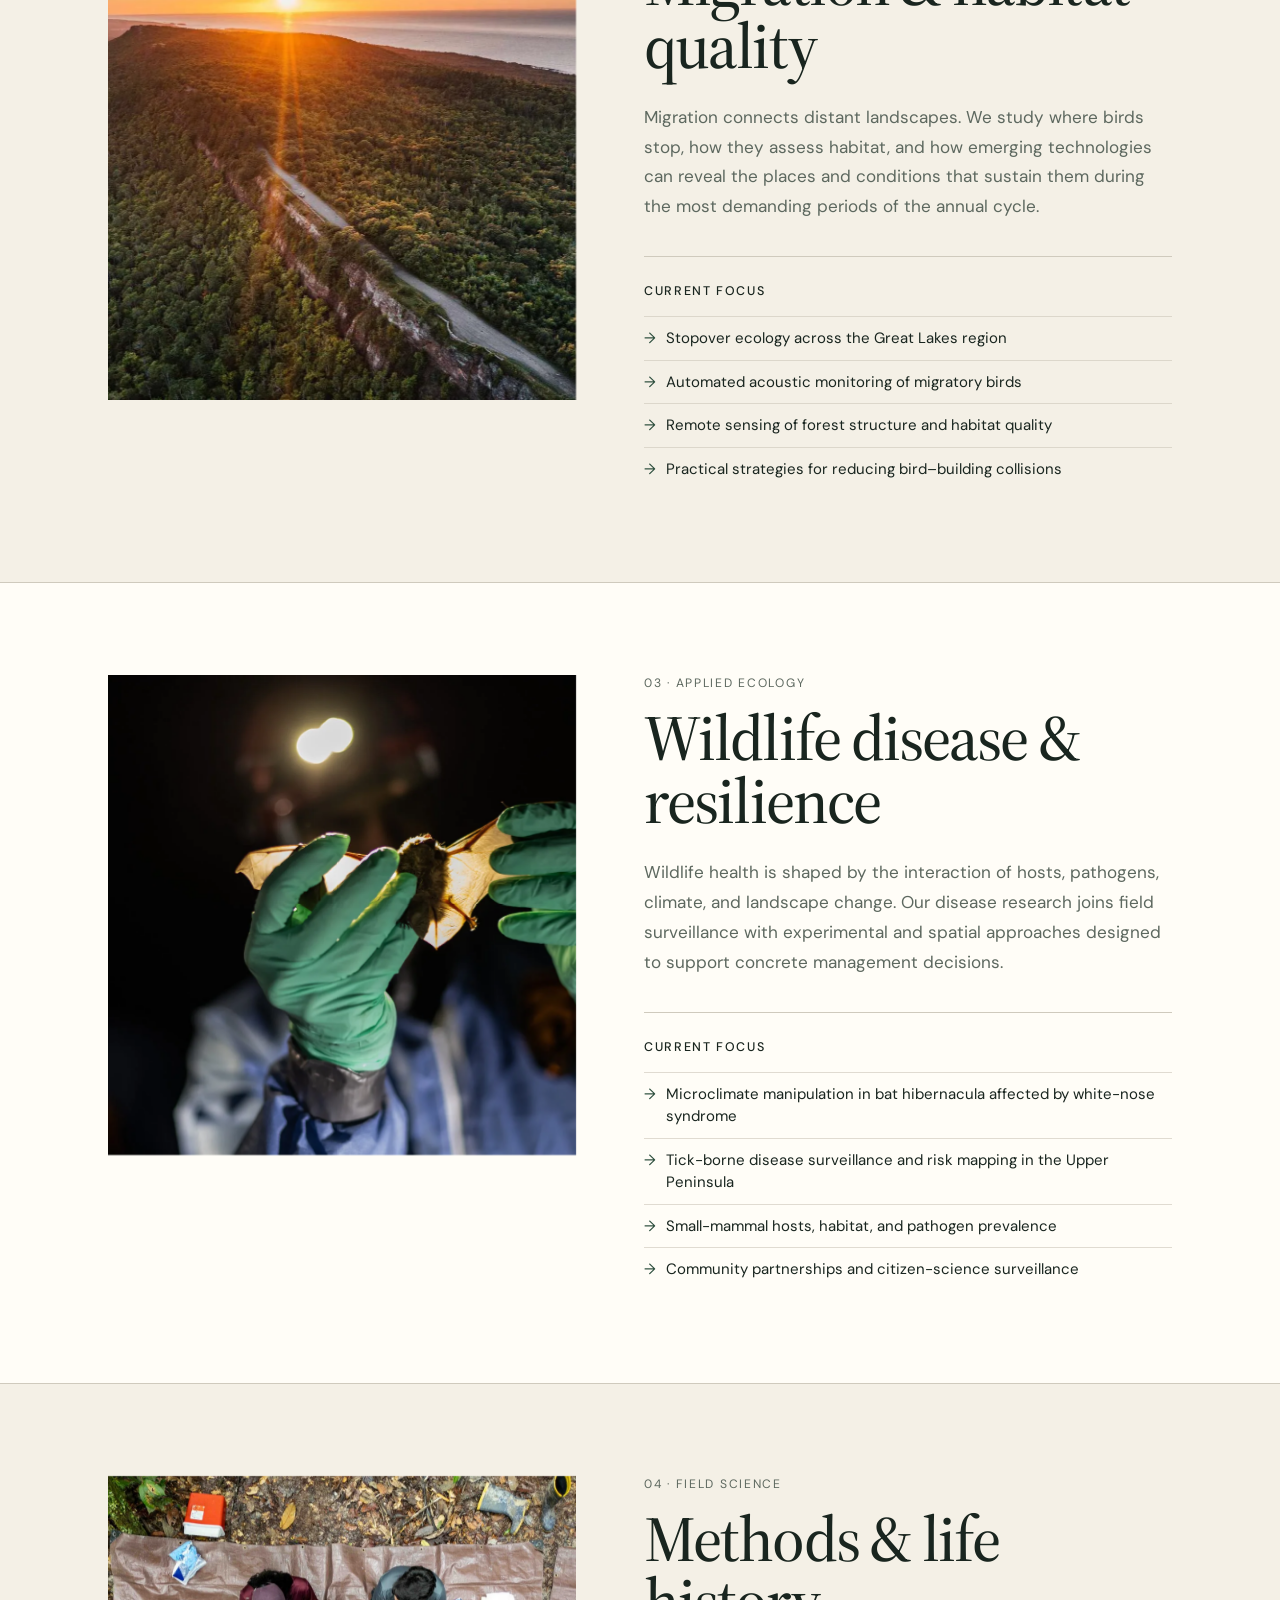
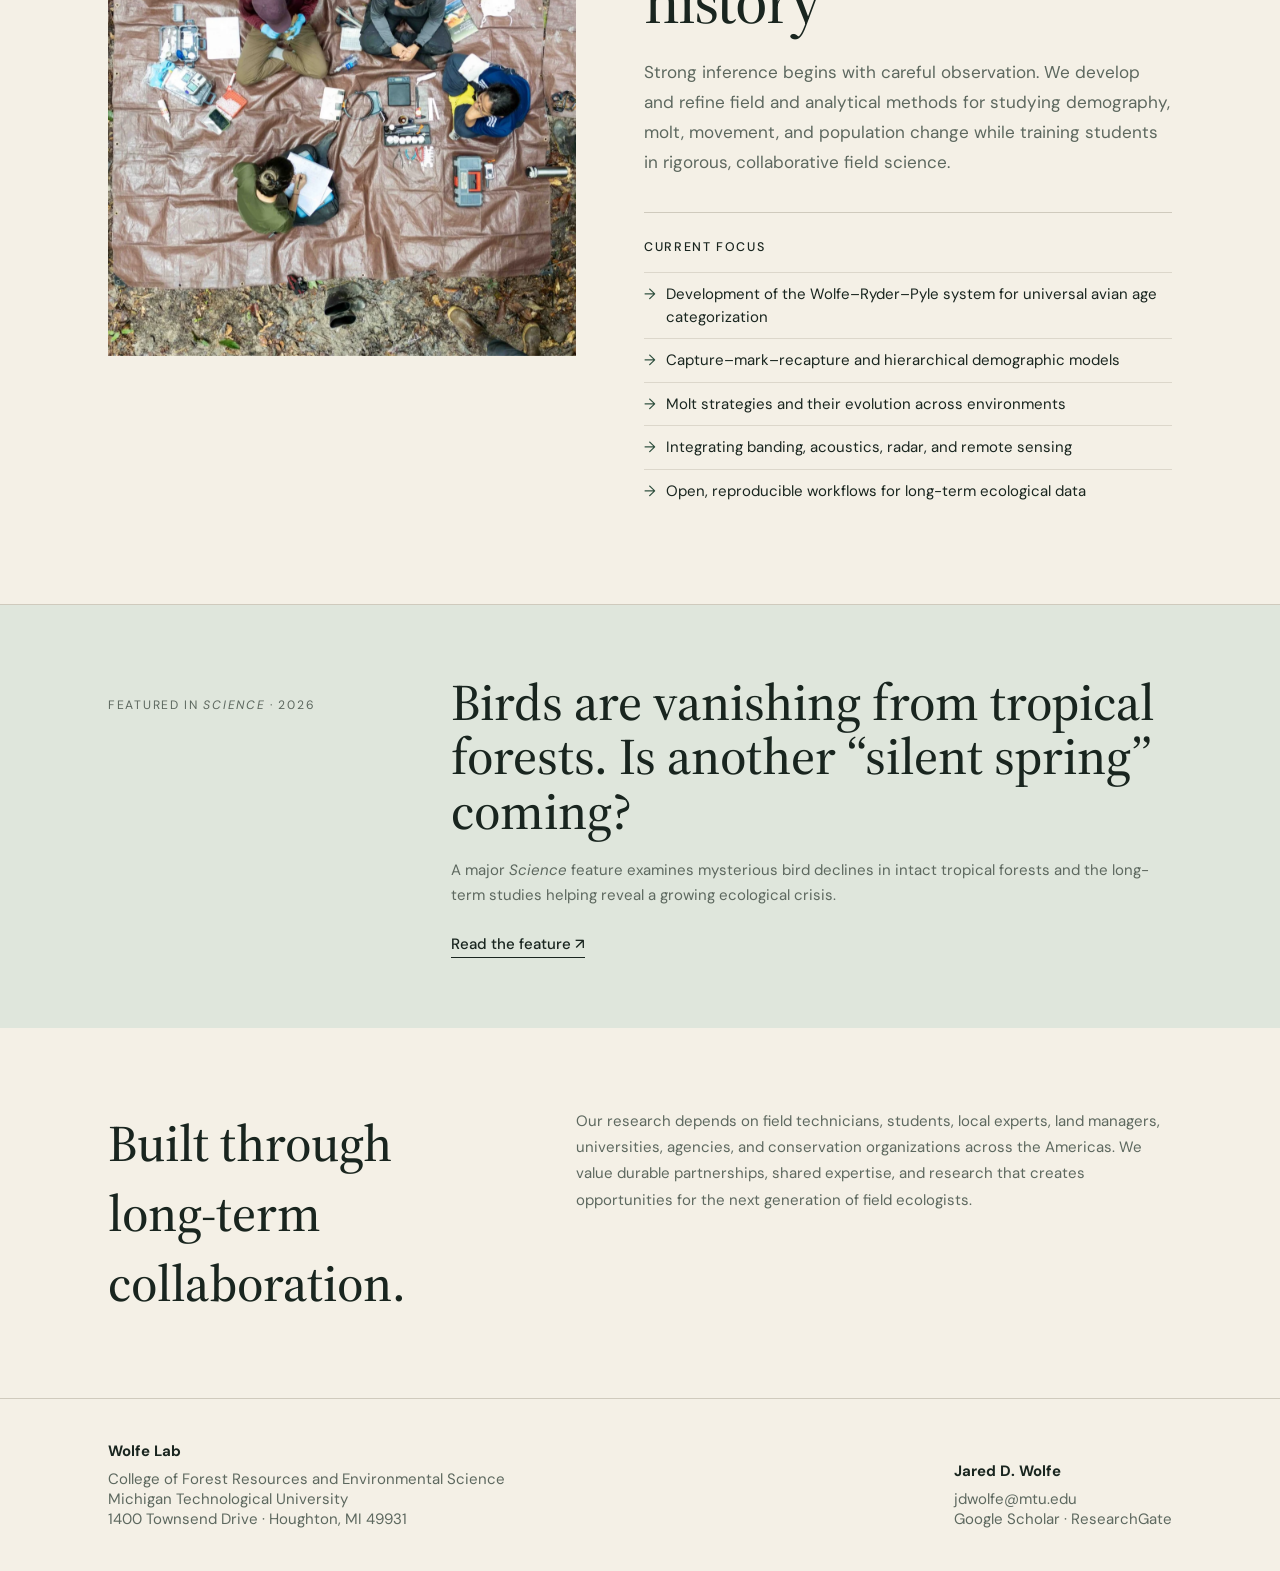
<file: research.html>
<!doctype html>
<html lang="en">
<head>
<meta charset="utf-8">
<meta name="viewport" content="width=device-width, initial-scale=1">
<meta name="description" content="Research programs of the Wolfe Lab at Michigan Technological University">
<title>Research — Wolfe Lab</title>
<link rel="stylesheet" href="/assets/mobile-nav.css">
<script src="/assets/mobile-nav.js" defer></script>
<style>
@import url('https://fonts.googleapis.com/css2?family=DM+Sans:wght@400;500&family=Source+Serif+4:opsz,wght@8..60,400;8..60,500&display=swap');
:root{--paper:#f4f0e6;--ink:#19251f;--white:#fffdf7;--green:#294b3a;--sage:#dfe6dc;--muted:#5d685f;--line:#cfcabd;--yellow:#f1c400}
*{box-sizing:border-box}html{scroll-behavior:smooth}body{margin:0;background:var(--paper);color:var(--ink);font-family:"DM Sans",sans-serif;font-size:15px}a{color:inherit;text-decoration:none}p{margin:0}h1,h2,h3{margin:0;font-family:"Source Serif 4",serif;font-weight:500}.shell{width:min(100%,1120px);margin:auto;padding-inline:28px}.topbar{border-bottom:1px solid var(--line);background:var(--paper)}.nav{min-height:74px;display:flex;align-items:center;justify-content:space-between;gap:20px}.brand{display:flex;align-items:baseline;gap:10px}.brand strong{font-family:"Source Serif 4",serif;font-size:1.08rem;font-weight:500}.brand span,.links{color:var(--muted)}.links{display:flex;align-items:center;gap:24px}.links .active{color:var(--ink);border-bottom:1px solid currentColor}.btn{display:inline-flex;align-items:center;justify-content:center;padding:10px 17px;border:1px solid var(--line);border-radius:999px}.intro{padding:100px 0 82px;background:var(--green);color:var(--white)}.eyebrow{font-size:.76rem;letter-spacing:.14em;text-transform:uppercase}.intro h1{max-width:850px;margin-top:20px;font-size:clamp(3.5rem,8vw,7rem);line-height:.9;letter-spacing:-.045em}.intro-grid{display:grid;grid-template-columns:1.2fr .8fr;gap:70px;align-items:end}.intro-copy{font-size:1.08rem;line-height:1.7;opacity:.88}.jump{background:var(--sage);border-bottom:1px solid var(--line)}.jump-inner{min-height:76px;display:flex;align-items:center;gap:26px;overflow-x:auto}.jump strong{white-space:nowrap}.jump a{white-space:nowrap;color:var(--muted)}.jump a:hover{color:var(--ink)}.program{padding:92px 0;border-bottom:1px solid var(--line)}.program-grid{display:grid;grid-template-columns:44% 1fr;gap:68px;align-items:start}.program:nth-of-type(even){background:var(--white)}.program-media{position:sticky;top:28px}.program img{width:100%;height:480px;object-fit:cover;display:block}.program .climate{object-position:45% 50%}.program .migration{object-position:50% 46%}.program .disease{object-position:52% 50%}.program .methods{object-position:50% 50%}.number{color:var(--muted);margin-bottom:16px}.program h2{font-size:clamp(2.4rem,5vw,4.3rem);line-height:.98;letter-spacing:-.03em}.summary{margin-top:25px;font-size:1.07rem;line-height:1.75;color:var(--muted)}.focus{margin-top:34px;padding-top:26px;border-top:1px solid var(--line)}.focus h3{font-family:"DM Sans",sans-serif;font-size:.78rem;letter-spacing:.13em;text-transform:uppercase}.focus ul{margin:17px 0 0;padding:0;list-style:none}.focus li{padding:10px 0 10px 22px;border-top:1px solid color-mix(in srgb,var(--line) 65%,transparent);position:relative;line-height:1.5}.focus li::before{content:"→";position:absolute;left:0;color:var(--green)}.feature{padding:70px 0;background:var(--sage)}.feature-grid{display:grid;grid-template-columns:.55fr 1.45fr;gap:70px}.feature h2{font-size:clamp(2rem,4vw,3.5rem);line-height:1.06}.feature p{margin-top:20px;color:var(--muted);line-height:1.7}.text-link{display:inline-block;margin-top:25px;font-weight:500;border-bottom:1px solid currentColor;padding-bottom:3px}.collab{padding:80px 0}.collab-grid{display:grid;grid-template-columns:.8fr 1.2fr;gap:70px}.collab h2{font-size:clamp(2rem,4vw,3.4rem)}.collab p{color:var(--muted);line-height:1.75}.footer{padding:42px 0;border-top:1px solid var(--line)}.footer-grid{display:flex;justify-content:space-between;align-items:end;gap:24px}.footer p{margin-top:8px;color:var(--muted)}
@media(max-width:760px){.shell{padding-inline:18px}.links a:not(.btn){display:none}.intro{padding:72px 0 62px}.intro-grid,.program-grid,.feature-grid,.collab-grid{grid-template-columns:1fr;gap:32px}.jump-inner{gap:18px}.program{padding:64px 0}.program-media{position:static}.program img{height:360px}.footer-grid{display:grid}.intro h1{font-size:clamp(3rem,16vw,5rem)}}
</style>
</head>
<body>
<header class="topbar"><div class="shell nav"><a class="brand" href="index.html"><strong>Wolfe Lab</strong><span>Wildlife Ecology</span></a><button class="site-menu-toggle" type="button" aria-expanded="false" aria-controls="primary-menu"><span class="site-menu-icon" aria-hidden="true">☰</span><span class="site-menu-label">Menu</span></button><nav class="links" id="primary-menu" aria-label="Primary navigation"><a class="active" aria-current="page" href="research.html">Research</a><a href="people.html">People</a><a href="publications.html">Publications</a><a href="/resources/">Resources</a><a href="opportunities.html">Join</a><a class="btn" href="mailto:jdwolfe@mtu.edu">Contact</a></nav></div></header>
<main>
<section class="intro"><div class="shell intro-grid"><div><p class="eyebrow">Research</p><h1>Ecology across scales.</h1></div><p class="intro-copy">We combine long-term field studies, natural history, and quantitative models to understand how wildlife responds to climate, habitat change, migration, and disease—and to translate those insights into conservation action.</p></div></section>
<nav class="jump" aria-label="Research themes"><div class="shell jump-inner"><strong>Explore:</strong><a href="#climate">Climate &amp; tropical birds</a><a href="#migration">Migration &amp; habitat</a><a href="#disease">Disease &amp; resilience</a><a href="#methods">Methods &amp; life history</a></div></nav>

<section class="program" id="climate"><div class="shell program-grid"><div class="program-media"><img class="climate" src="assets/images/research-9d2e55e85d45.webp" alt="Amazonian Royal Flycatcher displaying its crown"></div><div><p class="number eyebrow">01 · Tropical systems</p><h2>Climate change &amp; tropical birds</h2><p class="summary">Tropical forests are often treated as stable refuges, yet long-term demographic records are revealing rapid change. Our work follows individual birds across decades to understand how warming, drying, and forest disturbance influence survival and community persistence.</p><div class="focus"><h3>Current focus</h3><ul><li>Long-term survival and population change in Amazonian understory birds</li><li>NSF-funded IRRIGA experimental manipulation of dry-season rainfall in the central Amazon</li><li>Dry-season temperature, precipitation, and demographic vulnerability</li><li>Forest fragmentation, isolation, and climate interactions</li><li>Collaborative monitoring across tropical sites in the Americas</li></ul></div></div></div></section>

<section class="program" id="migration"><div class="shell program-grid"><div class="program-media"><img class="migration" src="assets/images/research-7ef67268573a.webp" alt="Forested Keweenaw Peninsula along Lake Superior"></div><div><p class="number eyebrow">02 · Movement</p><h2>Migration &amp; habitat quality</h2><p class="summary">Migration connects distant landscapes. We study where birds stop, how they assess habitat, and how emerging technologies can reveal the places and conditions that sustain them during the most demanding periods of the annual cycle.</p><div class="focus"><h3>Current focus</h3><ul><li>Stopover ecology across the Great Lakes region</li><li>Automated acoustic monitoring of migratory birds</li><li>Remote sensing of forest structure and habitat quality</li><li>Practical strategies for reducing bird–building collisions</li></ul></div></div></div></section>

<section class="program" id="disease"><div class="shell program-grid"><div class="program-media"><img class="disease" src="assets/images/research-5c961e9ffcad.webp" alt="Researcher examining a bat during winter fieldwork"></div><div><p class="number eyebrow">03 · Applied ecology</p><h2>Wildlife disease &amp; resilience</h2><p class="summary">Wildlife health is shaped by the interaction of hosts, pathogens, climate, and landscape change. Our disease research joins field surveillance with experimental and spatial approaches designed to support concrete management decisions.</p><div class="focus"><h3>Current focus</h3><ul><li>Microclimate manipulation in bat hibernacula affected by white-nose syndrome</li><li>Tick-borne disease surveillance and risk mapping in the Upper Peninsula</li><li>Small-mammal hosts, habitat, and pathogen prevalence</li><li>Community partnerships and citizen-science surveillance</li></ul></div></div></div></section>

<section class="program" id="methods"><div class="shell program-grid"><div class="program-media"><img class="methods" src="assets/images/research-1f0b22565f4a.webp" alt="Field team processing birds at a tropical research site"></div><div><p class="number eyebrow">04 · Field science</p><h2>Methods &amp; life history</h2><p class="summary">Strong inference begins with careful observation. We develop and refine field and analytical methods for studying demography, molt, movement, and population change while training students in rigorous, collaborative field science.</p><div class="focus"><h3>Current focus</h3><ul><li>Development of the Wolfe–Ryder–Pyle system for universal avian age categorization</li><li>Capture–mark–recapture and hierarchical demographic models</li><li>Molt strategies and their evolution across environments</li><li>Integrating banding, acoustics, radar, and remote sensing</li><li>Open, reproducible workflows for long-term ecological data</li></ul></div></div></div></section>

<aside class="feature"><div class="shell feature-grid"><div><p class="eyebrow">Featured in <em>Science</em> · 2026</p></div><div><h2>Birds are vanishing from tropical forests. Is another “silent spring” coming?</h2><p>A major <em>Science</em> feature examines mysterious bird declines in intact tropical forests and the long-term studies helping reveal a growing ecological crisis.</p><a class="text-link" href="https://www.science.org/content/article/birds-are-vanishing-tropical-forests-another-silent-spring-coming" target="_blank" rel="noopener">Read the feature ↗</a></div></div></aside>

<section class="collab"><div class="shell collab-grid"><h2>Built through long-term collaboration.</h2><p>Our research depends on field technicians, students, local experts, land managers, universities, agencies, and conservation organizations across the Americas. We value durable partnerships, shared expertise, and research that creates opportunities for the next generation of field ecologists.</p></div></section>
</main>
<footer class="footer"><div class="shell footer-grid"><div><strong>Wolfe Lab</strong><p>College of Forest Resources and Environmental Science<br>Michigan Technological University<br>1400 Townsend Drive · Houghton, MI 49931</p></div><div><strong>Jared D. Wolfe</strong><p><a href="mailto:jdwolfe@mtu.edu">jdwolfe@mtu.edu</a><br><a href="https://scholar.google.com/citations?user=y9RgxvQAAAAJ">Google Scholar</a> · <a href="https://www.researchgate.net/profile/Jared-Wolfe">ResearchGate</a></p></div></div></footer>
</body>
</html>
</file>
<file: assets/mobile-nav.css>
.site-menu-toggle {
  display: none;
  align-items: center;
  gap: 8px;
  min-height: 42px;
  padding: 8px 14px;
  border: 1px solid var(--border, var(--line));
  border-radius: 999px;
  background: transparent;
  color: inherit;
  font: inherit;
  font-weight: 500;
  cursor: pointer;
}

.site-menu-toggle:focus-visible {
  outline: 3px solid #005fcc;
  outline-offset: 3px;
}

.site-menu-icon {
  font-size: 1.15rem;
  line-height: 1;
}

@media (max-width: 760px) {
  .topbar .nav {
    position: relative;
    flex-wrap: wrap;
  }

  .site-menu-toggle {
    display: inline-flex;
  }

  .topbar .links {
    display: none !important;
    order: 3;
    flex: 0 0 calc(100% + 36px);
    margin-inline: -18px;
    padding: 8px 18px 18px;
    border-top: 1px solid var(--border, var(--line));
    background: var(--background, var(--paper));
  }

  .topbar .links.is-open {
    display: grid !important;
    grid-template-columns: 1fr;
    gap: 0;
  }

  .topbar .links.is-open a,
  .topbar .links.is-open a:not(.btn) {
    display: flex !important;
    align-items: center;
    min-height: 48px;
    padding: 12px 2px;
    border-bottom: 1px solid var(--border, var(--line));
  }

  .topbar .links.is-open a.active {
    font-weight: 500;
    color: var(--foreground, var(--ink));
  }

  .topbar .links.is-open .btn {
    justify-content: center;
    margin-top: 14px;
    border: 1px solid var(--primary, var(--green));
    border-radius: 999px;
    background: var(--primary, var(--green));
    color: var(--primary-foreground, var(--white)) !important;
  }
}
</file>
<file: resources/tropical-bird-demography/style.css>
:root{font-family:Inter,"Segoe UI",Arial,sans-serif;color:#243e37;background:#fafbf8;font-synthesis:none;--muted:#5c6d65;--line:#dce3d9;--ink:#243e37}*{box-sizing:border-box}body{margin:0}button,input,select{font:inherit}a{color:#0072b2}header,main,footer{max-width:1360px;margin:auto;padding-left:56px;padding-right:56px}.masthead{padding-top:26px;padding-bottom:24px;border-bottom:1px solid var(--line)}.masthead>div,footer{display:flex;justify-content:space-between;gap:20px}.brand{font-size:12px;font-weight:750;letter-spacing:2px}.edition{font-size:10px;letter-spacing:1.8px;color:var(--muted)}.intro{display:grid;grid-template-columns:1.25fr 1fr;gap:90px;align-items:center;padding:48px 0 40px}.eyebrow{font-size:10px;font-weight:700;letter-spacing:1.8px;color:var(--muted);margin:0 0 12px}h1{font-family:Georgia,serif;font-weight:400;font-size:49px;line-height:1.08;letter-spacing:-1.5px;margin:0 0 16px}.lede{font-size:14px;line-height:1.7;color:var(--muted);max-width:440px;margin-bottom:0}.search-block{padding:28px 0 12px}.search-block label{display:block;font-size:14px;font-weight:650;margin-bottom:12px}input{width:100%;padding:15px;background:#fff;border:1px solid #889b8f;border-radius:3px;color:var(--ink)}input:focus,select:focus{outline:2px solid #007c65;outline-offset:3px}#search-help,#status{font-size:11px;line-height:1.6;color:var(--muted);margin:9px 0}#status.error{color:#a32916}.species-heading{padding:28px 0 24px;border-top:2px solid var(--ink);display:flex;justify-content:space-between;gap:22px;align-items:center}h2{font-family:Georgia,serif;font-size:34px;font-weight:400;margin:0}#scientific-name{font-size:15px;font-style:italic;margin:6px 0 0;color:var(--muted)}.model-note{display:grid;gap:5px;font-size:11px;color:var(--muted);text-align:right}.model-note strong{font-size:12px;letter-spacing:2px;color:var(--ink)}fieldset{border:0;padding:10px 0 24px;margin:0;display:flex;flex-wrap:wrap;gap:8px}legend{font-size:11px;font-weight:650;margin-bottom:8px}legend span{font-weight:400;color:var(--muted);margin-left:8px}.station-toggle{display:inline-flex;align-items:center;gap:8px;padding:9px 12px;border:1px solid var(--line);background:#fff;border-radius:3px;font-size:12px;cursor:pointer}.station-toggle:has(input:not(:checked)){opacity:.6;background:transparent}.station-toggle input{width:14px;height:14px;accent-color:var(--station);padding:0;margin:0}.station-mark{display:inline-block;width:20px;border-top:3px solid var(--station)}.section-title{display:flex;justify-content:space-between;align-items:baseline;gap:18px}h3{font-size:17px;font-weight:650;margin:0}.section-title>span{font-size:11px;color:var(--muted)}.caption{font-size:12px;color:var(--muted);line-height:1.65;margin:10px 0 18px;max-width:930px}.profile{padding:12px 0 30px}.table-scroll{overflow-x:auto}table{width:100%;border-collapse:collapse;font-size:12px;text-align:left;white-space:nowrap}th{font-size:10px;color:var(--muted);font-weight:600;border-bottom:1px solid var(--line);padding:12px 12px 12px 0}td{padding:14px 12px 14px 0;border-bottom:1px solid var(--line);font-variant-numeric:tabular-nums}td:first-child{font-weight:650}.country{display:block;font-size:10px;font-weight:400;color:var(--muted);margin-top:4px}.estimate{display:flex;gap:10px;align-items:center}.estimate svg{width:100px;height:23px;flex-shrink:0}.history{padding-top:26px;border-top:1px solid var(--line)}.plot-scroll{overflow-x:auto;overscroll-behavior-x:contain}.plot{min-width:650px}.plot svg{display:block;width:100%;height:auto;overflow:visible}.plot text{font-family:Inter,"Segoe UI",Arial,sans-serif;font-size:11px;fill:var(--muted)}.chart-key{font-size:11px;color:var(--muted);display:flex;align-items:center;gap:9px;margin-top:8px}.gap-swatch{display:inline-block;width:22px;height:12px;background:repeating-linear-gradient(135deg,#fff,#fff 3px,#d3dacf 3px,#d3dacf 5px)}.aligned{margin-top:30px;padding-top:24px;border-top:1px solid var(--line)}select{background:#fff;border:1px solid #aab9ae;border-radius:3px;padding:7px;font-size:12px;color:var(--ink)}.methods{margin-top:36px;border-top:1px solid var(--line)}details{border-bottom:1px solid var(--line);padding:20px 0}summary{cursor:pointer;font-size:13px;font-weight:650}.methods-grid{display:grid;grid-template-columns:1fr 1fr;gap:40px}.methods p,.methods dl{font-size:12px;line-height:1.8;color:var(--muted)}.methods dl{display:grid;grid-template-columns:150px 1fr;gap:8px 20px}.methods dt{font-weight:600}.methods dd{margin:0;overflow-wrap:anywhere}footer{padding-top:28px;padding-bottom:30px;font-size:10px;color:var(--muted)}#tooltip{position:fixed;z-index:10;pointer-events:none;max-width:335px;background:#203b32;color:white;padding:13px 16px;border-radius:4px;font-size:12px;line-height:1.7;white-space:pre-line;box-shadow:0 5px 24px #0002}svg [tabindex]:focus{outline:2px solid #243e37;outline-offset:3px}[hidden]{display:none!important}@media(max-width:850px){header,main,footer{padding-left:24px;padding-right:24px}.intro{gap:30px}h1{font-size:41px}.edition{display:none}.section-title>span{display:none}}@media(max-width:600px){header,main,footer{padding-left:18px;padding-right:18px}.brand{font-size:9px;letter-spacing:1.2px}.intro{display:block;padding:30px 0 20px}h1{font-size:38px}.lede{font-size:13px}.search-block{padding-top:24px}h2{font-size:28px}.species-heading{display:block}.model-note{display:flex;flex-wrap:wrap;text-align:left;margin-top:16px;font-size:10px;gap:10px}.methods-grid{display:block}.methods dl{grid-template-columns:1fr;gap:2px}.methods dd{margin-bottom:10px}.section-title{align-items:center}h3{font-size:16px}.station-toggle{padding:8px;font-size:11px}footer{display:block;line-height:2}.estimate svg{width:70px}}
.methods pre{overflow:auto;font-size:11px;max-width:100%}@media(max-width:600px){.plot{min-width:1000px}.plot-scroll:before{content:"Swipe to explore the full timeline →";display:block;font-size:11px;color:#5c6d65;padding:0 0 10px}.table-scroll:before{content:"Swipe for full data support →";display:block;font-size:11px;color:#5c6d65;padding-bottom:10px}footer span{display:block}}
.review-notice{font-size:12px;line-height:1.6;color:#765019;background:#f5eddc;padding:12px 16px;border-left:3px solid #b28139;margin:22px 0 0}

.chart-key{flex-wrap:wrap;gap:8px 12px}.support-swatch{display:inline-block;width:18px;height:12px;border:1px solid #c5cdc1}.support-swatch.full{background:#fafbf8}.support-swatch.partial{background:#f0f2ed}.support-swatch.none{background:#e1e4de}.support-help{border:0;padding:5px 0}.support-help p{font-size:12px;line-height:1.8;color:var(--muted);max-width:920px}#tooltip{max-width:380px;max-height:calc(100vh - 16px);overflow:auto}

.station-mark{width:32px;height:10px;border:0}.support-title{font-size:12px;margin:4px 0 8px}.chart-key>span{display:inline-flex;align-items:center;gap:7px}.support-swatch{border-color:#007c6566;background:#007c65}.support-swatch.full{background:#007c65d9}.support-swatch.partial{background:#007c654d}.support-swatch.none{background:repeating-linear-gradient(135deg,#007c6514,#007c6514 3px,#007c6570 3px,#007c6570 4px)}.aligned{margin-top:8px;padding:18px 0}.aligned[open]>summary{margin-bottom:18px}.history fieldset{padding-bottom:10px}.support-help{margin-top:12px}

#metric-selector{padding:12px 0 25px;gap:10px}.metric-option{display:flex;align-items:center;gap:8px;border:1px solid #b7c5ba;padding:12px 16px;border-radius:4px;font-size:13px;cursor:pointer;background:white}.metric-option:has(input:checked){background:#e4eee7;border-color:#007c65;font-weight:650}.metric-option input{width:15px;height:15px;margin:0;accent-color:#007c65}#download-csv{margin:8px 0 18px;background:transparent;border:1px solid #a8b8ac;padding:9px 12px;border-radius:3px;color:#243e37;font-size:12px;cursor:pointer}#model-source{display:inline;font-size:11px;color:#5c6d65}.methods dd{word-break:break-word}@media(max-width:600px){.metric-option{font-size:12px;padding:10px}.section-title{flex-wrap:wrap}#model-source{display:block}.metric-option input{flex-shrink:0}}

/* Species account links: rendered from the reviewed taxonomy crosswalk. */
.species-links{margin:-12px 0 24px;padding:0 0 15px;border-bottom:1px solid var(--line)}
.species-links-row{display:flex;flex-wrap:wrap;align-items:center;gap:10px 18px}
.species-links-title{font-size:11px;font-weight:700;letter-spacing:.03em;color:var(--ink)}
.species-links a{font-size:12px;font-weight:650;text-decoration:underline;text-underline-offset:3px}
.species-links a:focus-visible{outline:2px solid #007c65;outline-offset:3px}
.species-links-note{margin:9px 0 0;font-size:10px;line-height:1.5;color:var(--muted)}
@media(max-width:600px){.species-links{margin:0 0 18px}.species-links-row{gap:9px 14px}}
</file>
